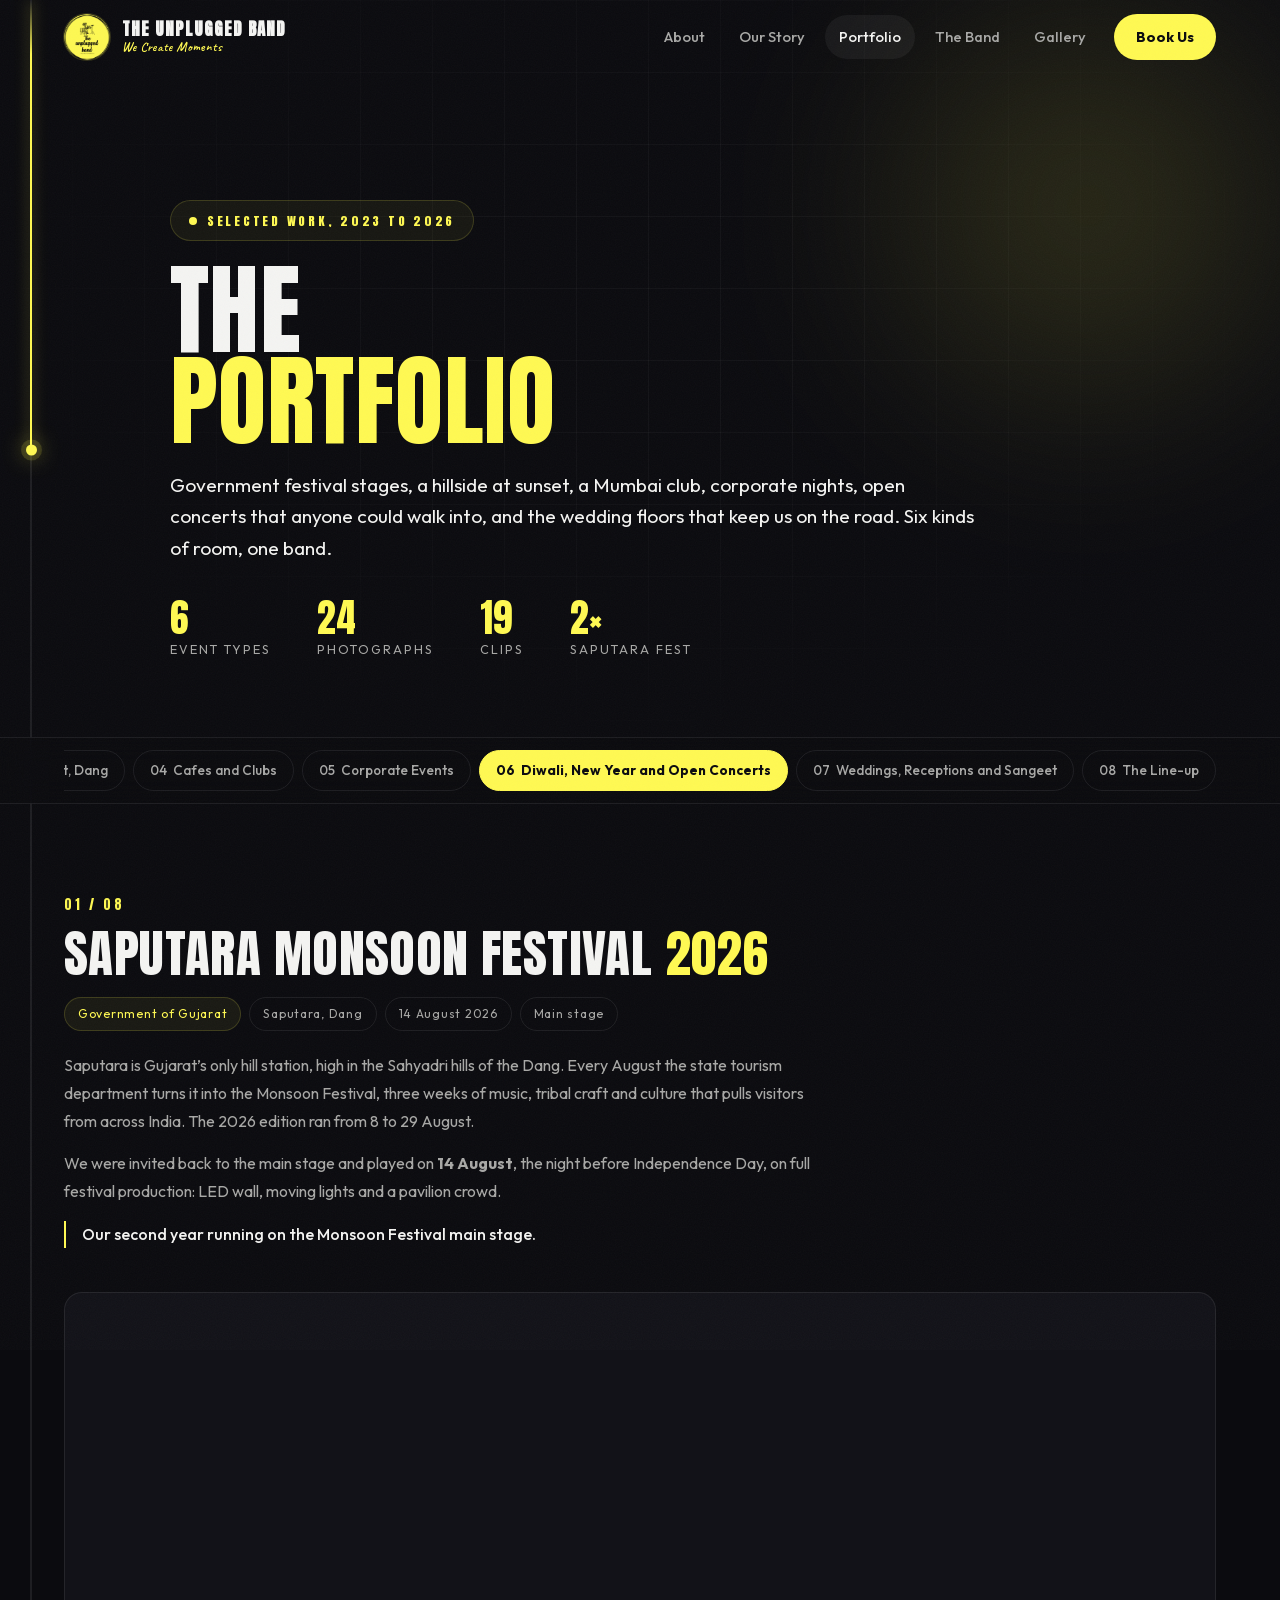
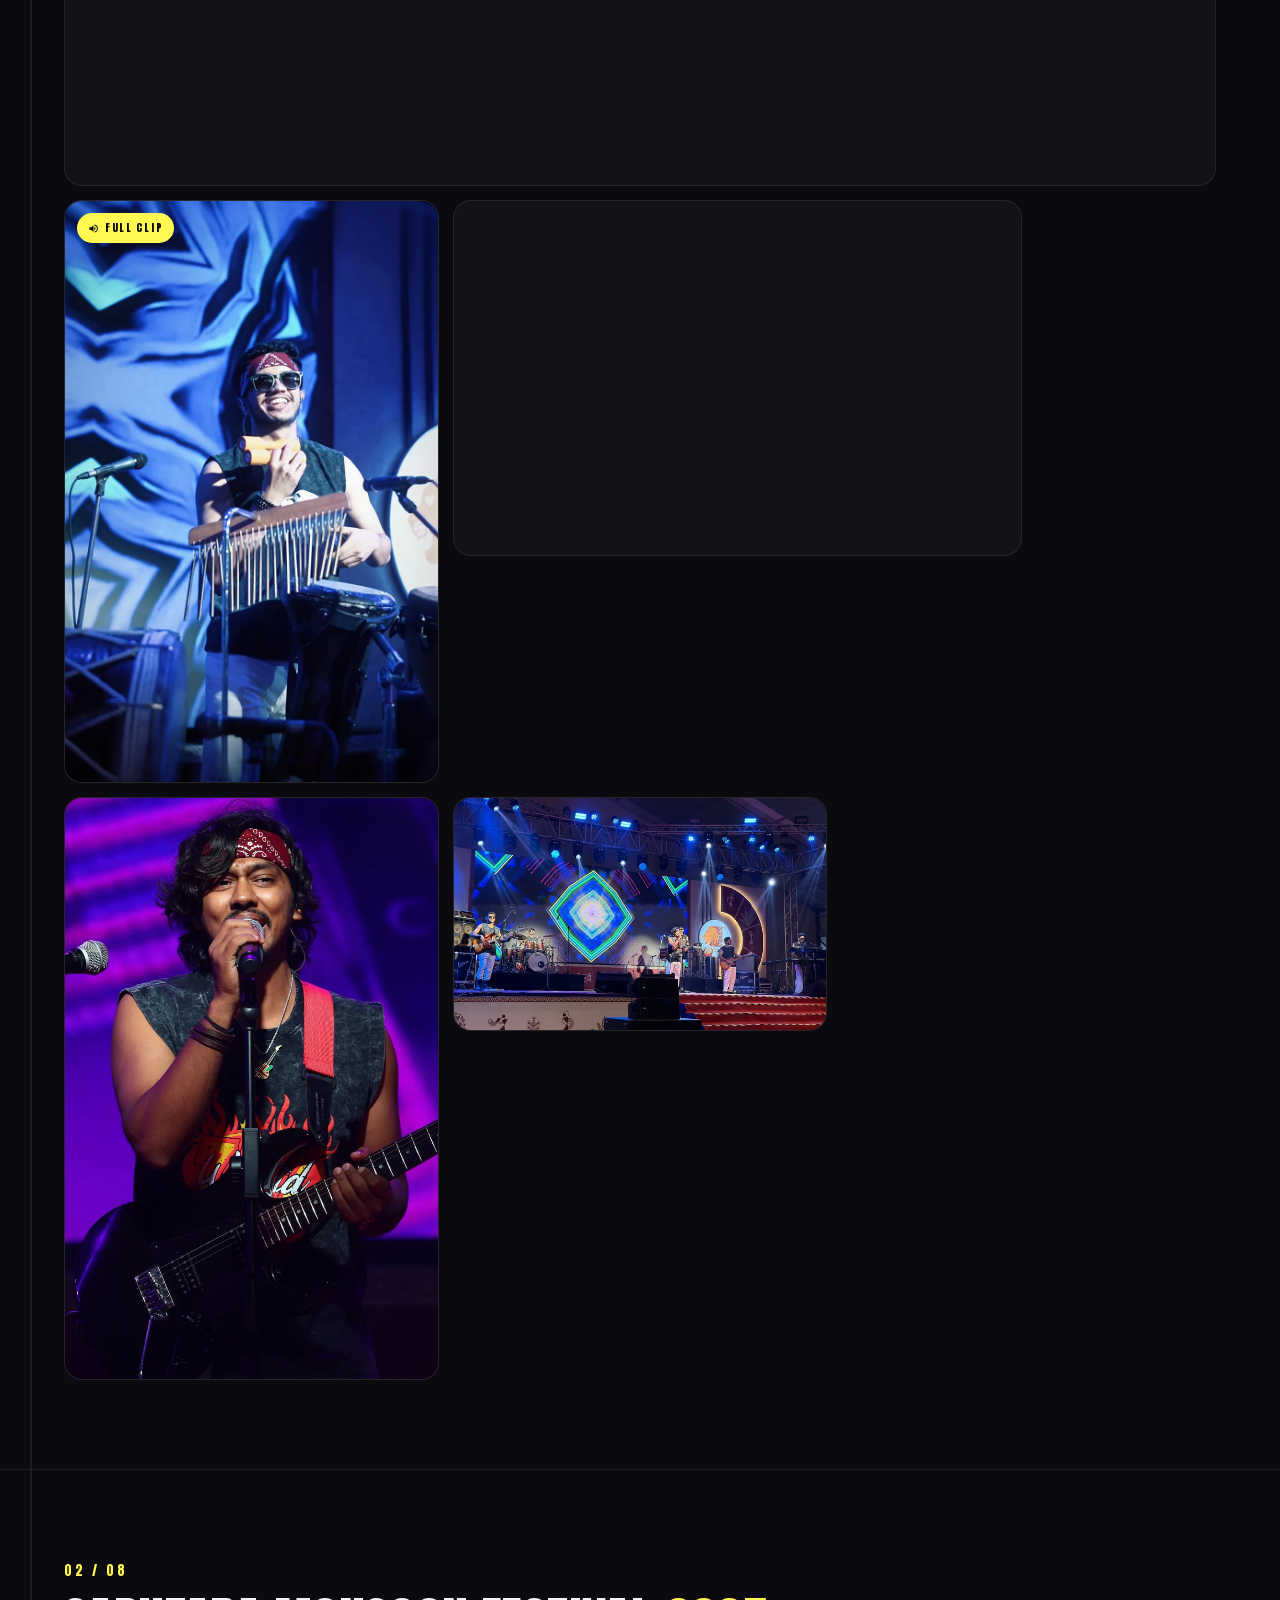
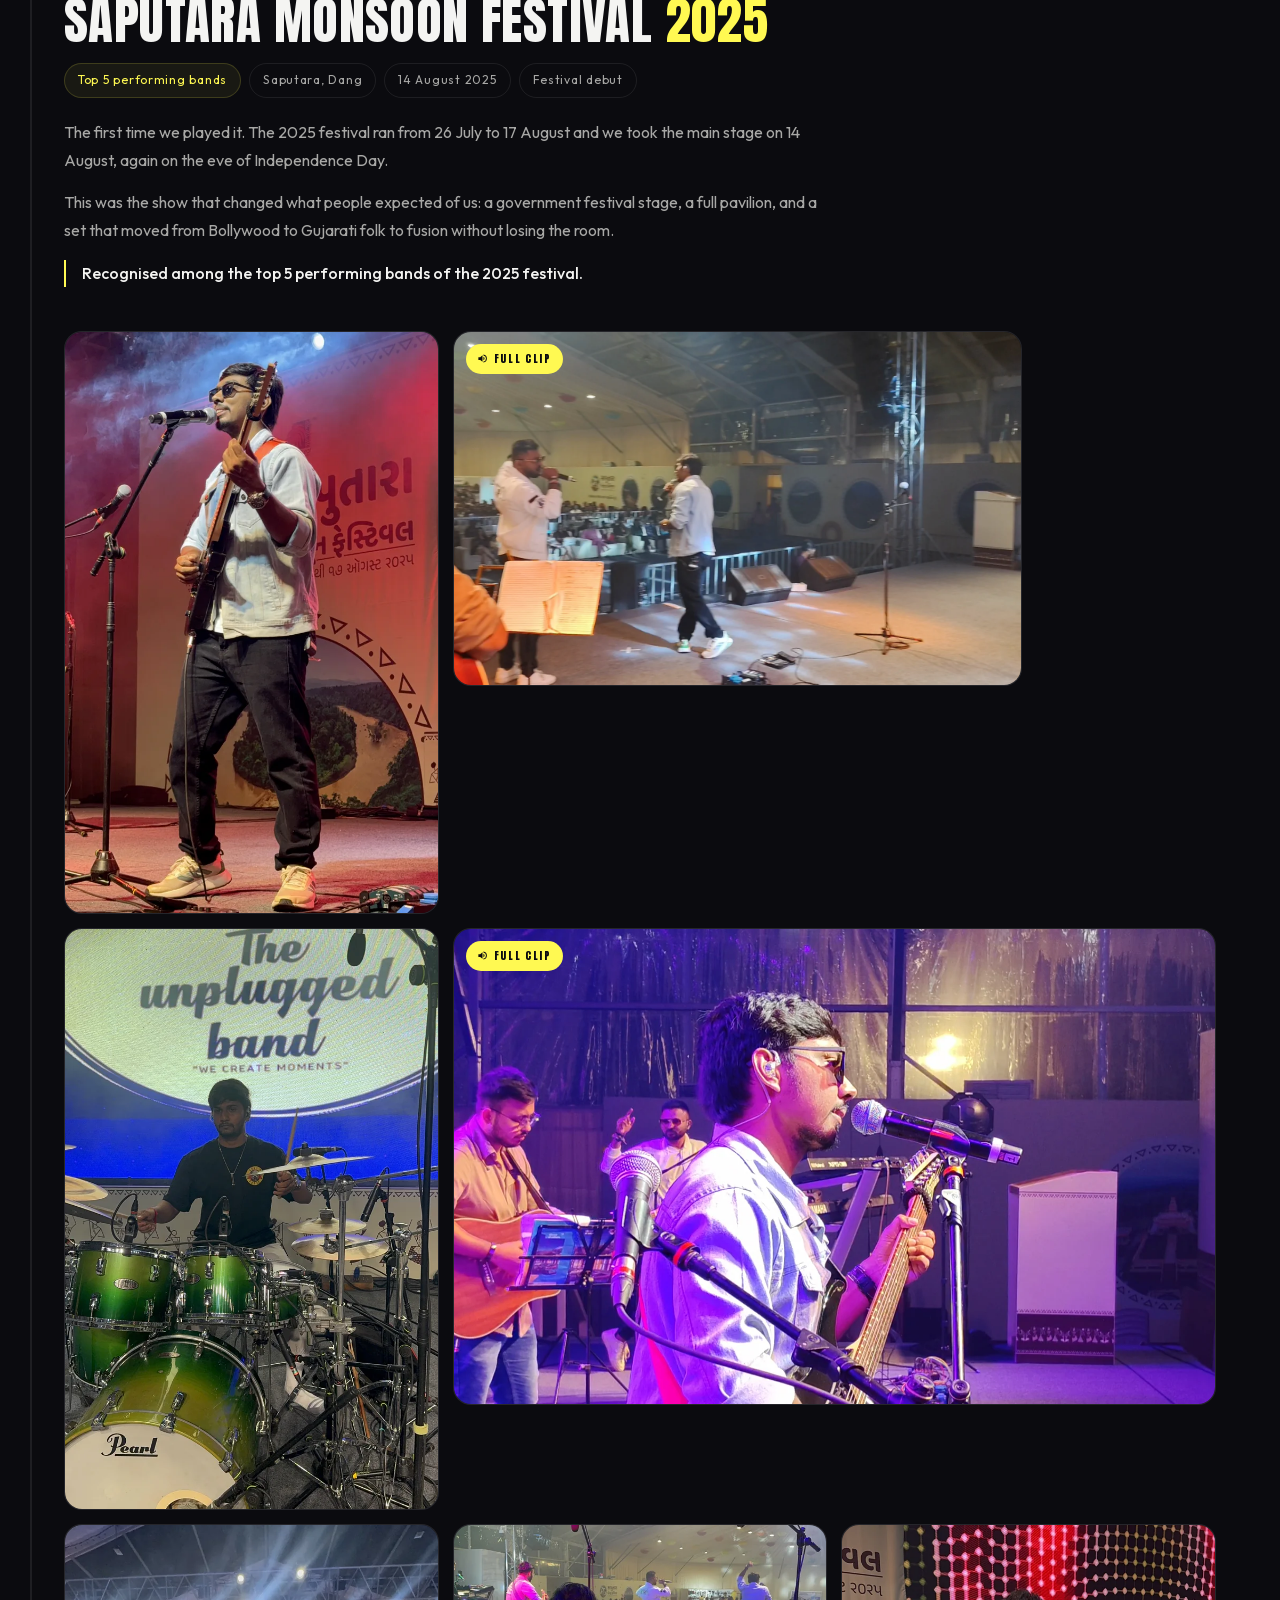
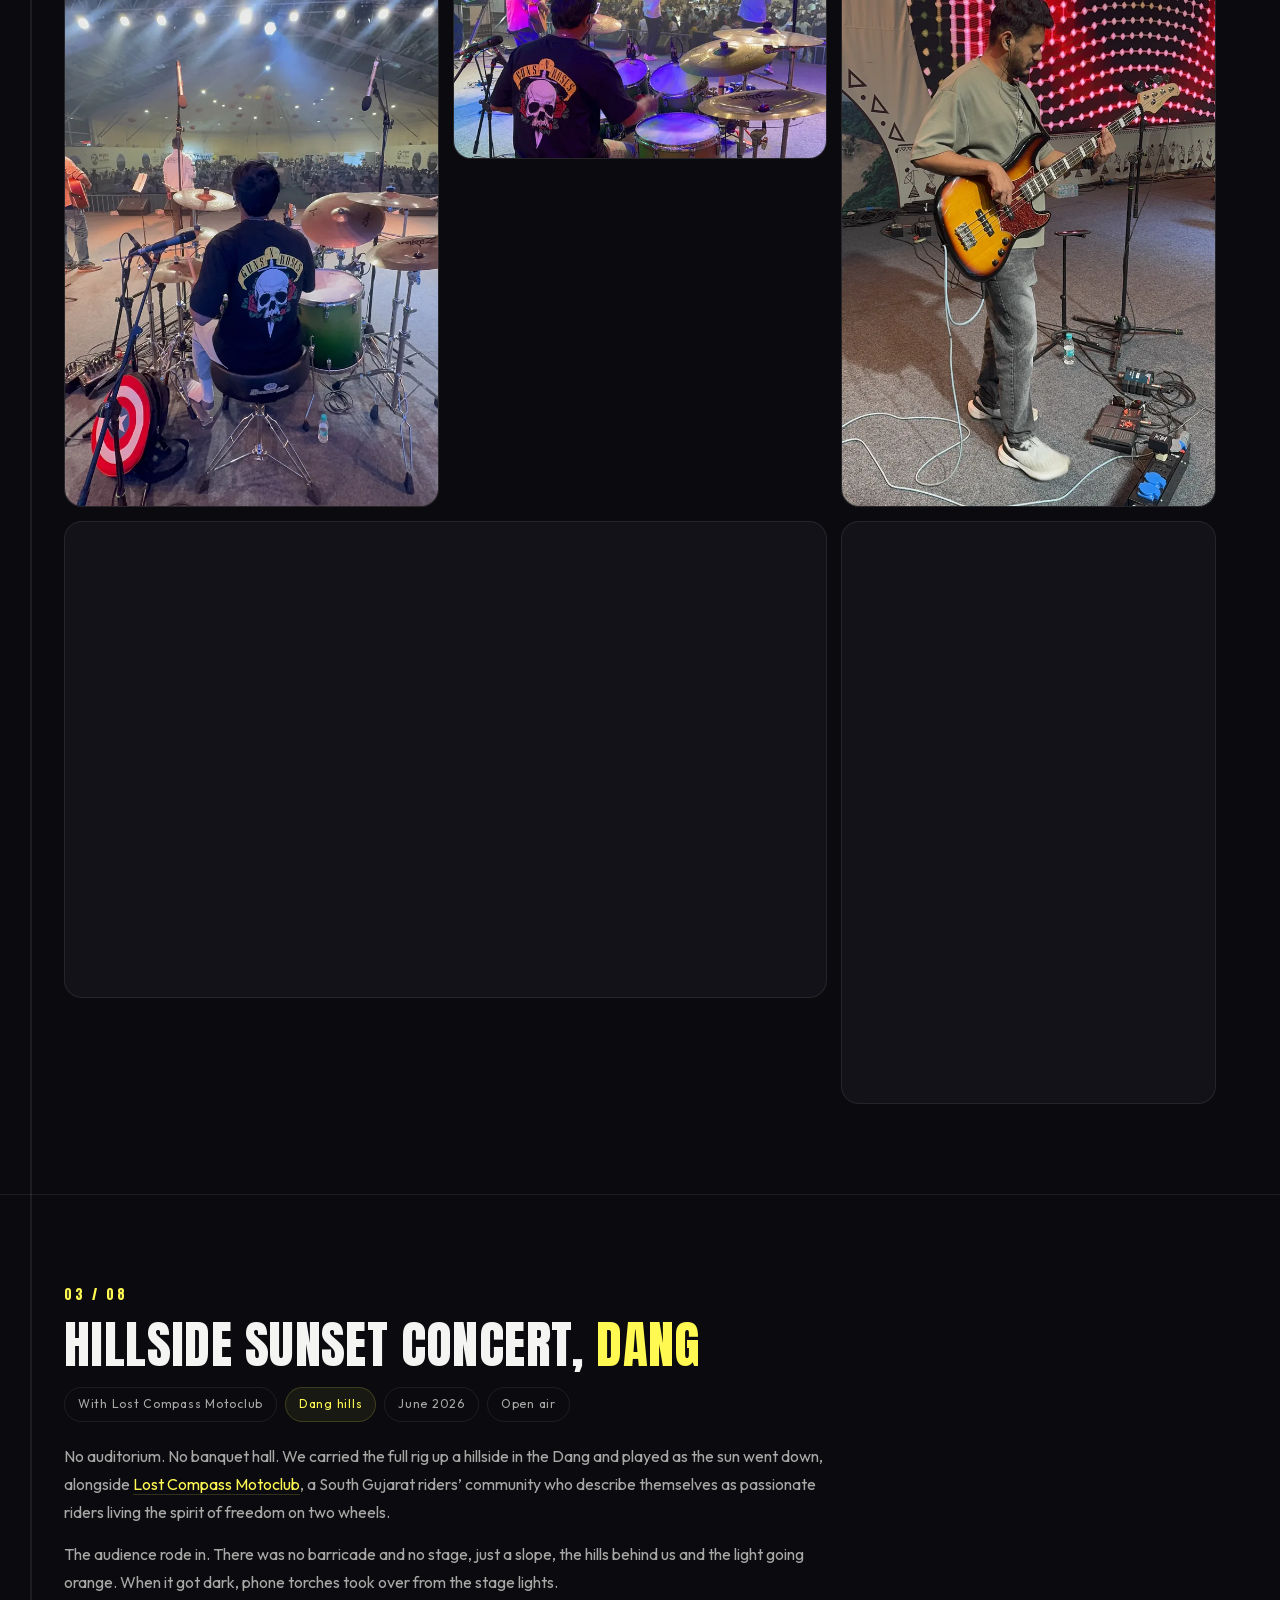
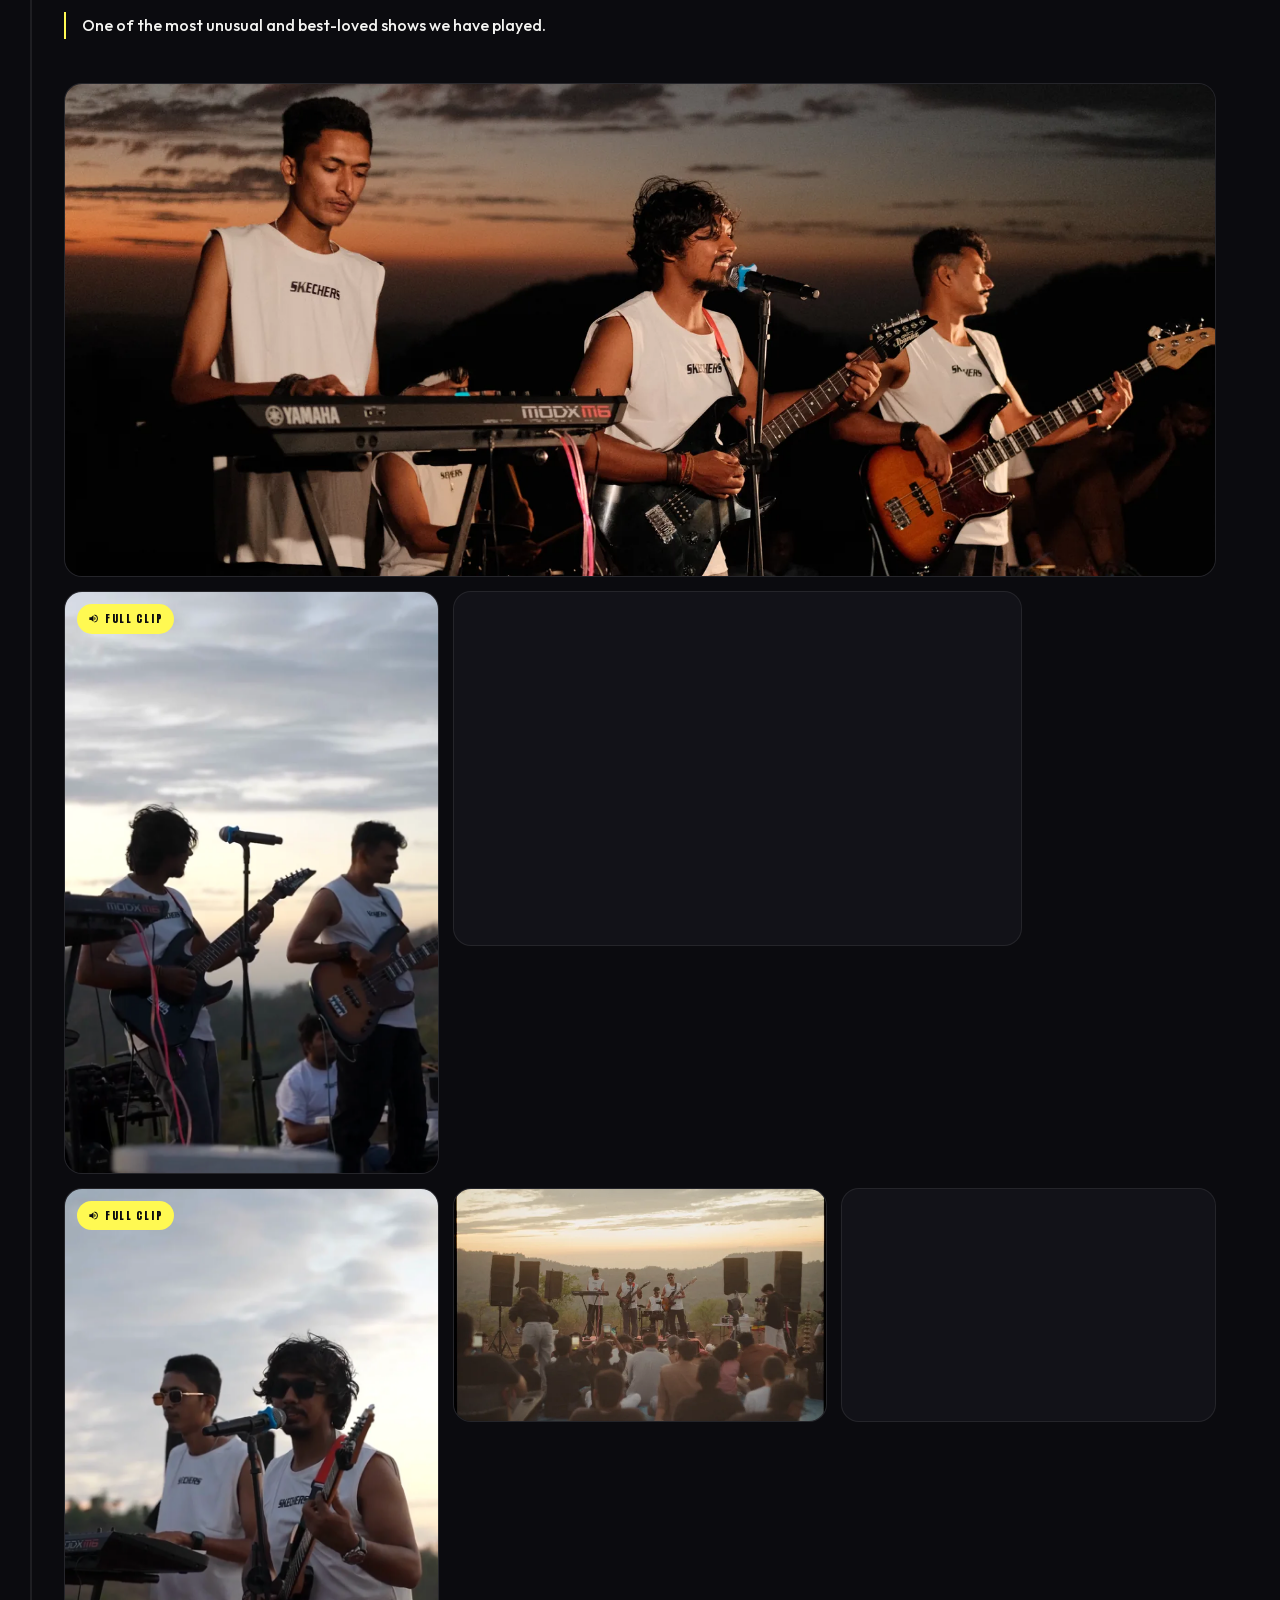
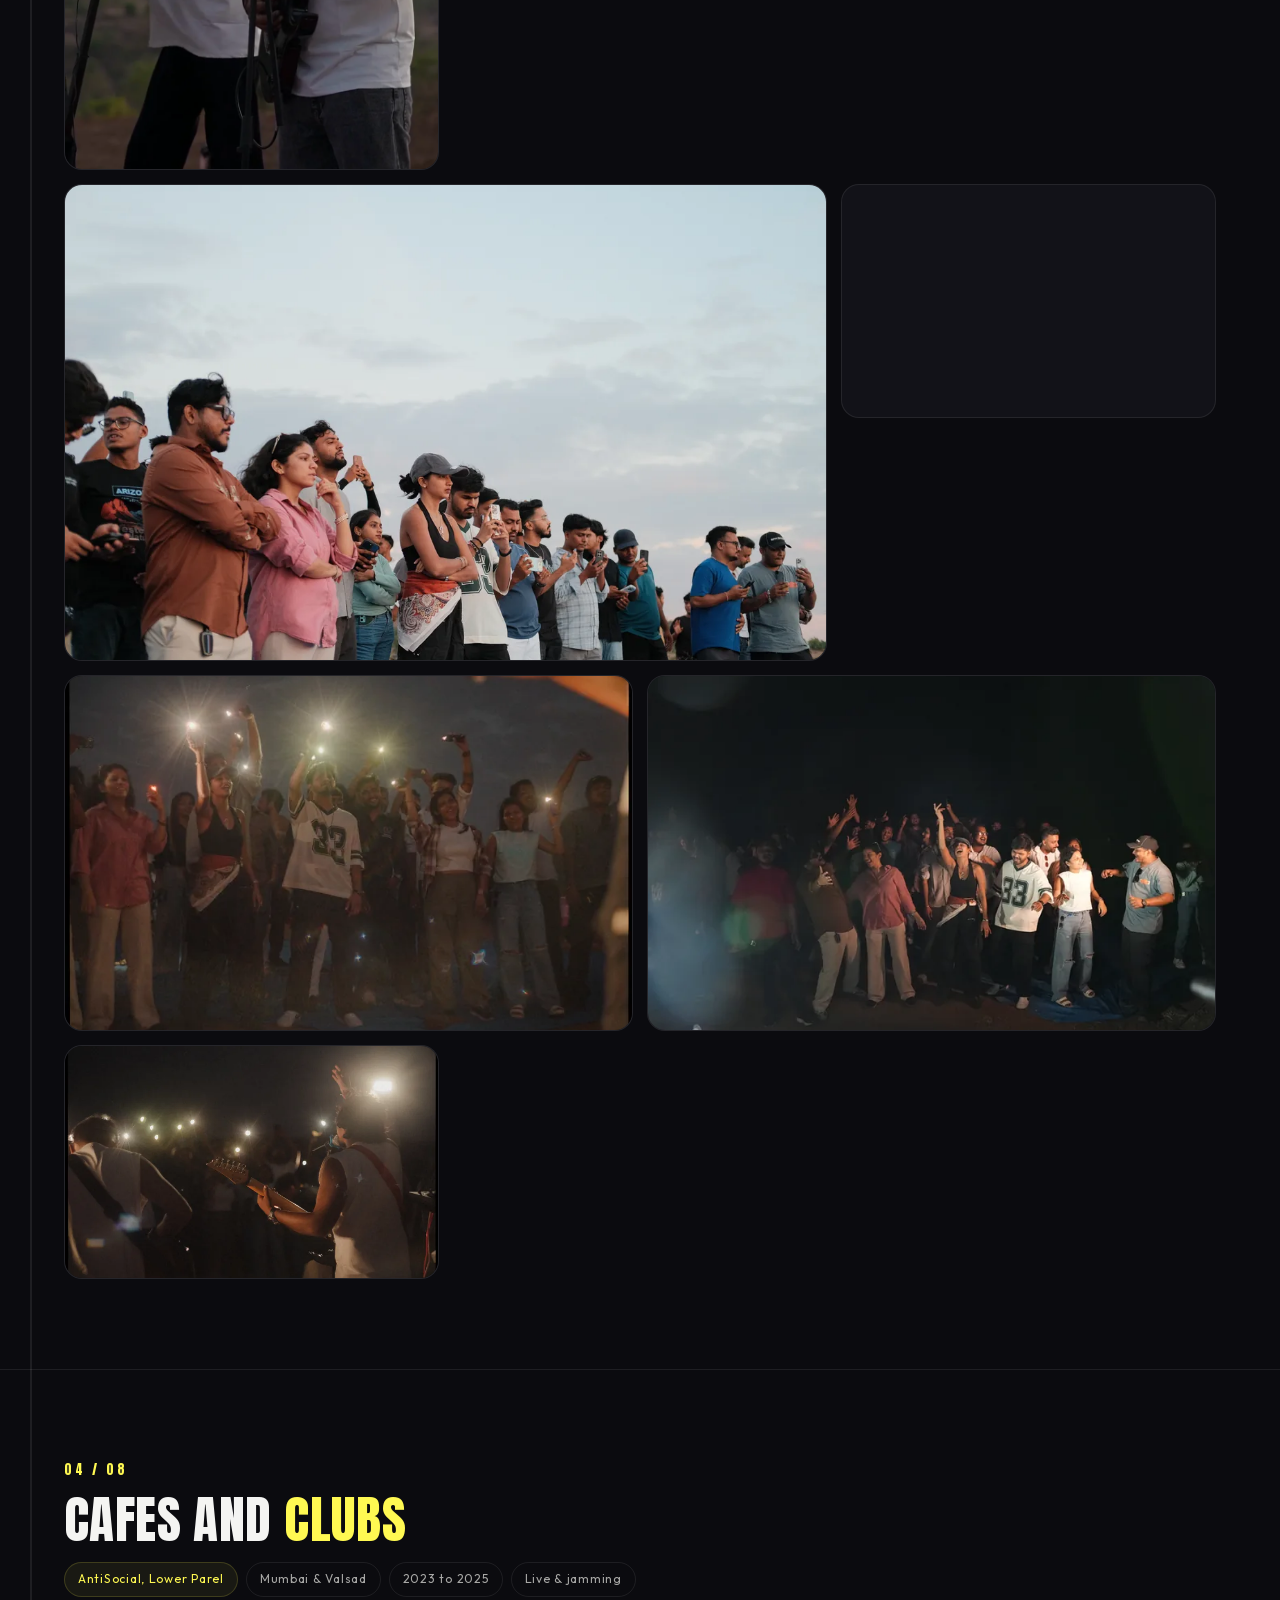
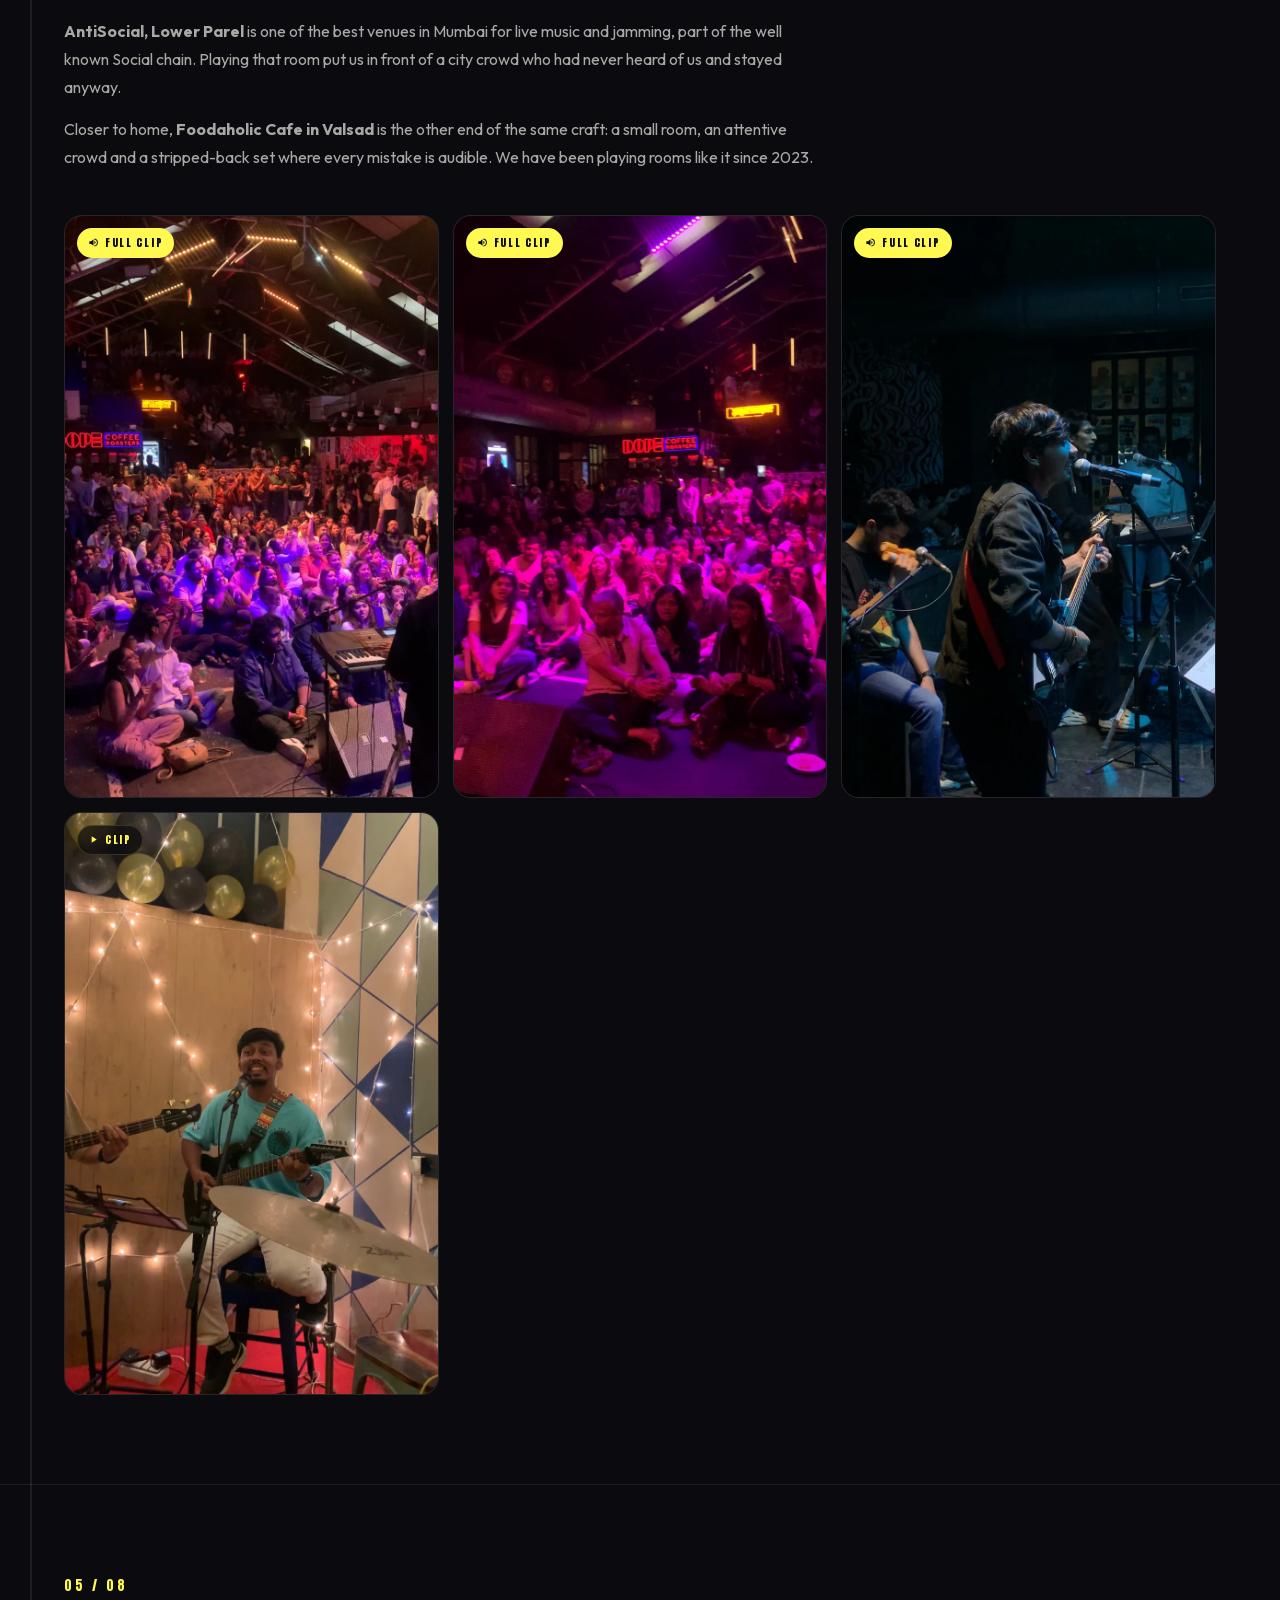
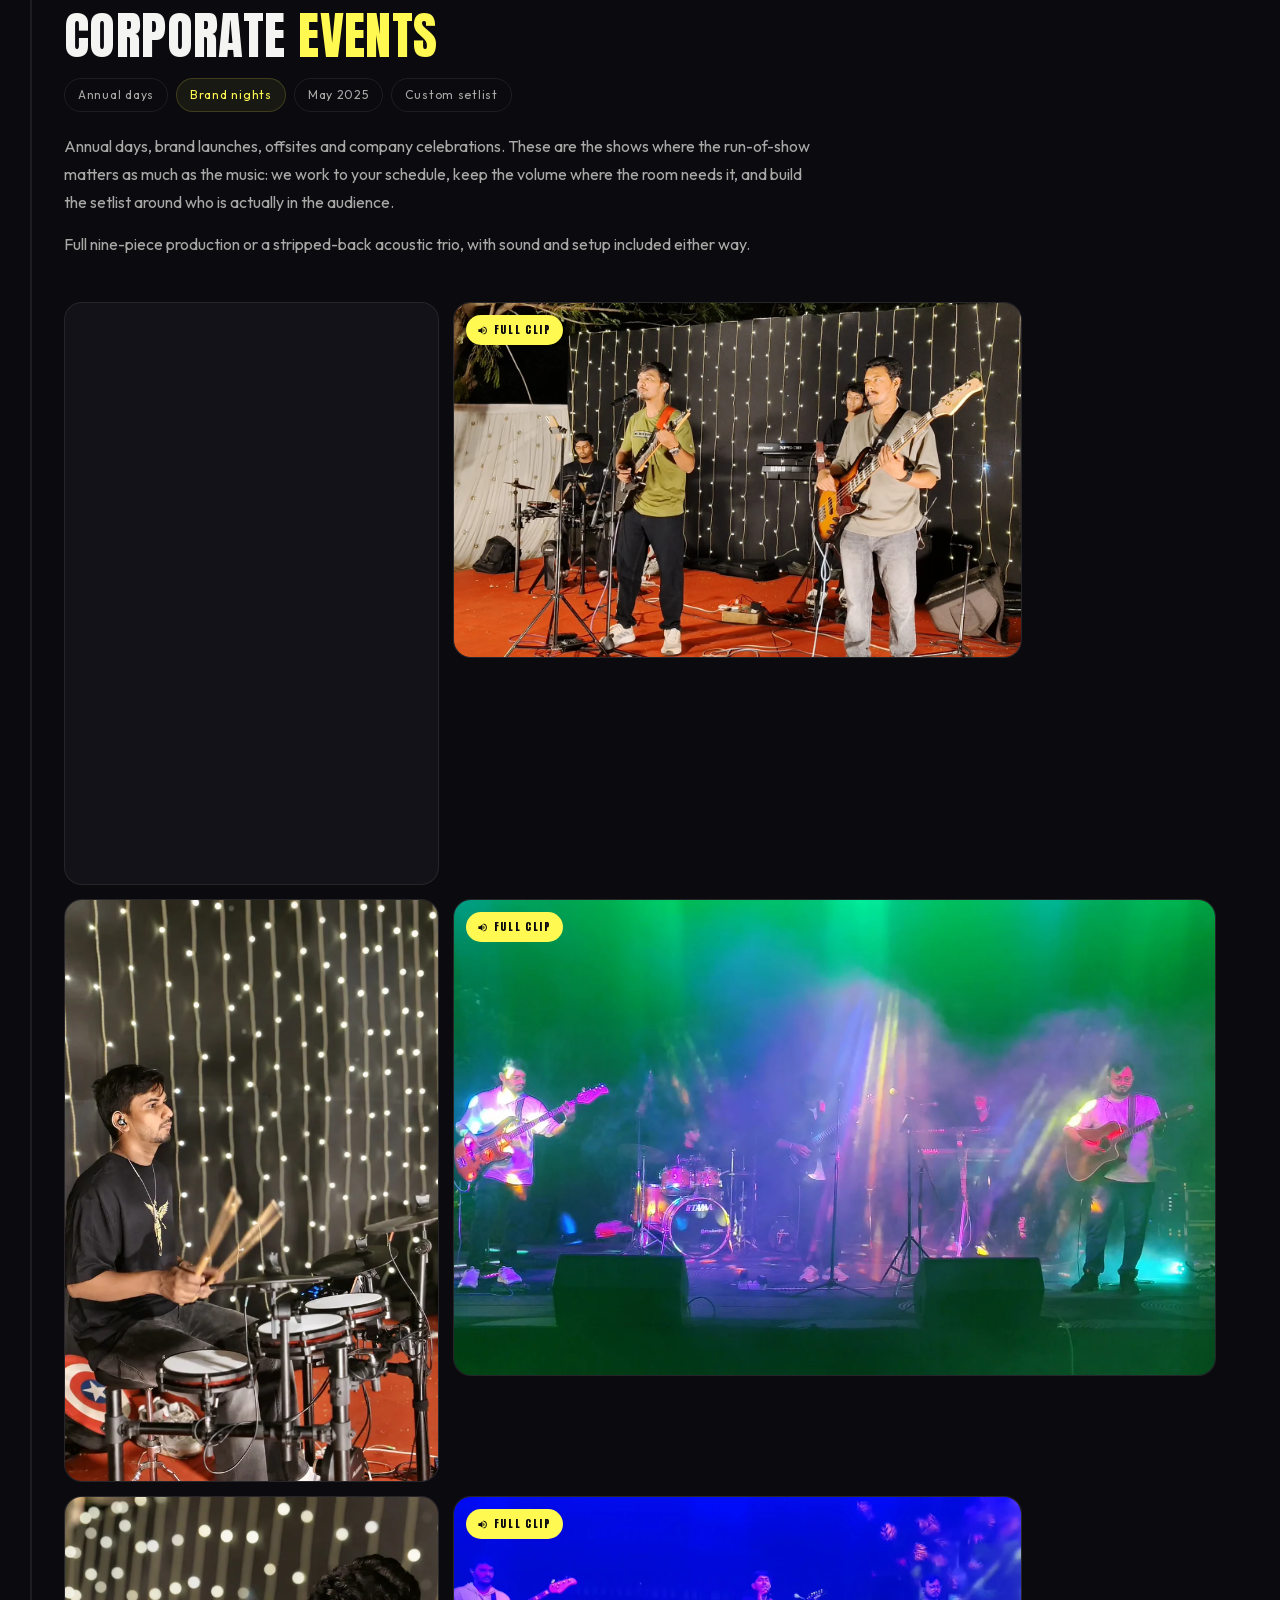
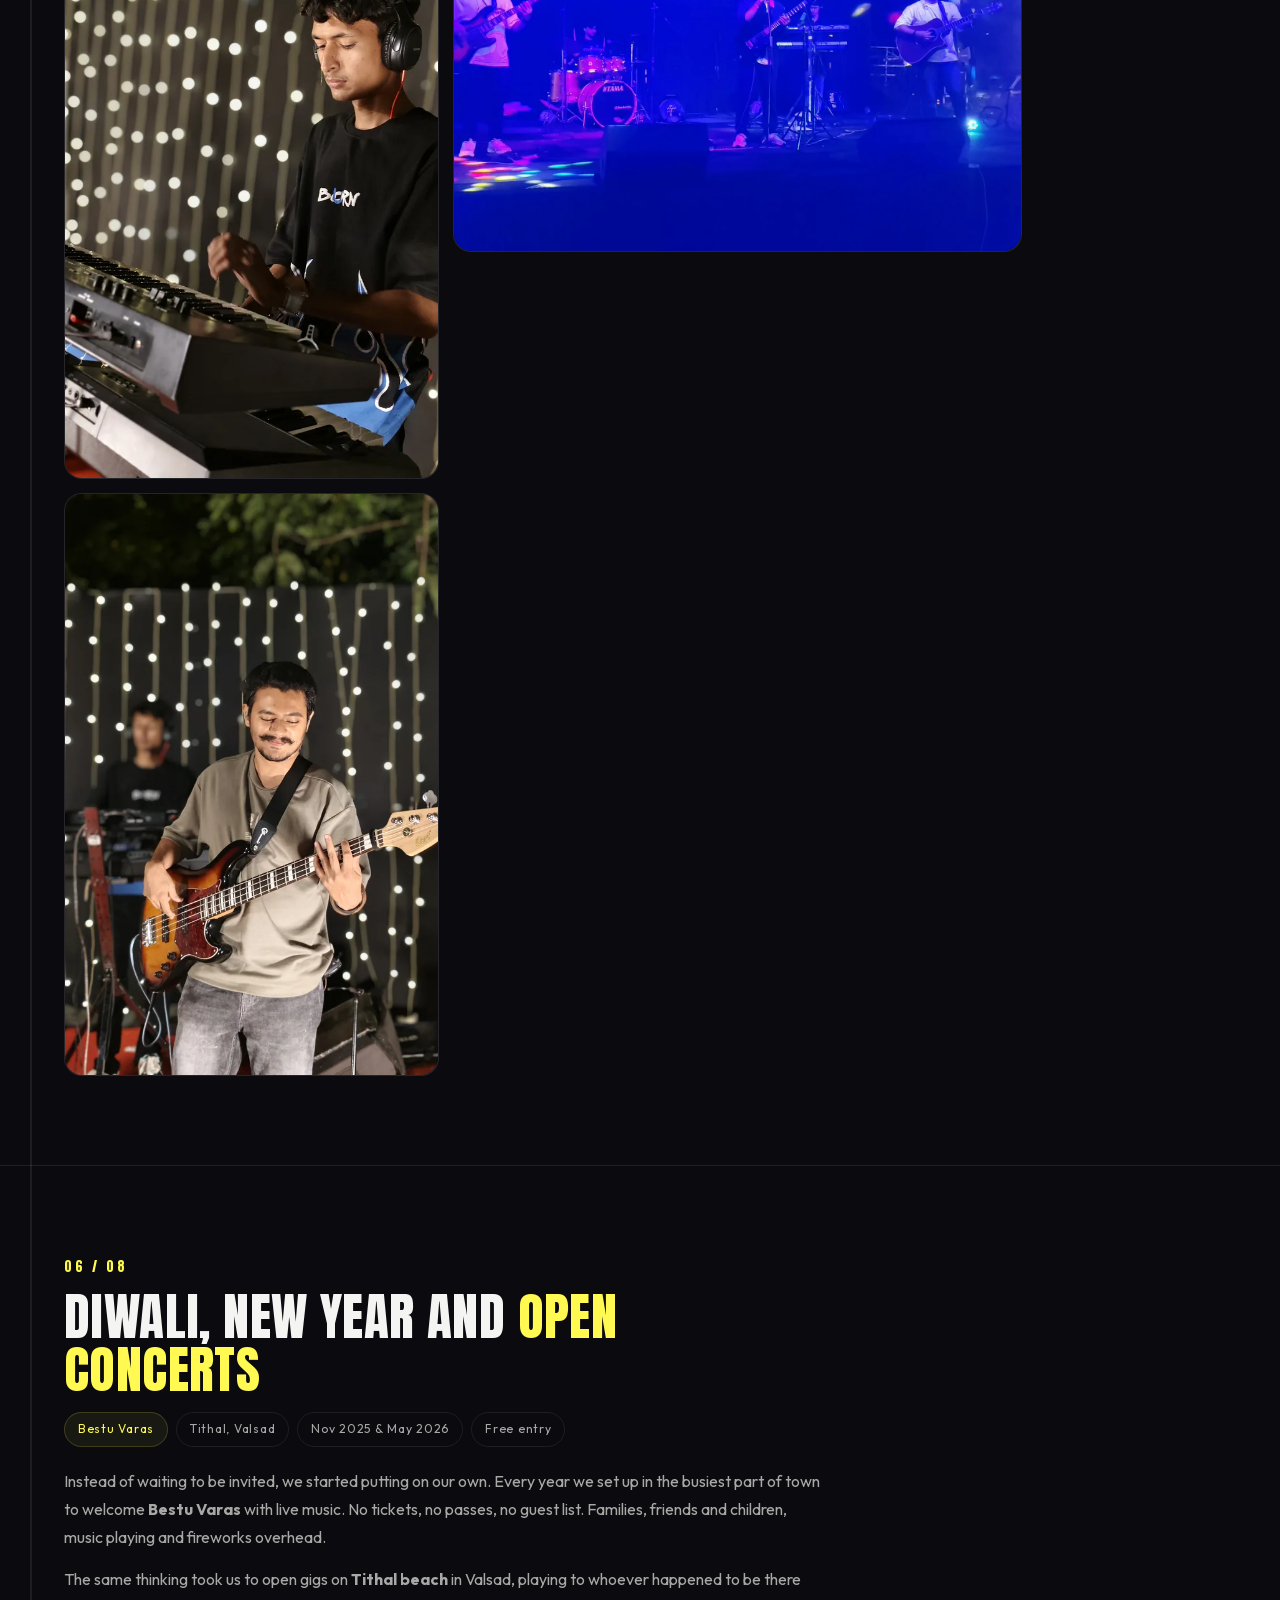
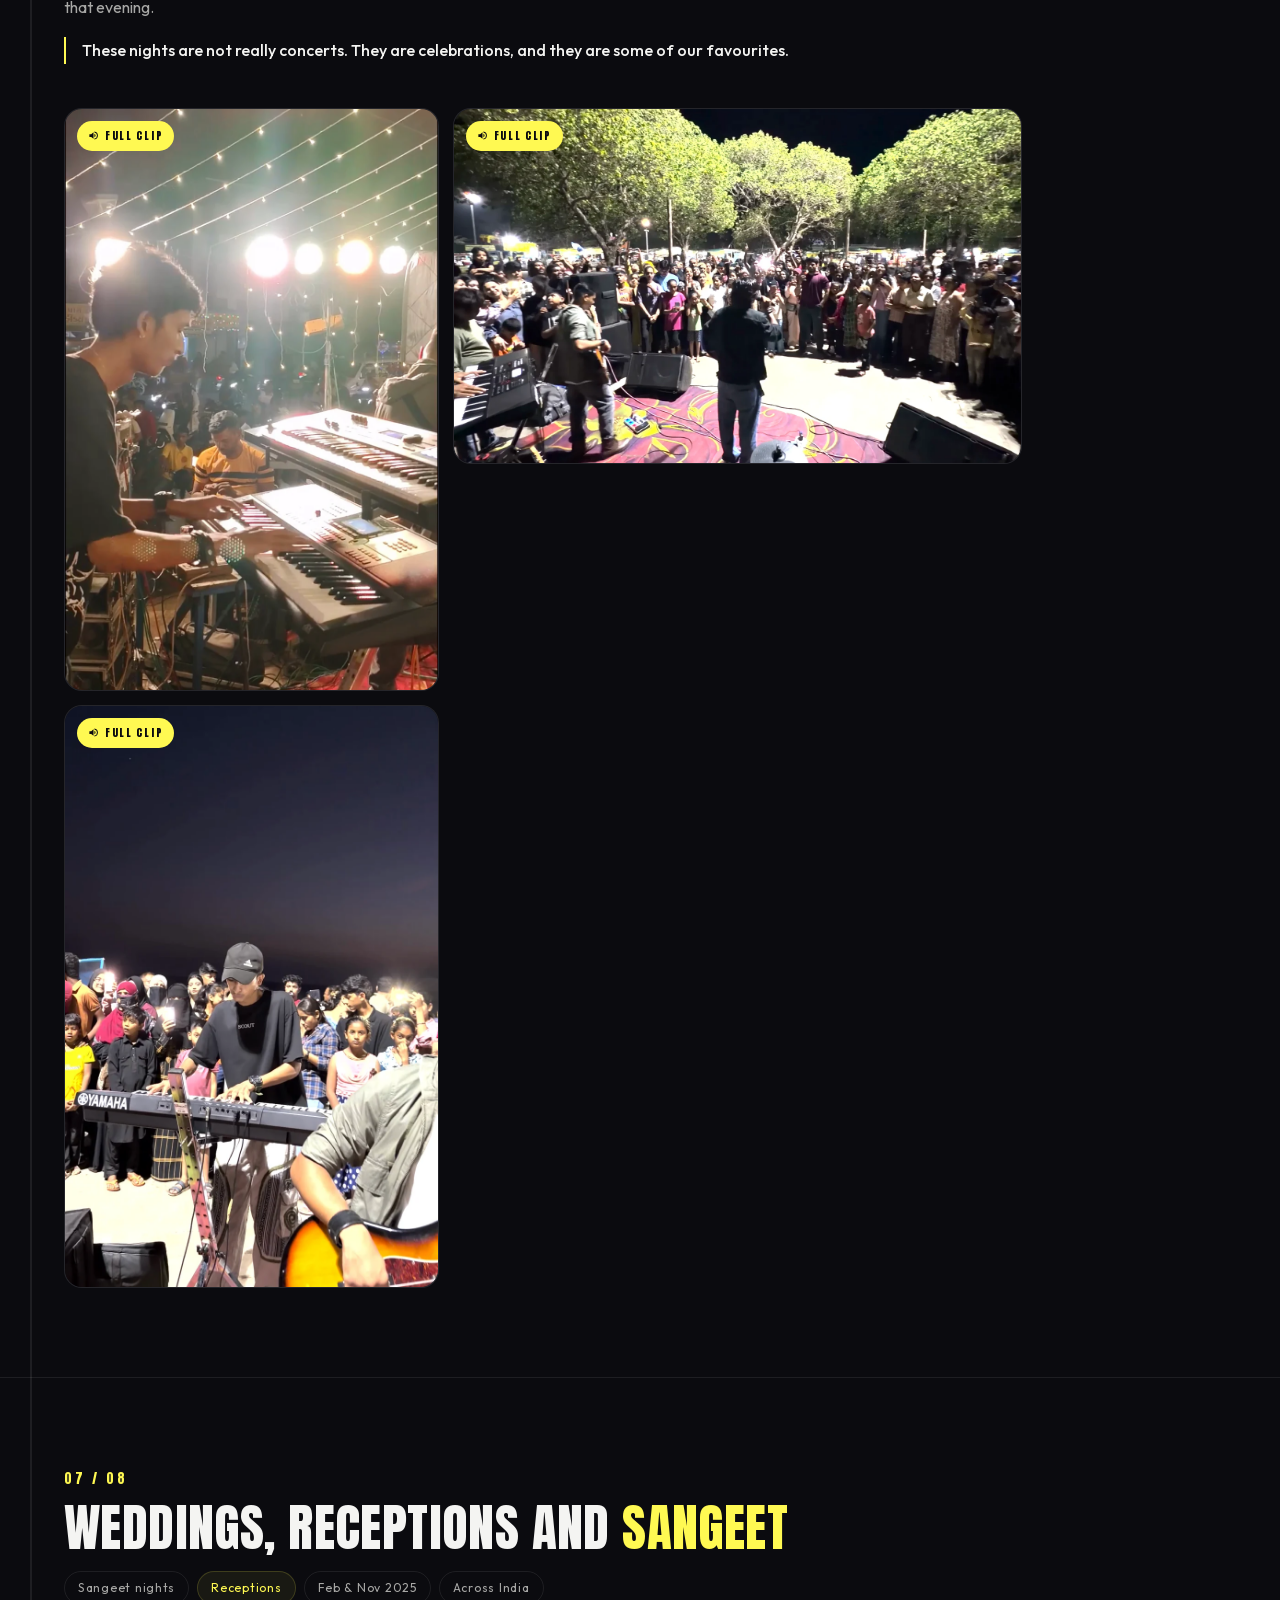
<file: portfolio.html>
<!DOCTYPE html>
<html lang="en">
<head>
<meta charset="UTF-8" />
<meta name="viewport" content="width=device-width, initial-scale=1.0" />
<title>Portfolio | The Unplugged Band, Live Shows Across India</title>
<meta name="description" content="Where The Unplugged Band has played: the Saputara Monsoon Festival for the Government of Gujarat in 2025 and 2026, a hillside sunset concert in the Dang, AntiSocial Mumbai, corporate nights, open Diwali concerts and weddings across India." />
<meta name="keywords" content="Saputara Monsoon Festival band, live band portfolio Gujarat, AntiSocial Mumbai live band, hillside concert Dang, wedding band Gujarat, corporate event band India, The Unplugged Band" />
<meta name="geo.region" content="IN-GJ" />
<meta name="geo.placename" content="Valsad, Gujarat" />
<meta name="author" content="Jay Kadam" />
<link rel="author" href="https://kadamlabs.com" />
<meta name="theme-color" content="#0b0b0f" />

<link rel="icon" href="/favicon.ico" sizes="any" />
<link rel="icon" type="image/png" sizes="96x96" href="/favicon-96x96.png" />
<link rel="icon" type="image/png" sizes="192x192" href="/favicon-192x192.png" />
<link rel="apple-touch-icon" href="/assets/images/apple-touch-icon.png" />
<link rel="manifest" href="/site.webmanifest" />
<link rel="canonical" href="https://theunpluggedband.com/portfolio" />

<meta property="og:type" content="website" />
<meta property="og:site_name" content="The Unplugged Band" />
<meta property="og:title" content="Portfolio | The Unplugged Band" />
<meta property="og:description" content="Saputara Monsoon Festival 2025 and 2026, a hillside sunset concert in the Dang, AntiSocial Mumbai, corporate nights, open Diwali concerts and weddings." />
<meta property="og:locale" content="en_IN" />
<meta property="og:url" content="https://theunpluggedband.com/portfolio" />
<meta property="og:image" content="https://theunpluggedband.com/assets/images/og-image.png" />
<meta name="twitter:card" content="summary_large_image" />

<link rel="preload" href="/assets/fonts/anton-400-latin.woff2" as="font" type="font/woff2" crossorigin />
<link rel="preload" href="/assets/fonts/outfit-400-latin.woff2" as="font" type="font/woff2" crossorigin />
<link rel="stylesheet" href="/css/style.css?v=20260926e" />
<link rel="stylesheet" href="/css/portfolio.css?v=20260926e" />

<script type="application/ld+json">
{
  "@context": "https://schema.org",
  "@type": "CollectionPage",
  "name": "The Unplugged Band, Portfolio",
  "description": "Live shows by The Unplugged Band across India, from the Saputara Monsoon Festival to hillside concerts, clubs, corporate nights, open Diwali concerts and weddings.",
  "url": "https://theunpluggedband.com/portfolio",
  "isPartOf": { "@type": "WebSite", "name": "The Unplugged Band", "url": "https://theunpluggedband.com/" },
  "about": {
    "@type": "MusicGroup",
    "name": "The Unplugged Band",
    "foundingDate": "2021-08-16",
    "url": "https://theunpluggedband.com/",
    "address": { "@type": "PostalAddress", "addressLocality": "Valsad", "addressRegion": "Gujarat", "addressCountry": "IN" }
  },
  "hasPart": [
    {
      "@type": "MusicEvent",
      "name": "Saputara Monsoon Festival 2026",
      "startDate": "2026-08-14",
      "eventStatus": "https://schema.org/EventScheduled",
      "eventAttendanceMode": "https://schema.org/OfflineEventAttendanceMode",
      "location": { "@type": "Place", "name": "Saputara Monsoon Festival", "address": { "@type": "PostalAddress", "addressLocality": "Saputara", "addressRegion": "Gujarat", "addressCountry": "IN" } },
      "performer": { "@type": "MusicGroup", "name": "The Unplugged Band" },
      "organizer": { "@type": "Organization", "name": "Gujarat Tourism, Government of Gujarat" }
    },
    {
      "@type": "MusicEvent",
      "name": "Saputara Monsoon Festival 2025",
      "startDate": "2025-08-14",
      "eventStatus": "https://schema.org/EventScheduled",
      "eventAttendanceMode": "https://schema.org/OfflineEventAttendanceMode",
      "location": { "@type": "Place", "name": "Saputara Monsoon Festival", "address": { "@type": "PostalAddress", "addressLocality": "Saputara", "addressRegion": "Gujarat", "addressCountry": "IN" } },
      "performer": { "@type": "MusicGroup", "name": "The Unplugged Band" },
      "organizer": { "@type": "Organization", "name": "Gujarat Tourism, Government of Gujarat" }
    },
    {
      "@type": "MusicEvent",
      "name": "Hillside Sunset Concert, Dang",
      "startDate": "2026-06-21",
      "eventStatus": "https://schema.org/EventScheduled",
      "eventAttendanceMode": "https://schema.org/OfflineEventAttendanceMode",
      "location": { "@type": "Place", "name": "Dang hills", "address": { "@type": "PostalAddress", "addressRegion": "Gujarat", "addressCountry": "IN" } },
      "performer": { "@type": "MusicGroup", "name": "The Unplugged Band" }
    },
    {
      "@type": "MusicEvent",
      "name": "AntiSocial, Lower Parel",
      "startDate": "2025-12-27",
      "eventStatus": "https://schema.org/EventScheduled",
      "eventAttendanceMode": "https://schema.org/OfflineEventAttendanceMode",
      "location": { "@type": "Place", "name": "AntiSocial, Lower Parel", "address": { "@type": "PostalAddress", "addressLocality": "Mumbai", "addressRegion": "Maharashtra", "addressCountry": "IN" } },
      "performer": { "@type": "MusicGroup", "name": "The Unplugged Band" }
    }
  ]
}
</script>
</head>
<body>

<div class="grain" aria-hidden="true"></div>

<div id="preloader" class="preloader">
  <div class="preloader__inner">
    <img src="/assets/images/logo-256.png" alt="" class="preloader__logo" width="256" height="256" />
    <div class="preloader__bars" aria-hidden="true">
      <span></span><span></span><span></span><span></span><span></span>
    </div>
    <p class="preloader__text">Tuning up<span class="dots"></span></p>
  </div>
</div>

<a class="skip-link" href="#main">Skip to content</a>

<header class="nav" id="nav">
  <div class="nav__inner">
    <a href="/index.html" class="nav__brand" aria-label="The Unplugged Band, home">
      <img src="/assets/images/logo-128.png" alt="The Unplugged Band logo" width="46" height="46" />
      <span class="nav__brand-text">
        <strong>The Unplugged Band</strong>
        <em>We Create Moments</em>
      </span>
    </a>

    <nav class="nav__links" id="navLinks" aria-label="Primary">
      <a href="/index.html#about">About</a>
      <a href="/story.html">Our Story</a>
      <a href="/portfolio.html" class="is-active" aria-current="page">Portfolio</a>
      <a href="/index.html#band">The Band</a>
      <a href="/index.html#gallery">Gallery</a>
      <a href="/index.html#booking" class="nav__cta">Book Us</a>
    </nav>

    <button class="nav__toggle" id="navToggle" aria-label="Toggle menu" aria-expanded="false" aria-controls="navLinks">
      <span></span><span></span><span></span>
    </button>
  </div>
</header>

<main id="main" class="pf-main">

  <!-- ================= HERO ================= -->
  <section class="pf-hero">
    <div class="pf-hero__bg" aria-hidden="true">
      <div class="hero__blob hero__blob--1"></div>
      <div class="hero__grid"></div>
    </div>

    <div class="container pf-hero__inner">
      <p class="pf-hero__eyebrow reveal"><span class="pulse-dot"></span> Selected work, 2023 to 2026</p>
      <h1 class="pf-hero__title">
        <span class="ln reveal">THE</span>
        <span class="ln ln--accent reveal">PORTFOLIO</span>
      </h1>
      <p class="pf-hero__lede reveal">
        Government festival stages, a hillside at sunset, a Mumbai club, corporate nights, open concerts
        that anyone could walk into, and the wedding floors that keep us on the road. Six kinds of room,
        one band.
      </p>
      <div class="pf-hero__stats reveal">
        <div class="stat"><span class="stat__num" data-count="6">0</span><span class="stat__label">Event types</span></div>
        <div class="stat"><span class="stat__num" data-count="24">0</span><span class="stat__label">Photographs</span></div>
        <div class="stat"><span class="stat__num" data-count="19">0</span><span class="stat__label">Clips</span></div>
        <div class="stat"><span class="stat__num">2×</span><span class="stat__label">Saputara Fest</span></div>
      </div>
    </div>
  </section>

  <!-- ================= JUMP NAV ================= -->
  <nav class="pf-jump" id="pfJump" aria-label="Jump to event">
    <div class="container pf-jump__track">
      <a href="#saputara-2026">01 &nbsp;Saputara Monsoon Festival 2026</a>
      <a href="#saputara-2025">02 &nbsp;Saputara Monsoon Festival 2025</a>
      <a href="#hillside">03 &nbsp;Hillside Sunset Concert, Dang</a>
      <a href="#cafes">04 &nbsp;Cafes and Clubs</a>
      <a href="#corporate">05 &nbsp;Corporate Events</a>
      <a href="#diwali">06 &nbsp;Diwali, New Year and Open Concerts</a>
      <a href="#wedding">07 &nbsp;Weddings, Receptions and Sangeet</a>
      <a href="#lineup">08 &nbsp;The Line-up</a>
    </div>
  </nav>

  <div class="pf-beam" id="pfBeam" aria-hidden="true">
    <span class="pf-beam__rail"></span>
    <span class="pf-beam__fill"></span>
    <span class="pf-beam__dot"></span>
  </div>

  <section class="pf-event" id="saputara-2026">
    <div class="container">
      <div class="pf-event__head">
        <span class="pf-event__index reveal">01 / 08</span>
        <h2 class="pf-event__title reveal">Saputara Monsoon Festival <span class="hl">2026</span></h2>
        <div class="pf-event__meta reveal">
            <span class="pf-chip pf-chip--accent">Government of Gujarat</span>
            <span class="pf-chip">Saputara, Dang</span>
            <span class="pf-chip">14 August 2026</span>
            <span class="pf-chip">Main stage</span>
        </div>
          <p class="pf-event__desc reveal">Saputara is Gujarat’s only hill station, high in the Sahyadri hills of the Dang. Every August the state tourism department turns it into the Monsoon Festival, three weeks of music, tribal craft and culture that pulls visitors from across India. The 2026 edition ran from 8 to 29 August.</p>
          <p class="pf-event__desc reveal">We were invited back to the main stage and played on <strong>14 August</strong>, the night before Independence Day, on full festival production: LED wall, moving lights and a pavilion crowd.</p>
          <p class="pf-event__note reveal">Our second year running on the Monsoon Festival main stage.</p>
      </div>

      <div class="pf-grid">
        <figure class="pf-item pf-item--hero reveal" tabindex="0" role="button"
          data-type="image" data-full="/assets/portfolio/img/saputara-01-0p9a4946-full.webp"
          data-caption="Full band on the Monsoon Festival main stage" data-event="Saputara Monsoon Festival 2026"
          aria-label="Full band on the Monsoon Festival main stage, open larger">
          <img src="/assets/portfolio/img/saputara-01-0p9a4946-2400.webp" srcset="/assets/portfolio/img/saputara-01-0p9a4946-700.webp 700w, /assets/portfolio/img/saputara-01-0p9a4946-1100.webp 1100w, /assets/portfolio/img/saputara-01-0p9a4946-1700.webp 1700w, /assets/portfolio/img/saputara-01-0p9a4946-2400.webp 2400w" sizes="(max-width: 760px) 90vw, (max-width: 1311px) 90vw, 1180px" alt="Full band on the Monsoon Festival main stage" width="2400" height="1600" loading="lazy" decoding="async" />
          <span class="pf-item__glow" aria-hidden="true"></span>
          <figcaption class="pf-item__cap">Full band on the Monsoon Festival main stage</figcaption>
        </figure>
        <figure class="pf-item pf-item--tall reveal" tabindex="0" role="button"
          data-type="video" data-full="/assets/portfolio/video/saputara-03-1-main-reel.mp4" data-yt="CYbMNA2BlJ4" data-yt-vertical="1"
          data-caption="2026 highlights" data-event="Saputara Monsoon Festival 2026"
          aria-label="2026 highlights, play with sound">
          <video data-src="/assets/portfolio/video/saputara-03-1-main-reel.mp4" poster="/assets/portfolio/img/saputara-03-1-main-reel-poster.webp" muted loop playsinline preload="none"
                 width="810" height="1440" aria-hidden="true"></video>
          <span class="pf-item__badge pf-item__badge--sound"><svg viewBox="0 0 24 24" fill="currentColor" aria-hidden="true"><path d="M3 9v6h4l5 4V5L7 9H3zm13.5 3a4.5 4.5 0 0 0-2.5-4v8a4.5 4.5 0 0 0 2.5-4zM14 3.2v2.1a6.8 6.8 0 0 1 0 13.4v2.1a8.9 8.9 0 0 0 0-17.6z"/></svg>Full clip</span>
          <span class="pf-item__glow" aria-hidden="true"></span>
          <figcaption class="pf-item__cap">2026 highlights</figcaption>
        </figure>
        <figure class="pf-item pf-item--half reveal" tabindex="0" role="button"
          data-type="image" data-full="/assets/portfolio/img/saputara-02-live-performance-flags-full.webp"
          data-caption="Independence Day set, tricolour flying" data-event="Saputara Monsoon Festival 2026"
          aria-label="Independence Day set, tricolour flying, open larger">
          <img src="/assets/portfolio/img/saputara-02-live-performance-flags-1700.webp" srcset="/assets/portfolio/img/saputara-02-live-performance-flags-700.webp 700w, /assets/portfolio/img/saputara-02-live-performance-flags-1100.webp 1100w, /assets/portfolio/img/saputara-02-live-performance-flags-1700.webp 1700w" sizes="(max-width: 760px) 90vw, (max-width: 1311px) 45vw, 583px" alt="Independence Day set, tricolour flying" width="1700" height="1134" loading="lazy" decoding="async" />
          <span class="pf-item__glow" aria-hidden="true"></span>
          <figcaption class="pf-item__cap">Independence Day set, tricolour flying</figcaption>
        </figure>
        <figure class="pf-item pf-item--tall reveal" tabindex="0" role="button"
          data-type="image" data-full="/assets/portfolio/img/saputara-03-06-lead-vocals-guitar-full.webp"
          data-caption="Rajat Lad on lead vocals and guitar" data-event="Saputara Monsoon Festival 2026"
          aria-label="Rajat Lad on lead vocals and guitar, open larger">
          <img src="/assets/portfolio/img/saputara-03-06-lead-vocals-guitar-1100.webp" srcset="/assets/portfolio/img/saputara-03-06-lead-vocals-guitar-700.webp 700w, /assets/portfolio/img/saputara-03-06-lead-vocals-guitar-1100.webp 1100w" sizes="(max-width: 760px) 90vw, (max-width: 1311px) 30vw, 384px" alt="Rajat Lad on lead vocals and guitar" width="1100" height="1650" loading="lazy" decoding="async" />
          <span class="pf-item__glow" aria-hidden="true"></span>
          <figcaption class="pf-item__cap">Rajat Lad on lead vocals and guitar</figcaption>
        </figure>
        <figure class="pf-item pf-item--third reveal" tabindex="0" role="button"
          data-type="image" data-full="/assets/portfolio/img/saputara-04-05-stage-production-wide-full.webp"
          data-caption="Government of Gujarat stage production" data-event="Saputara Monsoon Festival 2026"
          aria-label="Government of Gujarat stage production, open larger">
          <img src="/assets/portfolio/img/saputara-04-05-stage-production-wide-1700.webp" srcset="/assets/portfolio/img/saputara-04-05-stage-production-wide-700.webp 700w, /assets/portfolio/img/saputara-04-05-stage-production-wide-1100.webp 1100w, /assets/portfolio/img/saputara-04-05-stage-production-wide-1700.webp 1700w" sizes="(max-width: 760px) 90vw, (max-width: 1311px) 30vw, 384px" alt="Government of Gujarat stage production" width="1700" height="1275" loading="lazy" decoding="async" />
          <span class="pf-item__glow" aria-hidden="true"></span>
          <figcaption class="pf-item__cap">Government of Gujarat stage production</figcaption>
        </figure>
      </div>
    </div>
  </section>

  <section class="pf-event" id="saputara-2025">
    <div class="container">
      <div class="pf-event__head">
        <span class="pf-event__index reveal">02 / 08</span>
        <h2 class="pf-event__title reveal">Saputara Monsoon Festival <span class="hl">2025</span></h2>
        <div class="pf-event__meta reveal">
            <span class="pf-chip pf-chip--accent">Top 5 performing bands</span>
            <span class="pf-chip">Saputara, Dang</span>
            <span class="pf-chip">14 August 2025</span>
            <span class="pf-chip">Festival debut</span>
        </div>
          <p class="pf-event__desc reveal">The first time we played it. The 2025 festival ran from 26 July to 17 August and we took the main stage on 14 August, again on the eve of Independence Day.</p>
          <p class="pf-event__desc reveal">This was the show that changed what people expected of us: a government festival stage, a full pavilion, and a set that moved from Bollywood to Gujarati folk to fusion without losing the room.</p>
          <p class="pf-event__note reveal">Recognised among the top 5 performing bands of the 2025 festival.</p>
      </div>

      <div class="pf-grid">
        <figure class="pf-item pf-item--tall reveal" tabindex="0" role="button"
          data-type="image" data-full="/assets/portfolio/img/saputara-05-2025-08-14-19-32-img-1529-full.webp"
          data-caption="On stage under the Saputara Monsoon Festival banner" data-event="Saputara Monsoon Festival 2025"
          aria-label="On stage under the Saputara Monsoon Festival banner, open larger">
          <img src="/assets/portfolio/img/saputara-05-2025-08-14-19-32-img-1529-1700.webp" srcset="/assets/portfolio/img/saputara-05-2025-08-14-19-32-img-1529-700.webp 700w, /assets/portfolio/img/saputara-05-2025-08-14-19-32-img-1529-1100.webp 1100w, /assets/portfolio/img/saputara-05-2025-08-14-19-32-img-1529-1700.webp 1700w" sizes="(max-width: 760px) 90vw, (max-width: 1311px) 30vw, 384px" alt="On stage under the Saputara Monsoon Festival banner" width="1700" height="3021" loading="lazy" decoding="async" />
          <span class="pf-item__glow" aria-hidden="true"></span>
          <figcaption class="pf-item__cap">On stage under the Saputara Monsoon Festival banner</figcaption>
        </figure>
        <figure class="pf-item pf-item--half reveal" tabindex="0" role="button"
          data-type="video" data-full="/assets/portfolio/video/saputara-01-illahi.mp4" data-yt="j6q_eIXcmdc"
          data-caption="Illahi" data-event="Saputara Monsoon Festival 2025"
          aria-label="Illahi, play with sound">
          <video data-src="/assets/portfolio/video/saputara-01-illahi.mp4" poster="/assets/portfolio/img/saputara-01-illahi-poster.webp" muted loop playsinline preload="none"
                 width="1600" height="900" aria-hidden="true"></video>
          <span class="pf-item__badge pf-item__badge--sound"><svg viewBox="0 0 24 24" fill="currentColor" aria-hidden="true"><path d="M3 9v6h4l5 4V5L7 9H3zm13.5 3a4.5 4.5 0 0 0-2.5-4v8a4.5 4.5 0 0 0 2.5-4zM14 3.2v2.1a6.8 6.8 0 0 1 0 13.4v2.1a8.9 8.9 0 0 0 0-17.6z"/></svg>Full clip</span>
          <span class="pf-item__glow" aria-hidden="true"></span>
          <figcaption class="pf-item__cap">Illahi</figcaption>
        </figure>
        <figure class="pf-item pf-item--tall reveal" tabindex="0" role="button"
          data-type="image" data-full="/assets/portfolio/img/saputara-06-2025-08-14-19-24-img-1524-full.webp"
          data-caption="Kunjan Patel behind the kit, band backdrop up" data-event="Saputara Monsoon Festival 2025"
          aria-label="Kunjan Patel behind the kit, band backdrop up, open larger">
          <img src="/assets/portfolio/img/saputara-06-2025-08-14-19-24-img-1524-1700.webp" srcset="/assets/portfolio/img/saputara-06-2025-08-14-19-24-img-1524-700.webp 700w, /assets/portfolio/img/saputara-06-2025-08-14-19-24-img-1524-1100.webp 1100w, /assets/portfolio/img/saputara-06-2025-08-14-19-24-img-1524-1700.webp 1700w" sizes="(max-width: 760px) 90vw, (max-width: 1311px) 30vw, 384px" alt="Kunjan Patel behind the kit, band backdrop up" width="1700" height="3021" loading="lazy" decoding="async" />
          <span class="pf-item__glow" aria-hidden="true"></span>
          <figcaption class="pf-item__cap">Kunjan Patel behind the kit, band backdrop up</figcaption>
        </figure>
        <figure class="pf-item pf-item--wide reveal" tabindex="0" role="button"
          data-type="video" data-full="/assets/portfolio/video/saputara-02-teri-deewani.mp4" data-yt="NUkPBv-3uvo"
          data-caption="Teri Deewani" data-event="Saputara Monsoon Festival 2025"
          aria-label="Teri Deewani, play with sound">
          <video data-src="/assets/portfolio/video/saputara-02-teri-deewani.mp4" poster="/assets/portfolio/img/saputara-02-teri-deewani-poster.webp" muted loop playsinline preload="none"
                 width="1600" height="900" aria-hidden="true"></video>
          <span class="pf-item__badge pf-item__badge--sound"><svg viewBox="0 0 24 24" fill="currentColor" aria-hidden="true"><path d="M3 9v6h4l5 4V5L7 9H3zm13.5 3a4.5 4.5 0 0 0-2.5-4v8a4.5 4.5 0 0 0 2.5-4zM14 3.2v2.1a6.8 6.8 0 0 1 0 13.4v2.1a8.9 8.9 0 0 0 0-17.6z"/></svg>Full clip</span>
          <span class="pf-item__glow" aria-hidden="true"></span>
          <figcaption class="pf-item__cap">Teri Deewani</figcaption>
        </figure>
        <figure class="pf-item pf-item--tall reveal" tabindex="0" role="button"
          data-type="image" data-full="/assets/portfolio/img/saputara-07-2025-08-14-20-19-img-1561-full.webp"
          data-caption="The view from the drum riser" data-event="Saputara Monsoon Festival 2025"
          aria-label="The view from the drum riser, open larger">
          <img src="/assets/portfolio/img/saputara-07-2025-08-14-20-19-img-1561-1700.webp" srcset="/assets/portfolio/img/saputara-07-2025-08-14-20-19-img-1561-700.webp 700w, /assets/portfolio/img/saputara-07-2025-08-14-20-19-img-1561-1100.webp 1100w, /assets/portfolio/img/saputara-07-2025-08-14-20-19-img-1561-1700.webp 1700w" sizes="(max-width: 760px) 90vw, (max-width: 1311px) 30vw, 384px" alt="The view from the drum riser" width="1700" height="3021" loading="lazy" decoding="async" />
          <span class="pf-item__glow" aria-hidden="true"></span>
          <figcaption class="pf-item__cap">The view from the drum riser</figcaption>
        </figure>
        <figure class="pf-item pf-item--third reveal" tabindex="0" role="button"
          data-type="image" data-full="/assets/portfolio/img/saputara-08-2025-08-14-20-41-img-1596-full.webp"
          data-caption="Full house at the festival pavilion" data-event="Saputara Monsoon Festival 2025"
          aria-label="Full house at the festival pavilion, open larger">
          <img src="/assets/portfolio/img/saputara-08-2025-08-14-20-41-img-1596-2400.webp" srcset="/assets/portfolio/img/saputara-08-2025-08-14-20-41-img-1596-700.webp 700w, /assets/portfolio/img/saputara-08-2025-08-14-20-41-img-1596-1100.webp 1100w, /assets/portfolio/img/saputara-08-2025-08-14-20-41-img-1596-1700.webp 1700w, /assets/portfolio/img/saputara-08-2025-08-14-20-41-img-1596-2400.webp 2400w" sizes="(max-width: 760px) 90vw, (max-width: 1311px) 30vw, 384px" alt="Full house at the festival pavilion" width="2400" height="1350" loading="lazy" decoding="async" />
          <span class="pf-item__glow" aria-hidden="true"></span>
          <figcaption class="pf-item__cap">Full house at the festival pavilion</figcaption>
        </figure>
        <figure class="pf-item pf-item--wide reveal" tabindex="0" role="button"
          data-type="image" data-full="/assets/portfolio/img/saputara-09-2025-08-14-20-51-img-1605-full.webp"
          data-caption="Dev Patel on keys beside the tricolour" data-event="Saputara Monsoon Festival 2025"
          aria-label="Dev Patel on keys beside the tricolour, open larger">
          <img src="/assets/portfolio/img/saputara-09-2025-08-14-20-51-img-1605-2400.webp" srcset="/assets/portfolio/img/saputara-09-2025-08-14-20-51-img-1605-700.webp 700w, /assets/portfolio/img/saputara-09-2025-08-14-20-51-img-1605-1100.webp 1100w, /assets/portfolio/img/saputara-09-2025-08-14-20-51-img-1605-1700.webp 1700w, /assets/portfolio/img/saputara-09-2025-08-14-20-51-img-1605-2400.webp 2400w" sizes="(max-width: 760px) 90vw, (max-width: 1311px) 60vw, 782px" alt="Dev Patel on keys beside the tricolour" width="2400" height="1350" loading="lazy" decoding="async" />
          <span class="pf-item__glow" aria-hidden="true"></span>
          <figcaption class="pf-item__cap">Dev Patel on keys beside the tricolour</figcaption>
        </figure>
        <figure class="pf-item pf-item--tall reveal" tabindex="0" role="button"
          data-type="image" data-full="/assets/portfolio/img/saputara-10-2025-08-14-20-20-img-1564-full.webp"
          data-caption="Jay Patel on bass" data-event="Saputara Monsoon Festival 2025"
          aria-label="Jay Patel on bass, open larger">
          <img src="/assets/portfolio/img/saputara-10-2025-08-14-20-20-img-1564-1700.webp" srcset="/assets/portfolio/img/saputara-10-2025-08-14-20-20-img-1564-700.webp 700w, /assets/portfolio/img/saputara-10-2025-08-14-20-20-img-1564-1100.webp 1100w, /assets/portfolio/img/saputara-10-2025-08-14-20-20-img-1564-1700.webp 1700w" sizes="(max-width: 760px) 90vw, (max-width: 1311px) 30vw, 384px" alt="Jay Patel on bass" width="1700" height="3021" loading="lazy" decoding="async" />
          <span class="pf-item__glow" aria-hidden="true"></span>
          <figcaption class="pf-item__cap">Jay Patel on bass</figcaption>
        </figure>
        <figure class="pf-item pf-item--tall reveal" tabindex="0" role="button"
          data-type="image" data-full="/assets/portfolio/img/saputara-11-2025-08-14-18-54-img-1508-full.webp"
          data-caption="The huddle before walking on" data-event="Saputara Monsoon Festival 2025"
          aria-label="The huddle before walking on, open larger">
          <img src="/assets/portfolio/img/saputara-11-2025-08-14-18-54-img-1508-1700.webp" srcset="/assets/portfolio/img/saputara-11-2025-08-14-18-54-img-1508-700.webp 700w, /assets/portfolio/img/saputara-11-2025-08-14-18-54-img-1508-1100.webp 1100w, /assets/portfolio/img/saputara-11-2025-08-14-18-54-img-1508-1700.webp 1700w" sizes="(max-width: 760px) 90vw, (max-width: 1311px) 30vw, 384px" alt="The huddle before walking on" width="1700" height="3021" loading="lazy" decoding="async" />
          <span class="pf-item__glow" aria-hidden="true"></span>
          <figcaption class="pf-item__cap">The huddle before walking on</figcaption>
        </figure>
      </div>
    </div>
  </section>

  <section class="pf-event" id="hillside">
    <div class="container">
      <div class="pf-event__head">
        <span class="pf-event__index reveal">03 / 08</span>
        <h2 class="pf-event__title reveal">Hillside Sunset Concert, <span class="hl">Dang</span></h2>
        <div class="pf-event__meta reveal">
            <span class="pf-chip">With Lost Compass Motoclub</span>
            <span class="pf-chip pf-chip--accent">Dang hills</span>
            <span class="pf-chip">June 2026</span>
            <span class="pf-chip">Open air</span>
        </div>
          <p class="pf-event__desc reveal">No auditorium. No banquet hall. We carried the full rig up a hillside in the Dang and played as the sun went down, alongside <a href="https://www.instagram.com/lost.compass.motoclub/" target="_blank" rel="noopener">Lost Compass Motoclub</a>, a South Gujarat riders’ community who describe themselves as passionate riders living the spirit of freedom on two wheels.</p>
          <p class="pf-event__desc reveal">The audience rode in. There was no barricade and no stage, just a slope, the hills behind us and the light going orange. When it got dark, phone torches took over from the stage lights.</p>
          <p class="pf-event__note reveal">One of the most unusual and best-loved shows we have played.</p>
      </div>

      <div class="pf-grid">
        <figure class="pf-item pf-item--hero reveal" tabindex="0" role="button"
          data-type="image" data-full="/assets/portfolio/img/hillside-01-dscf3584-full.webp"
          data-caption="Sunset over the Dang hills, mid-set" data-event="Hillside Sunset Concert, Dang"
          aria-label="Sunset over the Dang hills, mid-set, open larger">
          <img src="/assets/portfolio/img/hillside-01-dscf3584-2400.webp" srcset="/assets/portfolio/img/hillside-01-dscf3584-700.webp 700w, /assets/portfolio/img/hillside-01-dscf3584-1100.webp 1100w, /assets/portfolio/img/hillside-01-dscf3584-1700.webp 1700w, /assets/portfolio/img/hillside-01-dscf3584-2400.webp 2400w" sizes="(max-width: 760px) 90vw, (max-width: 1311px) 90vw, 1180px" alt="Sunset over the Dang hills, mid-set" width="2400" height="1600" loading="lazy" decoding="async" />
          <span class="pf-item__glow" aria-hidden="true"></span>
          <figcaption class="pf-item__cap">Sunset over the Dang hills, mid-set</figcaption>
        </figure>
        <figure class="pf-item pf-item--tall reveal" tabindex="0" role="button"
          data-type="video" data-full="/assets/portfolio/video/hillside-01-img-9703.mp4" data-yt="mgE2nMTydT4" data-yt-vertical="1"
          data-caption="Hillside set" data-event="Hillside Sunset Concert, Dang"
          aria-label="Hillside set, play with sound">
          <video data-src="/assets/portfolio/video/hillside-01-img-9703.mp4" poster="/assets/portfolio/img/hillside-01-img-9703-poster.webp" muted loop playsinline preload="none"
                 width="810" height="1440" aria-hidden="true"></video>
          <span class="pf-item__badge pf-item__badge--sound"><svg viewBox="0 0 24 24" fill="currentColor" aria-hidden="true"><path d="M3 9v6h4l5 4V5L7 9H3zm13.5 3a4.5 4.5 0 0 0-2.5-4v8a4.5 4.5 0 0 0 2.5-4zM14 3.2v2.1a6.8 6.8 0 0 1 0 13.4v2.1a8.9 8.9 0 0 0 0-17.6z"/></svg>Full clip</span>
          <span class="pf-item__glow" aria-hidden="true"></span>
          <figcaption class="pf-item__cap">Hillside set</figcaption>
        </figure>
        <figure class="pf-item pf-item--half reveal" tabindex="0" role="button"
          data-type="image" data-full="/assets/portfolio/img/hillside-02-dscf3563-full.webp"
          data-caption="Blue hour, the crowd still standing" data-event="Hillside Sunset Concert, Dang"
          aria-label="Blue hour, the crowd still standing, open larger">
          <img src="/assets/portfolio/img/hillside-02-dscf3563-2400.webp" srcset="/assets/portfolio/img/hillside-02-dscf3563-700.webp 700w, /assets/portfolio/img/hillside-02-dscf3563-1100.webp 1100w, /assets/portfolio/img/hillside-02-dscf3563-1700.webp 1700w, /assets/portfolio/img/hillside-02-dscf3563-2400.webp 2400w" sizes="(max-width: 760px) 90vw, (max-width: 1311px) 45vw, 583px" alt="Blue hour, the crowd still standing" width="2400" height="1600" loading="lazy" decoding="async" />
          <span class="pf-item__glow" aria-hidden="true"></span>
          <figcaption class="pf-item__cap">Blue hour, the crowd still standing</figcaption>
        </figure>
        <figure class="pf-item pf-item--tall reveal" tabindex="0" role="button"
          data-type="video" data-full="/assets/portfolio/video/hillside-02-img-9702.mp4" data-yt="7RGYk5xrhUs" data-yt-vertical="1"
          data-caption="Sunset session" data-event="Hillside Sunset Concert, Dang"
          aria-label="Sunset session, play with sound">
          <video data-src="/assets/portfolio/video/hillside-02-img-9702.mp4" poster="/assets/portfolio/img/hillside-02-img-9702-poster.webp" muted loop playsinline preload="none"
                 width="810" height="1440" aria-hidden="true"></video>
          <span class="pf-item__badge pf-item__badge--sound"><svg viewBox="0 0 24 24" fill="currentColor" aria-hidden="true"><path d="M3 9v6h4l5 4V5L7 9H3zm13.5 3a4.5 4.5 0 0 0-2.5-4v8a4.5 4.5 0 0 0 2.5-4zM14 3.2v2.1a6.8 6.8 0 0 1 0 13.4v2.1a8.9 8.9 0 0 0 0-17.6z"/></svg>Full clip</span>
          <span class="pf-item__glow" aria-hidden="true"></span>
          <figcaption class="pf-item__cap">Sunset session</figcaption>
        </figure>
        <figure class="pf-item pf-item--third reveal" tabindex="0" role="button"
          data-type="image" data-full="/assets/portfolio/img/hillside-03-ride-220626-043-full.webp"
          data-caption="Golden hour, hills behind the stage" data-event="Hillside Sunset Concert, Dang"
          aria-label="Golden hour, hills behind the stage, open larger">
          <img src="/assets/portfolio/img/hillside-03-ride-220626-043-2400.webp" srcset="/assets/portfolio/img/hillside-03-ride-220626-043-700.webp 700w, /assets/portfolio/img/hillside-03-ride-220626-043-1100.webp 1100w, /assets/portfolio/img/hillside-03-ride-220626-043-1700.webp 1700w, /assets/portfolio/img/hillside-03-ride-220626-043-2400.webp 2400w" sizes="(max-width: 760px) 90vw, (max-width: 1311px) 30vw, 384px" alt="Golden hour, hills behind the stage" width="2400" height="1600" loading="lazy" decoding="async" />
          <span class="pf-item__glow" aria-hidden="true"></span>
          <figcaption class="pf-item__cap">Golden hour, hills behind the stage</figcaption>
        </figure>
        <figure class="pf-item pf-item--third reveal" tabindex="0" role="button"
          data-type="image" data-full="/assets/portfolio/img/hillside-04-ride-220626-044-full.webp"
          data-caption="No barricade, no stage, just a hillside" data-event="Hillside Sunset Concert, Dang"
          aria-label="No barricade, no stage, just a hillside, open larger">
          <img src="/assets/portfolio/img/hillside-04-ride-220626-044-2400.webp" srcset="/assets/portfolio/img/hillside-04-ride-220626-044-700.webp 700w, /assets/portfolio/img/hillside-04-ride-220626-044-1100.webp 1100w, /assets/portfolio/img/hillside-04-ride-220626-044-1700.webp 1700w, /assets/portfolio/img/hillside-04-ride-220626-044-2400.webp 2400w" sizes="(max-width: 760px) 90vw, (max-width: 1311px) 30vw, 384px" alt="No barricade, no stage, just a hillside" width="2400" height="1600" loading="lazy" decoding="async" />
          <span class="pf-item__glow" aria-hidden="true"></span>
          <figcaption class="pf-item__cap">No barricade, no stage, just a hillside</figcaption>
        </figure>
        <figure class="pf-item pf-item--wide reveal" tabindex="0" role="button"
          data-type="image" data-full="/assets/portfolio/img/hillside-05-dscf3525-full.webp"
          data-caption="Riders and locals gathering as we set up" data-event="Hillside Sunset Concert, Dang"
          aria-label="Riders and locals gathering as we set up, open larger">
          <img src="/assets/portfolio/img/hillside-05-dscf3525-2400.webp" srcset="/assets/portfolio/img/hillside-05-dscf3525-700.webp 700w, /assets/portfolio/img/hillside-05-dscf3525-1100.webp 1100w, /assets/portfolio/img/hillside-05-dscf3525-1700.webp 1700w, /assets/portfolio/img/hillside-05-dscf3525-2400.webp 2400w" sizes="(max-width: 760px) 90vw, (max-width: 1311px) 60vw, 782px" alt="Riders and locals gathering as we set up" width="2400" height="1600" loading="lazy" decoding="async" />
          <span class="pf-item__glow" aria-hidden="true"></span>
          <figcaption class="pf-item__cap">Riders and locals gathering as we set up</figcaption>
        </figure>
        <figure class="pf-item pf-item--half reveal" tabindex="0" role="button"
          data-type="image" data-full="/assets/portfolio/img/hillside-06-ride-220626-056-full.webp"
          data-caption="Phone torches instead of stage lights" data-event="Hillside Sunset Concert, Dang"
          aria-label="Phone torches instead of stage lights, open larger">
          <img src="/assets/portfolio/img/hillside-06-ride-220626-056-2400.webp" srcset="/assets/portfolio/img/hillside-06-ride-220626-056-700.webp 700w, /assets/portfolio/img/hillside-06-ride-220626-056-1100.webp 1100w, /assets/portfolio/img/hillside-06-ride-220626-056-1700.webp 1700w, /assets/portfolio/img/hillside-06-ride-220626-056-2400.webp 2400w" sizes="(max-width: 760px) 90vw, (max-width: 1311px) 45vw, 583px" alt="Phone torches instead of stage lights" width="2400" height="1600" loading="lazy" decoding="async" />
          <span class="pf-item__glow" aria-hidden="true"></span>
          <figcaption class="pf-item__cap">Phone torches instead of stage lights</figcaption>
        </figure>
        <figure class="pf-item pf-item--half reveal" tabindex="0" role="button"
          data-type="image" data-full="/assets/portfolio/img/hillside-07-dsc05482-full.webp"
          data-caption="The crowd after dark" data-event="Hillside Sunset Concert, Dang"
          aria-label="The crowd after dark, open larger">
          <img src="/assets/portfolio/img/hillside-07-dsc05482-2400.webp" srcset="/assets/portfolio/img/hillside-07-dsc05482-700.webp 700w, /assets/portfolio/img/hillside-07-dsc05482-1100.webp 1100w, /assets/portfolio/img/hillside-07-dsc05482-1700.webp 1700w, /assets/portfolio/img/hillside-07-dsc05482-2400.webp 2400w" sizes="(max-width: 760px) 90vw, (max-width: 1311px) 45vw, 583px" alt="The crowd after dark" width="2400" height="1603" loading="lazy" decoding="async" />
          <span class="pf-item__glow" aria-hidden="true"></span>
          <figcaption class="pf-item__cap">The crowd after dark</figcaption>
        </figure>
        <figure class="pf-item pf-item--third reveal" tabindex="0" role="button"
          data-type="image" data-full="/assets/portfolio/img/hillside-08-dsc05469-full.webp"
          data-caption="Our view from the stage" data-event="Hillside Sunset Concert, Dang"
          aria-label="Our view from the stage, open larger">
          <img src="/assets/portfolio/img/hillside-08-dsc05469-2400.webp" srcset="/assets/portfolio/img/hillside-08-dsc05469-700.webp 700w, /assets/portfolio/img/hillside-08-dsc05469-1100.webp 1100w, /assets/portfolio/img/hillside-08-dsc05469-1700.webp 1700w, /assets/portfolio/img/hillside-08-dsc05469-2400.webp 2400w" sizes="(max-width: 760px) 90vw, (max-width: 1311px) 30vw, 384px" alt="Our view from the stage" width="2400" height="1603" loading="lazy" decoding="async" />
          <span class="pf-item__glow" aria-hidden="true"></span>
          <figcaption class="pf-item__cap">Our view from the stage</figcaption>
        </figure>
        <figure class="pf-item pf-item--third reveal" tabindex="0" role="button"
          data-type="image" data-full="/assets/portfolio/img/hillside-09-ride-220626-053-full.webp"
          data-caption="Guitar, torchlight and hills" data-event="Hillside Sunset Concert, Dang"
          aria-label="Guitar, torchlight and hills, open larger">
          <img src="/assets/portfolio/img/hillside-09-ride-220626-053-2400.webp" srcset="/assets/portfolio/img/hillside-09-ride-220626-053-700.webp 700w, /assets/portfolio/img/hillside-09-ride-220626-053-1100.webp 1100w, /assets/portfolio/img/hillside-09-ride-220626-053-1700.webp 1700w, /assets/portfolio/img/hillside-09-ride-220626-053-2400.webp 2400w" sizes="(max-width: 760px) 90vw, (max-width: 1311px) 30vw, 384px" alt="Guitar, torchlight and hills" width="2400" height="1600" loading="lazy" decoding="async" />
          <span class="pf-item__glow" aria-hidden="true"></span>
          <figcaption class="pf-item__cap">Guitar, torchlight and hills</figcaption>
        </figure>
      </div>
    </div>
  </section>

  <section class="pf-event" id="cafes">
    <div class="container">
      <div class="pf-event__head">
        <span class="pf-event__index reveal">04 / 08</span>
        <h2 class="pf-event__title reveal">Cafes and <span class="hl">Clubs</span></h2>
        <div class="pf-event__meta reveal">
            <span class="pf-chip pf-chip--accent">AntiSocial, Lower Parel</span>
            <span class="pf-chip">Mumbai &amp; Valsad</span>
            <span class="pf-chip">2023 to 2025</span>
            <span class="pf-chip">Live &amp; jamming</span>
        </div>
          <p class="pf-event__desc reveal"><strong>AntiSocial, Lower Parel</strong> is one of the best venues in Mumbai for live music and jamming, part of the well known Social chain. Playing that room put us in front of a city crowd who had never heard of us and stayed anyway.</p>
          <p class="pf-event__desc reveal">Closer to home, <strong>Foodaholic Cafe in Valsad</strong> is the other end of the same craft: a small room, an attentive crowd and a stripped-back set where every mistake is audible. We have been playing rooms like it since 2023.</p>
      </div>

      <div class="pf-grid">
        <figure class="pf-item pf-item--tall reveal" tabindex="0" role="button"
          data-type="video" data-full="/assets/portfolio/video/cafes-01-antosocial-club-1.mp4" data-yt="B-tu-uRe9OM" data-yt-vertical="1"
          data-caption="AntiSocial, Lower Parel" data-event="Cafes and Clubs"
          aria-label="AntiSocial, Lower Parel, play with sound">
          <video data-src="/assets/portfolio/video/cafes-01-antosocial-club-1.mp4" poster="/assets/portfolio/img/cafes-01-antosocial-club-1-poster.webp" muted loop playsinline preload="none"
                 width="810" height="1440" aria-hidden="true"></video>
          <span class="pf-item__badge pf-item__badge--sound"><svg viewBox="0 0 24 24" fill="currentColor" aria-hidden="true"><path d="M3 9v6h4l5 4V5L7 9H3zm13.5 3a4.5 4.5 0 0 0-2.5-4v8a4.5 4.5 0 0 0 2.5-4zM14 3.2v2.1a6.8 6.8 0 0 1 0 13.4v2.1a8.9 8.9 0 0 0 0-17.6z"/></svg>Full clip</span>
          <span class="pf-item__glow" aria-hidden="true"></span>
          <figcaption class="pf-item__cap">AntiSocial, Lower Parel</figcaption>
        </figure>
        <figure class="pf-item pf-item--tall reveal" tabindex="0" role="button"
          data-type="video" data-full="/assets/portfolio/video/cafes-02-antosocial-club-2.mp4" data-yt="w_EPeYN8UvY" data-yt-vertical="1"
          data-caption="AntiSocial, Mumbai" data-event="Cafes and Clubs"
          aria-label="AntiSocial, Mumbai, play with sound">
          <video data-src="/assets/portfolio/video/cafes-02-antosocial-club-2.mp4" poster="/assets/portfolio/img/cafes-02-antosocial-club-2-poster.webp" muted loop playsinline preload="none"
                 width="810" height="1440" aria-hidden="true"></video>
          <span class="pf-item__badge pf-item__badge--sound"><svg viewBox="0 0 24 24" fill="currentColor" aria-hidden="true"><path d="M3 9v6h4l5 4V5L7 9H3zm13.5 3a4.5 4.5 0 0 0-2.5-4v8a4.5 4.5 0 0 0 2.5-4zM14 3.2v2.1a6.8 6.8 0 0 1 0 13.4v2.1a8.9 8.9 0 0 0 0-17.6z"/></svg>Full clip</span>
          <span class="pf-item__glow" aria-hidden="true"></span>
          <figcaption class="pf-item__cap">AntiSocial, Mumbai</figcaption>
        </figure>
        <figure class="pf-item pf-item--tall reveal" tabindex="0" role="button"
          data-type="video" data-full="/assets/portfolio/video/cafes-03-antosocial-club-3.mp4" data-yt="PAIElC-pDOE" data-yt-vertical="1"
          data-caption="AntiSocial, live" data-event="Cafes and Clubs"
          aria-label="AntiSocial, live, play with sound">
          <video data-src="/assets/portfolio/video/cafes-03-antosocial-club-3.mp4" poster="/assets/portfolio/img/cafes-03-antosocial-club-3-poster.webp" muted loop playsinline preload="none"
                 width="810" height="1440" aria-hidden="true"></video>
          <span class="pf-item__badge pf-item__badge--sound"><svg viewBox="0 0 24 24" fill="currentColor" aria-hidden="true"><path d="M3 9v6h4l5 4V5L7 9H3zm13.5 3a4.5 4.5 0 0 0-2.5-4v8a4.5 4.5 0 0 0 2.5-4zM14 3.2v2.1a6.8 6.8 0 0 1 0 13.4v2.1a8.9 8.9 0 0 0 0-17.6z"/></svg>Full clip</span>
          <span class="pf-item__glow" aria-hidden="true"></span>
          <figcaption class="pf-item__cap">AntiSocial, live</figcaption>
        </figure>
        <figure class="pf-item pf-item--tall reveal" tabindex="0" role="button"
          data-type="video" data-full="/assets/portfolio/video/cafes-04-foodaholic-cafe-valsad.mp4"
          data-caption="Foodaholic Cafe, Valsad" data-event="Cafes and Clubs"
          aria-label="Foodaholic Cafe, Valsad, play larger">
          <video data-src="/assets/portfolio/video/cafes-04-foodaholic-cafe-valsad.mp4" poster="/assets/portfolio/img/cafes-04-foodaholic-cafe-valsad-poster.webp" muted loop playsinline preload="none"
                 width="810" height="1440" aria-hidden="true"></video>
          <span class="pf-item__badge"><svg viewBox="0 0 24 24" fill="currentColor" aria-hidden="true"><path d="M8 5v14l11-7z"/></svg>Clip</span>
          <span class="pf-item__glow" aria-hidden="true"></span>
          <figcaption class="pf-item__cap">Foodaholic Cafe, Valsad</figcaption>
        </figure>
      </div>
    </div>
  </section>

  <section class="pf-event" id="corporate">
    <div class="container">
      <div class="pf-event__head">
        <span class="pf-event__index reveal">05 / 08</span>
        <h2 class="pf-event__title reveal">Corporate <span class="hl">Events</span></h2>
        <div class="pf-event__meta reveal">
            <span class="pf-chip">Annual days</span>
            <span class="pf-chip pf-chip--accent">Brand nights</span>
            <span class="pf-chip">May 2025</span>
            <span class="pf-chip">Custom setlist</span>
        </div>
          <p class="pf-event__desc reveal">Annual days, brand launches, offsites and company celebrations. These are the shows where the run-of-show matters as much as the music: we work to your schedule, keep the volume where the room needs it, and build the setlist around who is actually in the audience.</p>
          <p class="pf-event__desc reveal">Full nine-piece production or a stripped-back acoustic trio, with sound and setup included either way.</p>
      </div>

      <div class="pf-grid">
        <figure class="pf-item pf-item--tall reveal" tabindex="0" role="button"
          data-type="image" data-full="/assets/portfolio/img/corporate-01-rajat-lad-singer-full.webp"
          data-caption="Rajat Lad on vocals" data-event="Corporate Events"
          aria-label="Rajat Lad on vocals, open larger">
          <img src="/assets/portfolio/img/corporate-01-rajat-lad-singer-2400.webp" srcset="/assets/portfolio/img/corporate-01-rajat-lad-singer-700.webp 700w, /assets/portfolio/img/corporate-01-rajat-lad-singer-1100.webp 1100w, /assets/portfolio/img/corporate-01-rajat-lad-singer-1700.webp 1700w, /assets/portfolio/img/corporate-01-rajat-lad-singer-2400.webp 2400w" sizes="(max-width: 760px) 90vw, (max-width: 1311px) 30vw, 384px" alt="Rajat Lad on vocals" width="2400" height="3200" loading="lazy" decoding="async" />
          <span class="pf-item__glow" aria-hidden="true"></span>
          <figcaption class="pf-item__cap">Rajat Lad on vocals</figcaption>
        </figure>
        <figure class="pf-item pf-item--half reveal" tabindex="0" role="button"
          data-type="video" data-full="/assets/portfolio/video/corporate-01-corporate-1-1.mp4" data-yt="pHql7NXRuCA"
          data-caption="Corporate night" data-event="Corporate Events"
          aria-label="Corporate night, play with sound">
          <video data-src="/assets/portfolio/video/corporate-01-corporate-1-1.mp4" poster="/assets/portfolio/img/corporate-01-corporate-1-1-poster.webp" muted loop playsinline preload="none"
                 width="1600" height="900" aria-hidden="true"></video>
          <span class="pf-item__badge pf-item__badge--sound"><svg viewBox="0 0 24 24" fill="currentColor" aria-hidden="true"><path d="M3 9v6h4l5 4V5L7 9H3zm13.5 3a4.5 4.5 0 0 0-2.5-4v8a4.5 4.5 0 0 0 2.5-4zM14 3.2v2.1a6.8 6.8 0 0 1 0 13.4v2.1a8.9 8.9 0 0 0 0-17.6z"/></svg>Full clip</span>
          <span class="pf-item__glow" aria-hidden="true"></span>
          <figcaption class="pf-item__cap">Corporate night</figcaption>
        </figure>
        <figure class="pf-item pf-item--tall reveal" tabindex="0" role="button"
          data-type="image" data-full="/assets/portfolio/img/corporate-02-kunjan-patel-drums-full.webp"
          data-caption="Kunjan Patel on drums" data-event="Corporate Events"
          aria-label="Kunjan Patel on drums, open larger">
          <img src="/assets/portfolio/img/corporate-02-kunjan-patel-drums-2400.webp" srcset="/assets/portfolio/img/corporate-02-kunjan-patel-drums-700.webp 700w, /assets/portfolio/img/corporate-02-kunjan-patel-drums-1100.webp 1100w, /assets/portfolio/img/corporate-02-kunjan-patel-drums-1700.webp 1700w, /assets/portfolio/img/corporate-02-kunjan-patel-drums-2400.webp 2400w" sizes="(max-width: 760px) 90vw, (max-width: 1311px) 30vw, 384px" alt="Kunjan Patel on drums" width="2400" height="3200" loading="lazy" decoding="async" />
          <span class="pf-item__glow" aria-hidden="true"></span>
          <figcaption class="pf-item__cap">Kunjan Patel on drums</figcaption>
        </figure>
        <figure class="pf-item pf-item--wide reveal" tabindex="0" role="button"
          data-type="video" data-full="/assets/portfolio/video/corporate-02-corporate-2-1.mp4" data-yt="3QUf-JeJho4"
          data-caption="Annual day set" data-event="Corporate Events"
          aria-label="Annual day set, play with sound">
          <video data-src="/assets/portfolio/video/corporate-02-corporate-2-1.mp4" poster="/assets/portfolio/img/corporate-02-corporate-2-1-poster.webp" muted loop playsinline preload="none"
                 width="1600" height="900" aria-hidden="true"></video>
          <span class="pf-item__badge pf-item__badge--sound"><svg viewBox="0 0 24 24" fill="currentColor" aria-hidden="true"><path d="M3 9v6h4l5 4V5L7 9H3zm13.5 3a4.5 4.5 0 0 0-2.5-4v8a4.5 4.5 0 0 0 2.5-4zM14 3.2v2.1a6.8 6.8 0 0 1 0 13.4v2.1a8.9 8.9 0 0 0 0-17.6z"/></svg>Full clip</span>
          <span class="pf-item__glow" aria-hidden="true"></span>
          <figcaption class="pf-item__cap">Annual day set</figcaption>
        </figure>
        <figure class="pf-item pf-item--tall reveal" tabindex="0" role="button"
          data-type="image" data-full="/assets/portfolio/img/corporate-03-dev-patel-keys-full.webp"
          data-caption="Dev Patel on keys" data-event="Corporate Events"
          aria-label="Dev Patel on keys, open larger">
          <img src="/assets/portfolio/img/corporate-03-dev-patel-keys-2400.webp" srcset="/assets/portfolio/img/corporate-03-dev-patel-keys-700.webp 700w, /assets/portfolio/img/corporate-03-dev-patel-keys-1100.webp 1100w, /assets/portfolio/img/corporate-03-dev-patel-keys-1700.webp 1700w, /assets/portfolio/img/corporate-03-dev-patel-keys-2400.webp 2400w" sizes="(max-width: 760px) 90vw, (max-width: 1311px) 30vw, 384px" alt="Dev Patel on keys" width="2400" height="3200" loading="lazy" decoding="async" />
          <span class="pf-item__glow" aria-hidden="true"></span>
          <figcaption class="pf-item__cap">Dev Patel on keys</figcaption>
        </figure>
        <figure class="pf-item pf-item--half reveal" tabindex="0" role="button"
          data-type="video" data-full="/assets/portfolio/video/corporate-03-corporate-2-2.mp4" data-yt="TocXADNk2DE"
          data-caption="Company celebration" data-event="Corporate Events"
          aria-label="Company celebration, play with sound">
          <video data-src="/assets/portfolio/video/corporate-03-corporate-2-2.mp4" poster="/assets/portfolio/img/corporate-03-corporate-2-2-poster.webp" muted loop playsinline preload="none"
                 width="1600" height="900" aria-hidden="true"></video>
          <span class="pf-item__badge pf-item__badge--sound"><svg viewBox="0 0 24 24" fill="currentColor" aria-hidden="true"><path d="M3 9v6h4l5 4V5L7 9H3zm13.5 3a4.5 4.5 0 0 0-2.5-4v8a4.5 4.5 0 0 0 2.5-4zM14 3.2v2.1a6.8 6.8 0 0 1 0 13.4v2.1a8.9 8.9 0 0 0 0-17.6z"/></svg>Full clip</span>
          <span class="pf-item__glow" aria-hidden="true"></span>
          <figcaption class="pf-item__cap">Company celebration</figcaption>
        </figure>
        <figure class="pf-item pf-item--tall reveal" tabindex="0" role="button"
          data-type="image" data-full="/assets/portfolio/img/corporate-04-jay-patel-bass-guitar-full.webp"
          data-caption="Jay Patel on bass" data-event="Corporate Events"
          aria-label="Jay Patel on bass, open larger">
          <img src="/assets/portfolio/img/corporate-04-jay-patel-bass-guitar-2400.webp" srcset="/assets/portfolio/img/corporate-04-jay-patel-bass-guitar-700.webp 700w, /assets/portfolio/img/corporate-04-jay-patel-bass-guitar-1100.webp 1100w, /assets/portfolio/img/corporate-04-jay-patel-bass-guitar-1700.webp 1700w, /assets/portfolio/img/corporate-04-jay-patel-bass-guitar-2400.webp 2400w" sizes="(max-width: 760px) 90vw, (max-width: 1311px) 30vw, 384px" alt="Jay Patel on bass" width="2400" height="3200" loading="lazy" decoding="async" />
          <span class="pf-item__glow" aria-hidden="true"></span>
          <figcaption class="pf-item__cap">Jay Patel on bass</figcaption>
        </figure>
      </div>
    </div>
  </section>

  <section class="pf-event" id="diwali">
    <div class="container">
      <div class="pf-event__head">
        <span class="pf-event__index reveal">06 / 08</span>
        <h2 class="pf-event__title reveal">Diwali, New Year and <span class="hl">Open Concerts</span></h2>
        <div class="pf-event__meta reveal">
            <span class="pf-chip pf-chip--accent">Bestu Varas</span>
            <span class="pf-chip">Tithal, Valsad</span>
            <span class="pf-chip">Nov 2025 &amp; May 2026</span>
            <span class="pf-chip">Free entry</span>
        </div>
          <p class="pf-event__desc reveal">Instead of waiting to be invited, we started putting on our own. Every year we set up in the busiest part of town to welcome <strong>Bestu Varas</strong> with live music. No tickets, no passes, no guest list. Families, friends and children, music playing and fireworks overhead.</p>
          <p class="pf-event__desc reveal">The same thinking took us to open gigs on <strong>Tithal beach</strong> in Valsad, playing to whoever happened to be there that evening.</p>
          <p class="pf-event__note reveal">These nights are not really concerts. They are celebrations, and they are some of our favourites.</p>
      </div>

      <div class="pf-grid">
        <figure class="pf-item pf-item--tall reveal" tabindex="0" role="button"
          data-type="video" data-full="/assets/portfolio/video/diwali-01-diwali-new-year-performance.mp4" data-yt="fM9yO5WirsY" data-yt-vertical="1"
          data-caption="Diwali open concert" data-event="Diwali, New Year and Open Concerts"
          aria-label="Diwali open concert, play with sound">
          <video data-src="/assets/portfolio/video/diwali-01-diwali-new-year-performance.mp4" poster="/assets/portfolio/img/diwali-01-diwali-new-year-performance-poster.webp" muted loop playsinline preload="none"
                 width="810" height="1440" aria-hidden="true"></video>
          <span class="pf-item__badge pf-item__badge--sound"><svg viewBox="0 0 24 24" fill="currentColor" aria-hidden="true"><path d="M3 9v6h4l5 4V5L7 9H3zm13.5 3a4.5 4.5 0 0 0-2.5-4v8a4.5 4.5 0 0 0 2.5-4zM14 3.2v2.1a6.8 6.8 0 0 1 0 13.4v2.1a8.9 8.9 0 0 0 0-17.6z"/></svg>Full clip</span>
          <span class="pf-item__glow" aria-hidden="true"></span>
          <figcaption class="pf-item__cap">Diwali open concert</figcaption>
        </figure>
        <figure class="pf-item pf-item--half reveal" tabindex="0" role="button"
          data-type="video" data-full="/assets/portfolio/video/diwali-02-open-live-gig-tithal.mp4" data-yt="R_vUa5pqLKk"
          data-caption="Open gig, Tithal" data-event="Diwali, New Year and Open Concerts"
          aria-label="Open gig, Tithal, play with sound">
          <video data-src="/assets/portfolio/video/diwali-02-open-live-gig-tithal.mp4" poster="/assets/portfolio/img/diwali-02-open-live-gig-tithal-poster.webp" muted loop playsinline preload="none"
                 width="1600" height="900" aria-hidden="true"></video>
          <span class="pf-item__badge pf-item__badge--sound"><svg viewBox="0 0 24 24" fill="currentColor" aria-hidden="true"><path d="M3 9v6h4l5 4V5L7 9H3zm13.5 3a4.5 4.5 0 0 0-2.5-4v8a4.5 4.5 0 0 0 2.5-4zM14 3.2v2.1a6.8 6.8 0 0 1 0 13.4v2.1a8.9 8.9 0 0 0 0-17.6z"/></svg>Full clip</span>
          <span class="pf-item__glow" aria-hidden="true"></span>
          <figcaption class="pf-item__cap">Open gig, Tithal</figcaption>
        </figure>
        <figure class="pf-item pf-item--tall reveal" tabindex="0" role="button"
          data-type="video" data-full="/assets/portfolio/video/diwali-03-tithal-audience-feedback.mp4" data-yt="Ixy7wDmk6_A" data-yt-vertical="1"
          data-caption="Tithal, the crowd" data-event="Diwali, New Year and Open Concerts"
          aria-label="Tithal, the crowd, play with sound">
          <video data-src="/assets/portfolio/video/diwali-03-tithal-audience-feedback.mp4" poster="/assets/portfolio/img/diwali-03-tithal-audience-feedback-poster.webp" muted loop playsinline preload="none"
                 width="810" height="1440" aria-hidden="true"></video>
          <span class="pf-item__badge pf-item__badge--sound"><svg viewBox="0 0 24 24" fill="currentColor" aria-hidden="true"><path d="M3 9v6h4l5 4V5L7 9H3zm13.5 3a4.5 4.5 0 0 0-2.5-4v8a4.5 4.5 0 0 0 2.5-4zM14 3.2v2.1a6.8 6.8 0 0 1 0 13.4v2.1a8.9 8.9 0 0 0 0-17.6z"/></svg>Full clip</span>
          <span class="pf-item__glow" aria-hidden="true"></span>
          <figcaption class="pf-item__cap">Tithal, the crowd</figcaption>
        </figure>
      </div>
    </div>
  </section>

  <section class="pf-event" id="wedding">
    <div class="container">
      <div class="pf-event__head">
        <span class="pf-event__index reveal">07 / 08</span>
        <h2 class="pf-event__title reveal">Weddings, Receptions and <span class="hl">Sangeet</span></h2>
        <div class="pf-event__meta reveal">
            <span class="pf-chip">Sangeet nights</span>
            <span class="pf-chip pf-chip--accent">Receptions</span>
            <span class="pf-chip">Feb &amp; Nov 2025</span>
            <span class="pf-chip">Across India</span>
        </div>
          <p class="pf-event__desc reveal">The work that keeps us on the road. Instrumental lagna geet, DJ sets driven by live percussion, custom entry music, and a sangeet floor that does not sit down. Every family’s playlist is different, so every set is built from scratch.</p>
          <p class="pf-event__desc reveal">We travel anywhere in India for these, and overseas for destination weddings.</p>
      </div>

      <div class="pf-grid">
        <figure class="pf-item pf-item--wide reveal" tabindex="0" role="button"
          data-type="video" data-full="/assets/portfolio/video/wedding-01-saaiyan.mp4" data-yt="P9G_cQYrpds"
          data-caption="Saaiyan, sangeet night" data-event="Weddings, Receptions and Sangeet"
          aria-label="Saaiyan, sangeet night, play with sound">
          <video data-src="/assets/portfolio/video/wedding-01-saaiyan.mp4" poster="/assets/portfolio/img/wedding-01-saaiyan-poster.webp" muted loop playsinline preload="none"
                 width="1600" height="900" aria-hidden="true"></video>
          <span class="pf-item__badge pf-item__badge--sound"><svg viewBox="0 0 24 24" fill="currentColor" aria-hidden="true"><path d="M3 9v6h4l5 4V5L7 9H3zm13.5 3a4.5 4.5 0 0 0-2.5-4v8a4.5 4.5 0 0 0 2.5-4zM14 3.2v2.1a6.8 6.8 0 0 1 0 13.4v2.1a8.9 8.9 0 0 0 0-17.6z"/></svg>Full clip</span>
          <span class="pf-item__glow" aria-hidden="true"></span>
          <figcaption class="pf-item__cap">Saaiyan, sangeet night</figcaption>
        </figure>
        <figure class="pf-item pf-item--half reveal" tabindex="0" role="button"
          data-type="video" data-full="/assets/portfolio/video/wedding-02-love-thoda.mp4" data-yt="e8GZEtqoby4"
          data-caption="Reception set" data-event="Weddings, Receptions and Sangeet"
          aria-label="Reception set, play with sound">
          <video data-src="/assets/portfolio/video/wedding-02-love-thoda.mp4" poster="/assets/portfolio/img/wedding-02-love-thoda-poster.webp" muted loop playsinline preload="none"
                 width="1600" height="900" aria-hidden="true"></video>
          <span class="pf-item__badge pf-item__badge--sound"><svg viewBox="0 0 24 24" fill="currentColor" aria-hidden="true"><path d="M3 9v6h4l5 4V5L7 9H3zm13.5 3a4.5 4.5 0 0 0-2.5-4v8a4.5 4.5 0 0 0 2.5-4zM14 3.2v2.1a6.8 6.8 0 0 1 0 13.4v2.1a8.9 8.9 0 0 0 0-17.6z"/></svg>Full clip</span>
          <span class="pf-item__glow" aria-hidden="true"></span>
          <figcaption class="pf-item__cap">Reception set</figcaption>
        </figure>
        <figure class="pf-item pf-item--half reveal" tabindex="0" role="button"
          data-type="video" data-full="/assets/portfolio/video/wedding-03-video-20251124-214238.mp4" data-yt="CG5WHQvvELI"
          data-caption="Wedding night" data-event="Weddings, Receptions and Sangeet"
          aria-label="Wedding night, play with sound">
          <video data-src="/assets/portfolio/video/wedding-03-video-20251124-214238.mp4" poster="/assets/portfolio/img/wedding-03-video-20251124-214238-poster.webp" muted loop playsinline preload="none"
                 width="1600" height="900" aria-hidden="true"></video>
          <span class="pf-item__badge pf-item__badge--sound"><svg viewBox="0 0 24 24" fill="currentColor" aria-hidden="true"><path d="M3 9v6h4l5 4V5L7 9H3zm13.5 3a4.5 4.5 0 0 0-2.5-4v8a4.5 4.5 0 0 0 2.5-4zM14 3.2v2.1a6.8 6.8 0 0 1 0 13.4v2.1a8.9 8.9 0 0 0 0-17.6z"/></svg>Full clip</span>
          <span class="pf-item__glow" aria-hidden="true"></span>
          <figcaption class="pf-item__cap">Wedding night</figcaption>
        </figure>
        <figure class="pf-item pf-item--tall reveal" tabindex="0" role="button"
          data-type="video" data-full="/assets/portfolio/video/wedding-04-video-20251124-232043.mp4" data-yt="uDQUnlXWu1o" data-yt-vertical="1"
          data-caption="Late into the reception" data-event="Weddings, Receptions and Sangeet"
          aria-label="Late into the reception, play with sound">
          <video data-src="/assets/portfolio/video/wedding-04-video-20251124-232043.mp4" poster="/assets/portfolio/img/wedding-04-video-20251124-232043-poster.webp" muted loop playsinline preload="none"
                 width="810" height="1440" aria-hidden="true"></video>
          <span class="pf-item__badge pf-item__badge--sound"><svg viewBox="0 0 24 24" fill="currentColor" aria-hidden="true"><path d="M3 9v6h4l5 4V5L7 9H3zm13.5 3a4.5 4.5 0 0 0-2.5-4v8a4.5 4.5 0 0 0 2.5-4zM14 3.2v2.1a6.8 6.8 0 0 1 0 13.4v2.1a8.9 8.9 0 0 0 0-17.6z"/></svg>Full clip</span>
          <span class="pf-item__glow" aria-hidden="true"></span>
          <figcaption class="pf-item__cap">Late into the reception</figcaption>
        </figure>
      </div>
    </div>
  </section>

  <section class="pf-event" id="lineup">
    <div class="container">
      <div class="pf-event__head">
        <span class="pf-event__index reveal">08 / 08</span>
        <h2 class="pf-event__title reveal">The <span class="hl">Line-up</span></h2>
        <div class="pf-event__meta reveal">
            <span class="pf-chip pf-chip--accent">Nine-plus musicians</span>
            <span class="pf-chip">Valsad, Gujarat</span>
            <span class="pf-chip">Since 2021</span>
            <span class="pf-chip">One family</span>
        </div>
          <p class="pf-event__desc reveal">None of the rooms on this page work without the people in them. This is the core crew, plus a rotating cast of guest musicians who step in depending on the gig.</p>
          <p class="pf-event__desc reveal">We have always wanted the band to be a platform, not a closed shop. If you play, and you are serious about it, there is a stage here for you.</p>
      </div>

      <div class="pf-lineup">
          <figure class="pf-member reveal" tabindex="0" role="button"
            data-type="image" data-full="/assets/portfolio/members/rajat-full.webp"
            data-caption="Lead vocals and guitar" data-event="Rajat Lad"
            aria-label="Rajat Lad, open larger">
            <img src="/assets/portfolio/members/rajat-1520.webp" srcset="/assets/portfolio/members/rajat-420.webp 420w, /assets/portfolio/members/rajat-760.webp 760w, /assets/portfolio/members/rajat-1140.webp 1140w, /assets/portfolio/members/rajat-1520.webp 1520w" sizes="(max-width: 520px) 90vw, (max-width: 900px) 45vw, (max-width: 1311px) 30vw, 384px" alt="Rajat Lad, Lead vocals and guitar" width="1520" height="1900" loading="lazy" decoding="async" />
            <span class="pf-item__glow" aria-hidden="true"></span>
            <figcaption class="pf-member__cap"><b>Rajat Lad</b><span>Lead vocals &amp; guitar</span></figcaption>
          </figure>
          <figure class="pf-member reveal" tabindex="0" role="button"
            data-type="image" data-full="/assets/portfolio/members/vishal-full.webp"
            data-caption="Singer" data-event="Vishal Patel"
            aria-label="Vishal Patel, open larger">
            <img src="/assets/portfolio/members/vishal-1520.webp" srcset="/assets/portfolio/members/vishal-420.webp 420w, /assets/portfolio/members/vishal-760.webp 760w, /assets/portfolio/members/vishal-1140.webp 1140w, /assets/portfolio/members/vishal-1520.webp 1520w" sizes="(max-width: 520px) 90vw, (max-width: 900px) 45vw, (max-width: 1311px) 30vw, 384px" alt="Vishal Patel, Singer" width="1520" height="1900" loading="lazy" decoding="async" />
            <span class="pf-item__glow" aria-hidden="true"></span>
            <figcaption class="pf-member__cap"><b>Vishal Patel</b><span>Singer</span></figcaption>
          </figure>
          <figure class="pf-member reveal" tabindex="0" role="button"
            data-type="image" data-full="/assets/portfolio/members/kunjan-full.webp"
            data-caption="Drums" data-event="Kunjan Patel"
            aria-label="Kunjan Patel, open larger">
            <img src="/assets/portfolio/members/kunjan-1520.webp" srcset="/assets/portfolio/members/kunjan-420.webp 420w, /assets/portfolio/members/kunjan-760.webp 760w, /assets/portfolio/members/kunjan-1140.webp 1140w, /assets/portfolio/members/kunjan-1520.webp 1520w" sizes="(max-width: 520px) 90vw, (max-width: 900px) 45vw, (max-width: 1311px) 30vw, 384px" alt="Kunjan Patel, Drums" width="1520" height="1900" loading="lazy" decoding="async" />
            <span class="pf-item__glow" aria-hidden="true"></span>
            <figcaption class="pf-member__cap"><b>Kunjan Patel</b><span>Drums</span></figcaption>
          </figure>
          <figure class="pf-member reveal" tabindex="0" role="button"
            data-type="image" data-full="/assets/portfolio/members/aishan-full.webp"
            data-caption="Lead percussion" data-event="Aishan Mistry"
            aria-label="Aishan Mistry, open larger">
            <img src="/assets/portfolio/members/aishan-1520.webp" srcset="/assets/portfolio/members/aishan-420.webp 420w, /assets/portfolio/members/aishan-760.webp 760w, /assets/portfolio/members/aishan-1140.webp 1140w, /assets/portfolio/members/aishan-1520.webp 1520w" sizes="(max-width: 520px) 90vw, (max-width: 900px) 45vw, (max-width: 1311px) 30vw, 384px" alt="Aishan Mistry, Lead percussion" width="1520" height="1900" loading="lazy" decoding="async" />
            <span class="pf-item__glow" aria-hidden="true"></span>
            <figcaption class="pf-member__cap"><b>Aishan Mistry</b><span>Lead percussion</span></figcaption>
          </figure>
          <figure class="pf-member reveal" tabindex="0" role="button"
            data-type="image" data-full="/assets/portfolio/members/jay-full.webp"
            data-caption="Bass and guitar" data-event="Jay Patel"
            aria-label="Jay Patel, open larger">
            <img src="/assets/portfolio/members/jay-1520.webp" srcset="/assets/portfolio/members/jay-420.webp 420w, /assets/portfolio/members/jay-760.webp 760w, /assets/portfolio/members/jay-1140.webp 1140w, /assets/portfolio/members/jay-1520.webp 1520w" sizes="(max-width: 520px) 90vw, (max-width: 900px) 45vw, (max-width: 1311px) 30vw, 384px" alt="Jay Patel, Bass and guitar" width="1520" height="1900" loading="lazy" decoding="async" />
            <span class="pf-item__glow" aria-hidden="true"></span>
            <figcaption class="pf-member__cap"><b>Jay Patel</b><span>Bass &amp; guitar</span></figcaption>
          </figure>
          <figure class="pf-member reveal" tabindex="0" role="button"
            data-type="image" data-full="/assets/portfolio/members/dev-full.webp"
            data-caption="Keys and arrangement" data-event="Dev Patel"
            aria-label="Dev Patel, open larger">
            <img src="/assets/portfolio/members/dev-1520.webp" srcset="/assets/portfolio/members/dev-420.webp 420w, /assets/portfolio/members/dev-760.webp 760w, /assets/portfolio/members/dev-1140.webp 1140w, /assets/portfolio/members/dev-1520.webp 1520w" sizes="(max-width: 520px) 90vw, (max-width: 900px) 45vw, (max-width: 1311px) 30vw, 384px" alt="Dev Patel, Keys and arrangement" width="1520" height="1900" loading="lazy" decoding="async" />
            <span class="pf-item__glow" aria-hidden="true"></span>
            <figcaption class="pf-member__cap"><b>Dev Patel</b><span>Keys &amp; arrangement</span></figcaption>
          </figure>
      </div>
    </div>
  </section>

  <!-- ================= CLOSING ================= -->
  <section class="pf-close section">
    <div class="container pf-close__inner">
      <h2 class="reveal">Your room could be <span class="text-accent">next.</span></h2>
      <p class="reveal">
        Hill station, banquet hall, club floor or open street, the setlist gets built around the night.
        Tell us the date and the city and we will come back with a plan and a quote.
      </p>
      <div class="pf-close__actions reveal">
        <a href="/index.html#booking" class="btn btn--primary">
          <span>Book the band</span>
          <svg viewBox="0 0 24 24" width="18" height="18" aria-hidden="true"><path d="M5 12h14M13 6l6 6-6 6" fill="none" stroke="currentColor" stroke-width="2" stroke-linecap="round" stroke-linejoin="round"/></svg>
        </a>
        <a href="tel:+917069001861" class="btn btn--ghost">
          <svg viewBox="0 0 24 24" width="18" height="18" aria-hidden="true"><path d="M6.6 10.8a15.1 15.1 0 0 0 6.6 6.6l2.2-2.2a1.2 1.2 0 0 1 1.2-.3c1.3.4 2.7.7 4.1.7.7 0 1.2.5 1.2 1.2V20c0 .7-.5 1.2-1.2 1.2C10.9 21.2 2.8 13.1 2.8 3.2 2.8 2.5 3.3 2 4 2h3.2c.7 0 1.2.5 1.2 1.2 0 1.4.2 2.8.7 4.1.1.4 0 .9-.3 1.2z" fill="currentColor"/></svg>
          <span>Call to book</span>
        </a>
        <a href="https://www.youtube.com/@the_unpluggedband" target="_blank" rel="noopener" class="btn btn--ghost">
          <svg viewBox="0 0 24 24" width="18" height="18" aria-hidden="true"><path d="M23 12s0-3.9-.5-5.8a3 3 0 0 0-2.1-2.1C18.5 3.6 12 3.6 12 3.6s-6.5 0-8.4.5A3 3 0 0 0 1.5 6.2C1 8.1 1 12 1 12s0 3.9.5 5.8a3 3 0 0 0 2.1 2.1c1.9.5 8.4.5 8.4.5s6.5 0 8.4-.5a3 3 0 0 0 2.1-2.1C23 15.9 23 12 23 12zM9.8 15.6V8.4l6.2 3.6z" fill="currentColor"/></svg>
          <span>Full sets on YouTube</span>
        </a>
      </div>
    </div>
  </section>

</main>

<!-- ================= LIGHTBOX ================= -->
<div class="pf-lb" id="pfLightbox" role="dialog" aria-modal="true" aria-label="Media viewer" aria-hidden="true">
  <span class="pf-lb__count"></span>
  <button class="pf-lb__close" type="button" aria-label="Close viewer">
    <svg viewBox="0 0 24 24" width="20" height="20" aria-hidden="true"><path d="M6 6l12 12M18 6L6 18" stroke="currentColor" stroke-width="2" stroke-linecap="round"/></svg>
  </button>
  <div class="pf-lb__stage">
    <button class="pf-lb__btn pf-lb__prev" type="button" aria-label="Previous">
      <svg viewBox="0 0 24 24" width="20" height="20" aria-hidden="true"><path d="M15 5l-7 7 7 7" fill="none" stroke="currentColor" stroke-width="2" stroke-linecap="round" stroke-linejoin="round"/></svg>
    </button>
    <button class="pf-lb__btn pf-lb__next" type="button" aria-label="Next">
      <svg viewBox="0 0 24 24" width="20" height="20" aria-hidden="true"><path d="M9 5l7 7-7 7" fill="none" stroke="currentColor" stroke-width="2" stroke-linecap="round" stroke-linejoin="round"/></svg>
    </button>
    <p class="pf-lb__cap"></p>
  </div>
</div>

<footer class="footer">
  <div class="container footer__inner">
    <div class="footer__brand">
      <img src="/assets/images/logo-180.png" alt="The Unplugged Band logo" width="72" height="72" loading="lazy" />
      <div>
        <strong>The Unplugged Band</strong>
        <em>"We create moments"</em>
        <p>Live Bollywood · Fusion · Gujarati Folk<br />Established 16 August 2021, Gujarat.<br />Available across India &amp; worldwide.</p>
      </div>
    </div>

    <nav class="footer__nav" aria-label="Footer">
      <h4>Explore</h4>
      <a href="/index.html#about">About</a>
      <a href="/story.html">Our Story</a>
      <a href="/portfolio.html">Portfolio</a>
      <a href="/index.html#band">The Band</a>
      <a href="/index.html#gigs">Gigs</a>
      <a href="/index.html#booking">Book Us</a>
    </nav>

    <div class="footer__contact">
      <h4>Get in touch</h4>
      <a href="tel:+917567754103">+91 75677 54103</a>
      <a href="tel:+917069001861">+91 70690 01861</a>
      <a href="https://www.instagram.com/theunplugged_band/" target="_blank" rel="noopener">@theunplugged_band</a>
      <a href="https://www.youtube.com/@the_unpluggedband" target="_blank" rel="noopener">YouTube channel</a>
      <a href="https://wa.me/917069001861" target="_blank" rel="noopener">WhatsApp bookings</a>
    </div>
  </div>

  <div class="footer__bar">
    <div class="container footer__bar-inner">
      <p class="footer__copy">
        &copy; <span id="year">2026</span> The Unplugged Band. All rights reserved.
      </p>
      <p class="footer__credit">
        <span class="footer__credit-label">Site by</span>
        <a class="footer__dev" href="https://kadamlabs.com" target="_blank" rel="noopener author" aria-label="Jay Kadam, Kadam Labs">
          <span class="footer__dev-mark" aria-hidden="true">JK</span>
          <strong>Jay Kadam</strong>
        </a>
        <a class="footer__mail" href="mailto:jay@kadamlabs.com" aria-label="Email Jay Kadam" title="jay@kadamlabs.com">
          <svg viewBox="0 0 24 24" width="16" height="16" aria-hidden="true"><rect x="3" y="5.5" width="18" height="13" rx="2.5" fill="none" stroke="currentColor" stroke-width="1.8"/><path d="M4.5 8l7.5 5.4L19.5 8" fill="none" stroke="currentColor" stroke-width="1.8" stroke-linecap="round" stroke-linejoin="round"/></svg>
        </a>
      </p>
    </div>
  </div>
</footer>

<button class="to-top" id="toTop" aria-label="Back to top">
  <svg viewBox="0 0 24 24" width="20" height="20" aria-hidden="true"><path d="M12 19V5M6 11l6-6 6 6" fill="none" stroke="currentColor" stroke-width="2" stroke-linecap="round" stroke-linejoin="round"/></svg>
</button>

<script src="/js/main.js?v=20260926e"></script>
<script src="/js/portfolio.js?v=20260926e"></script>
</body>
</html>
</file>
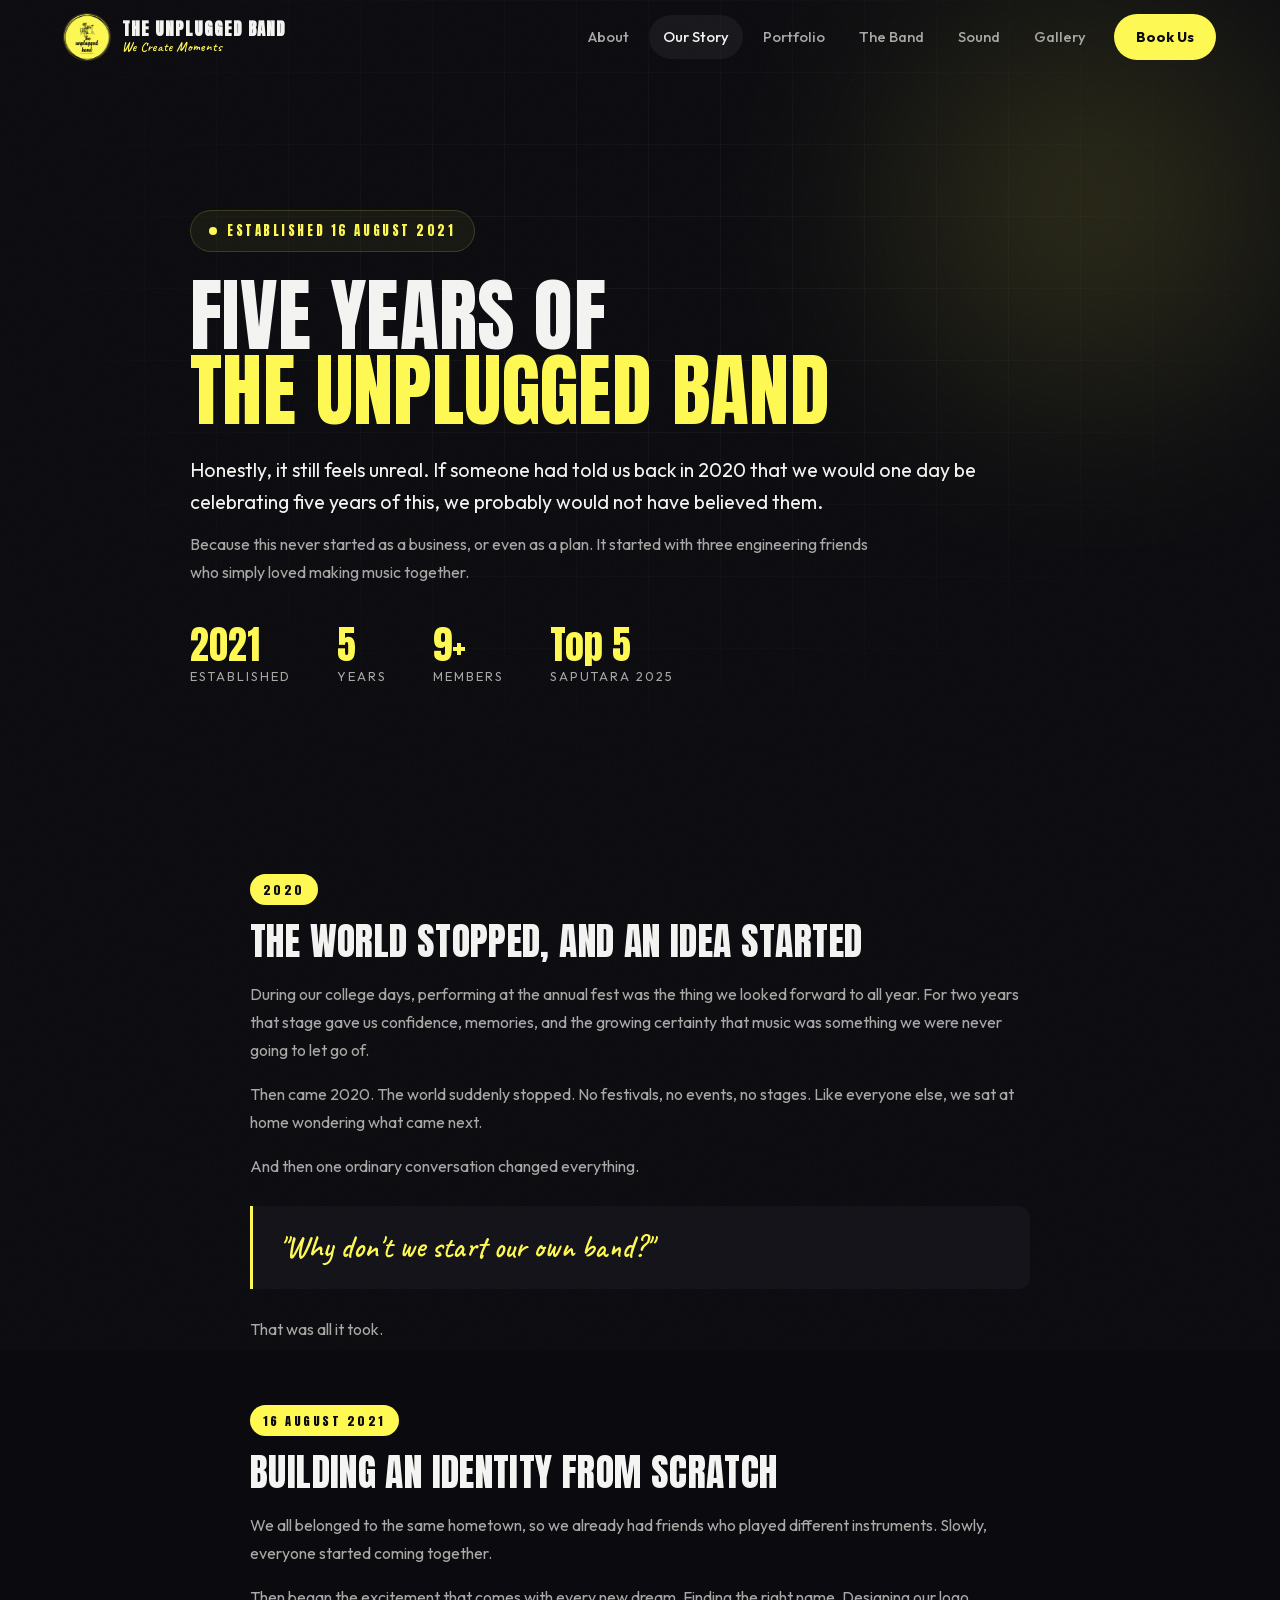
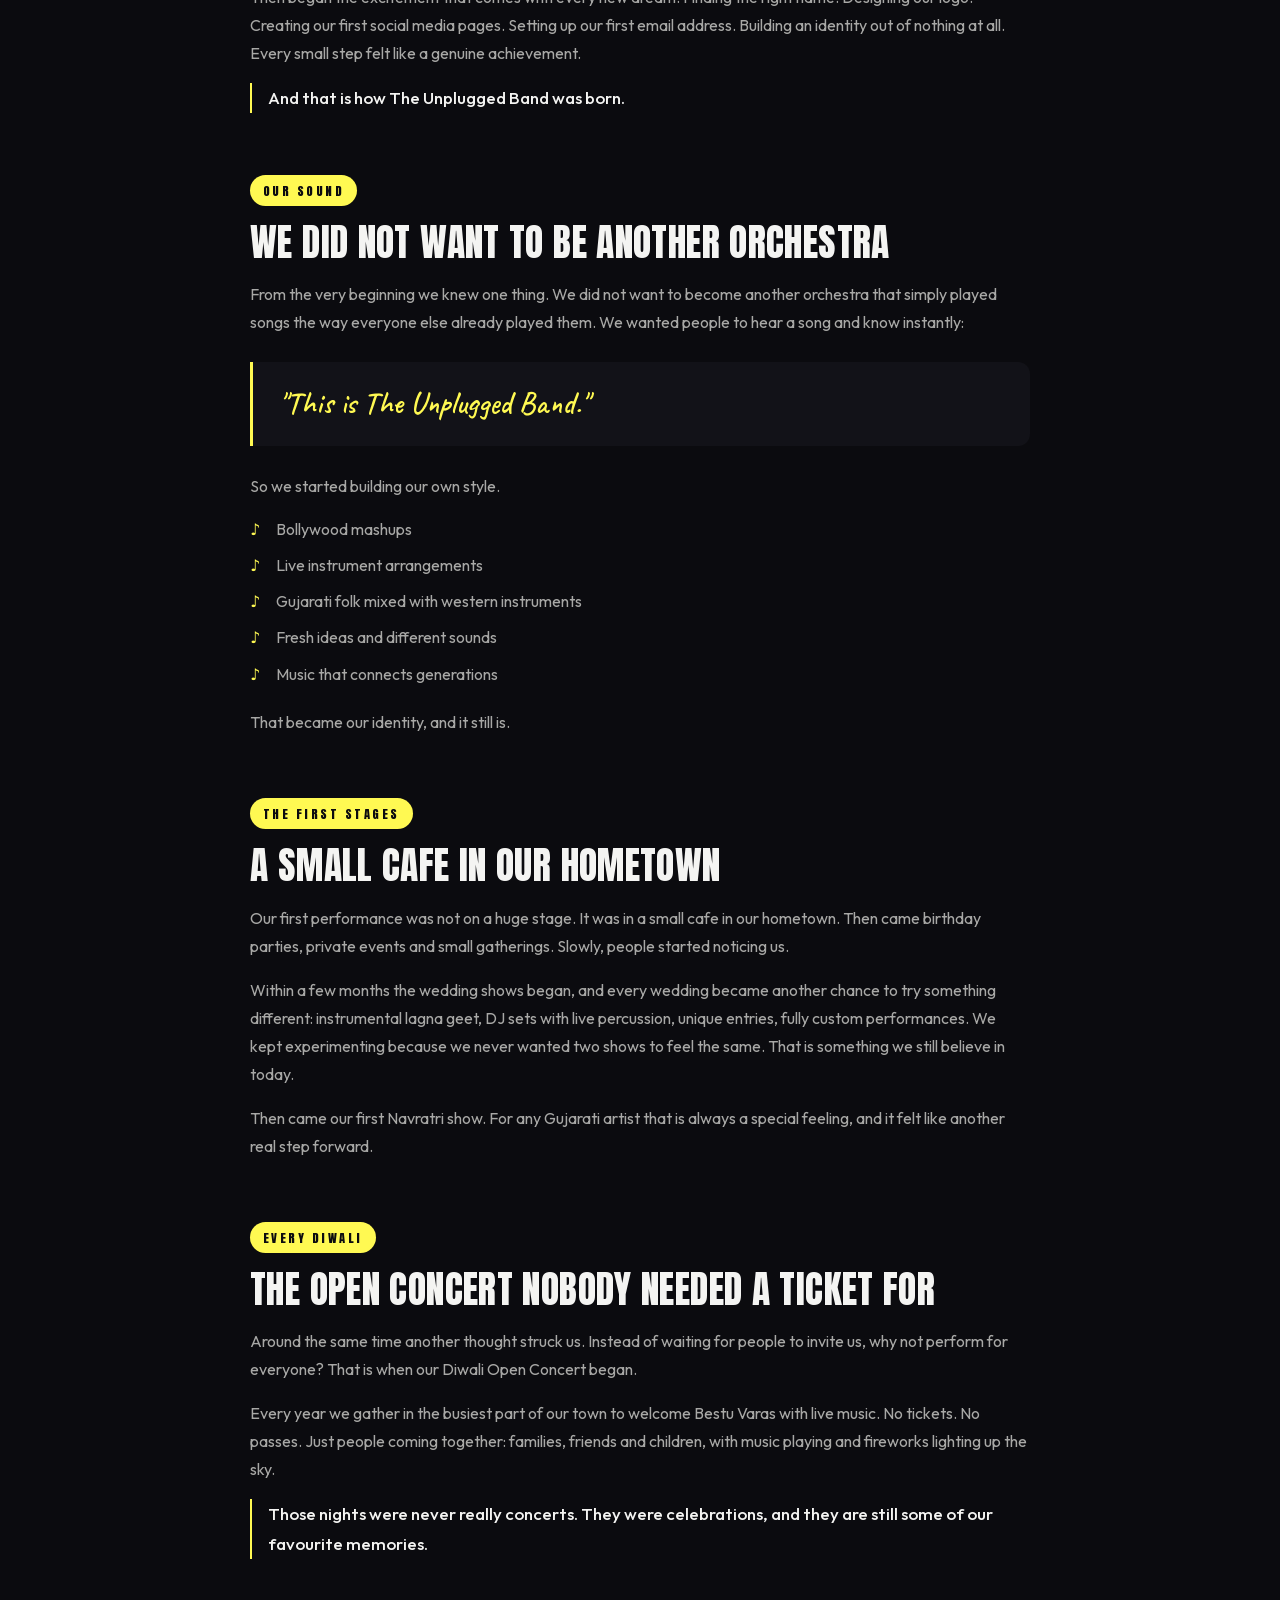
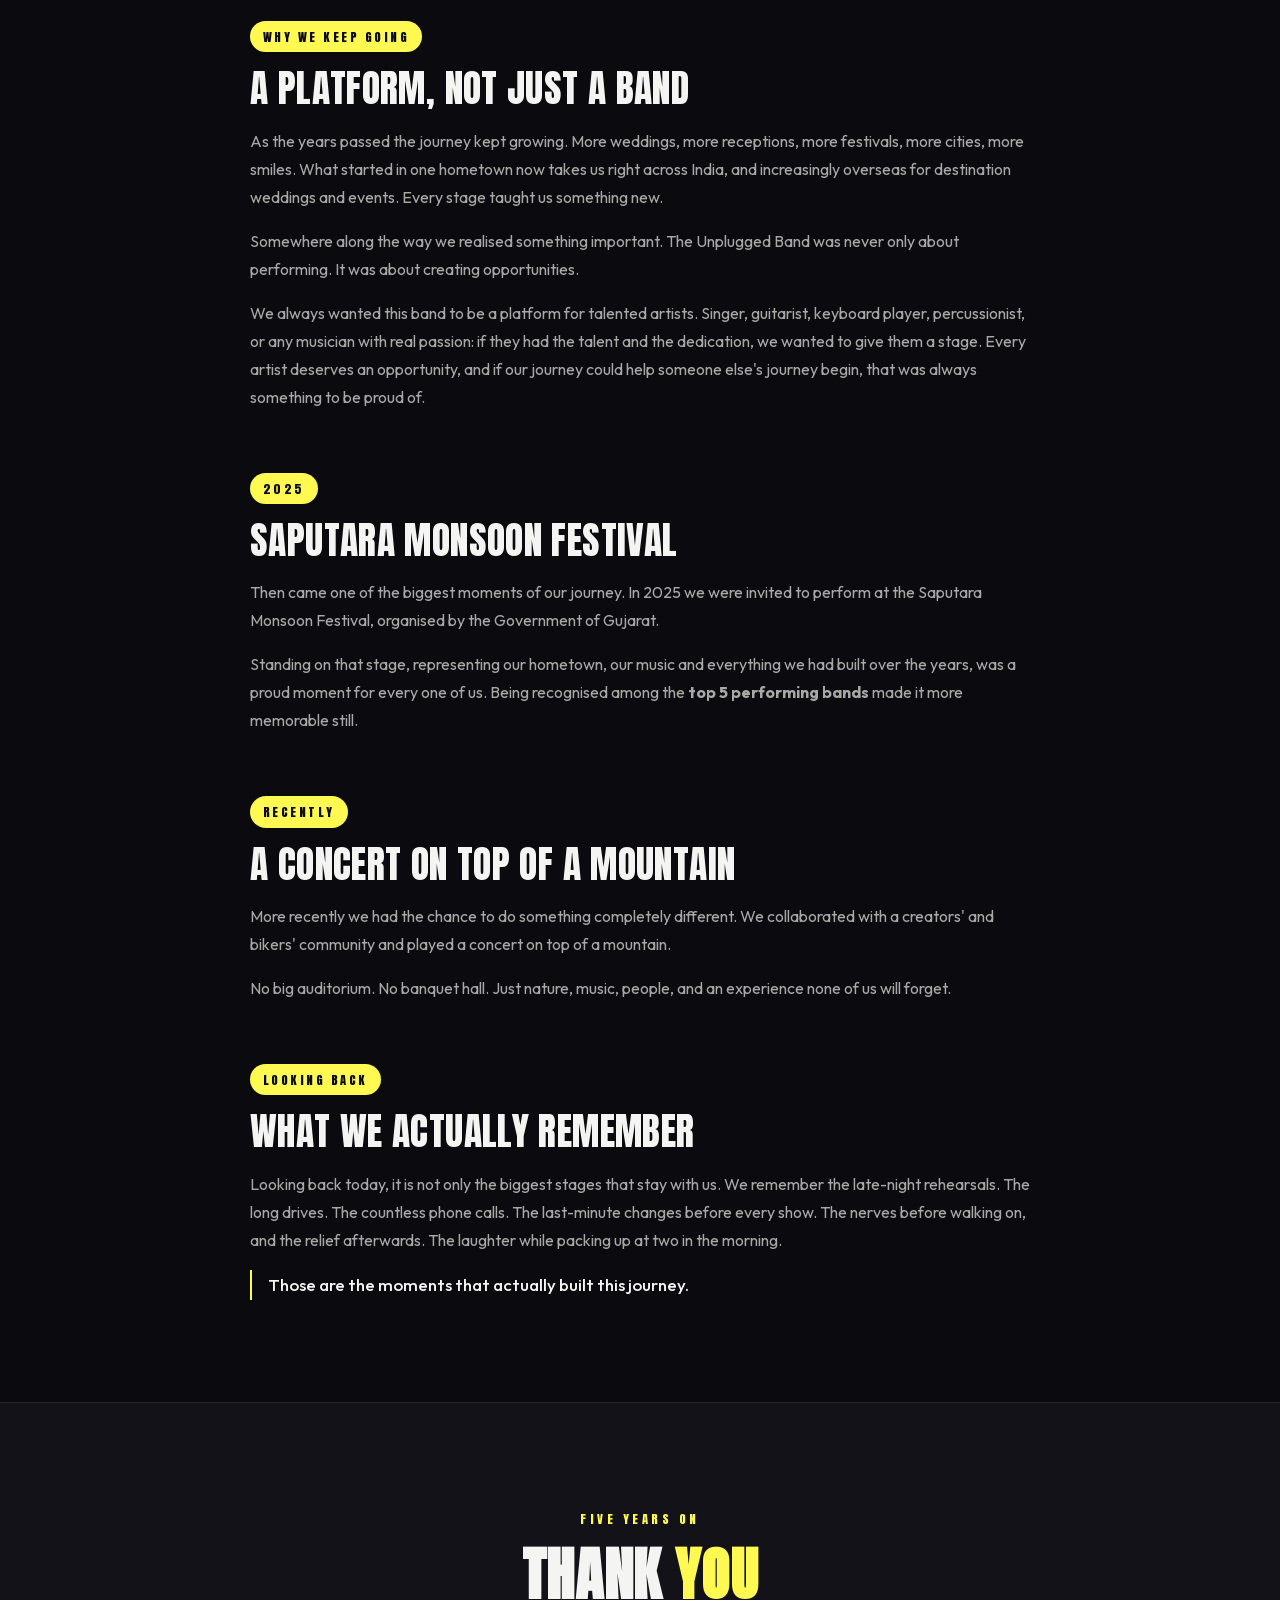
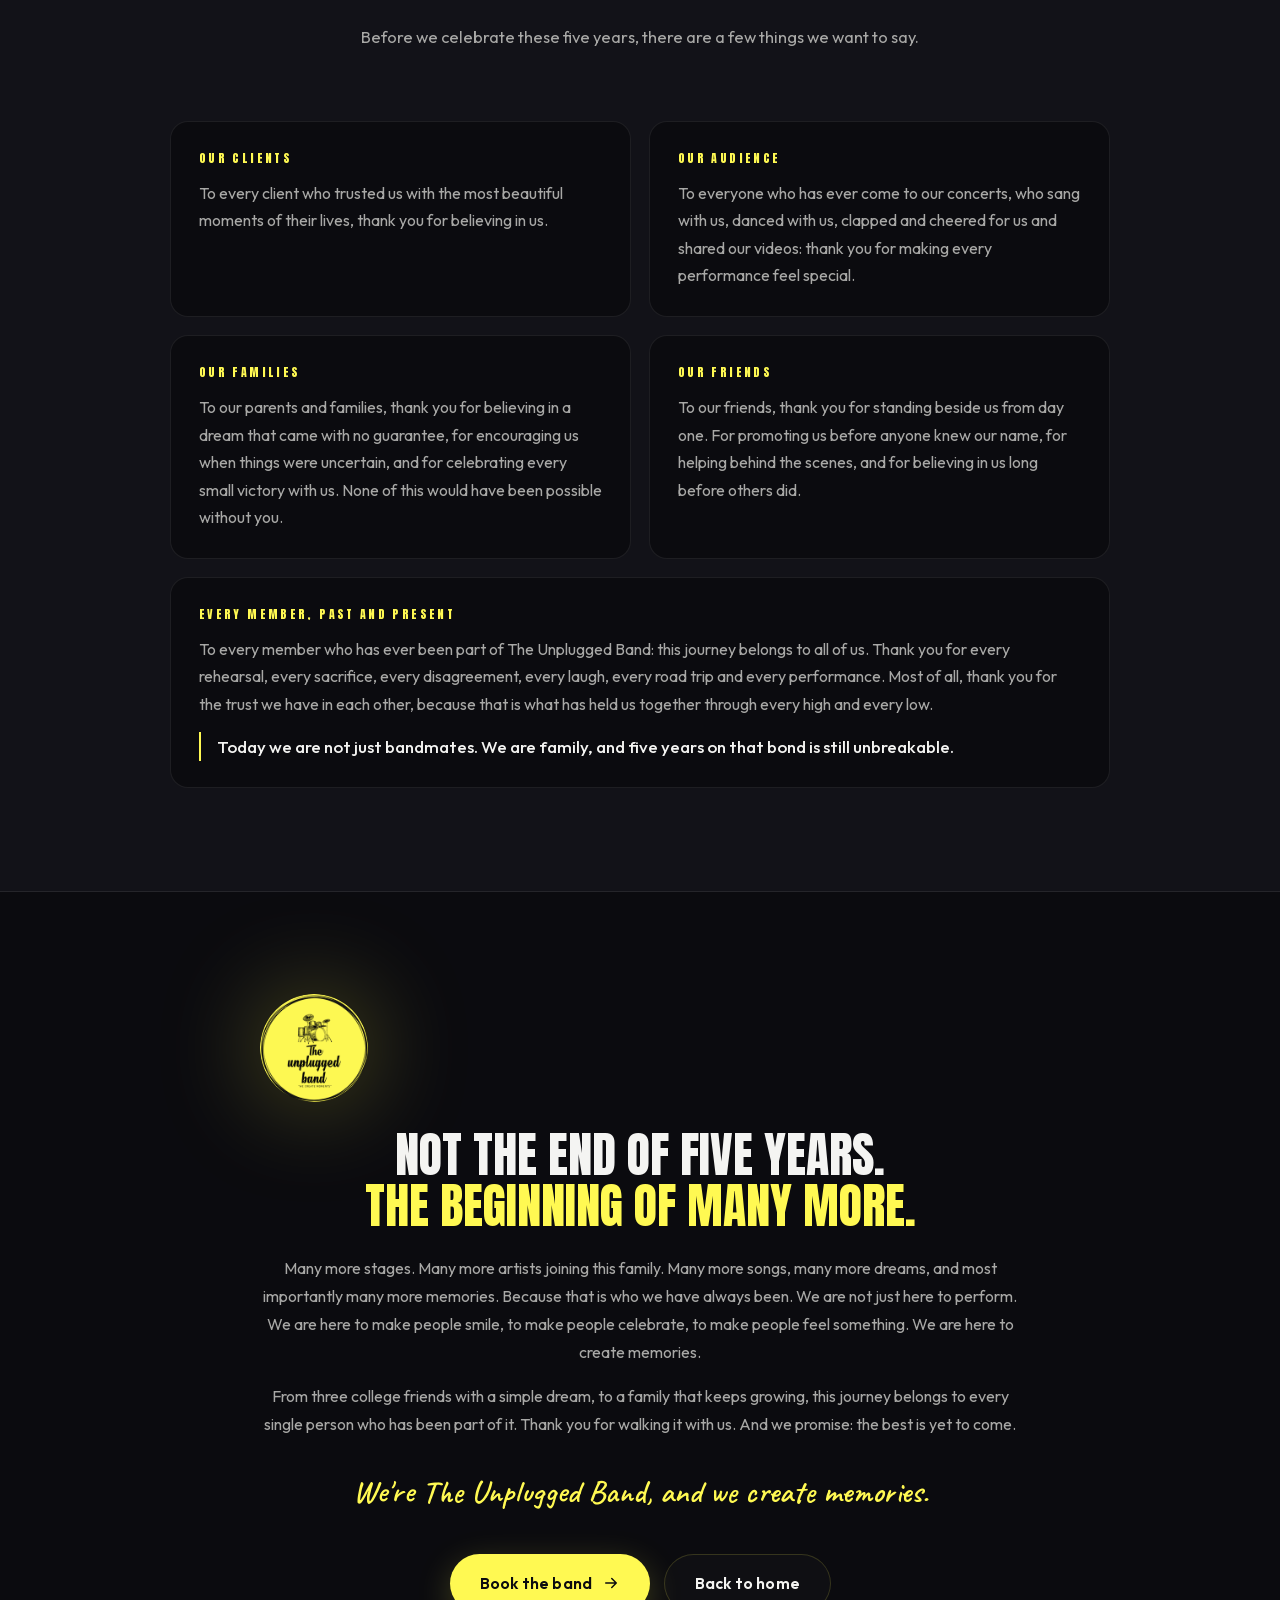
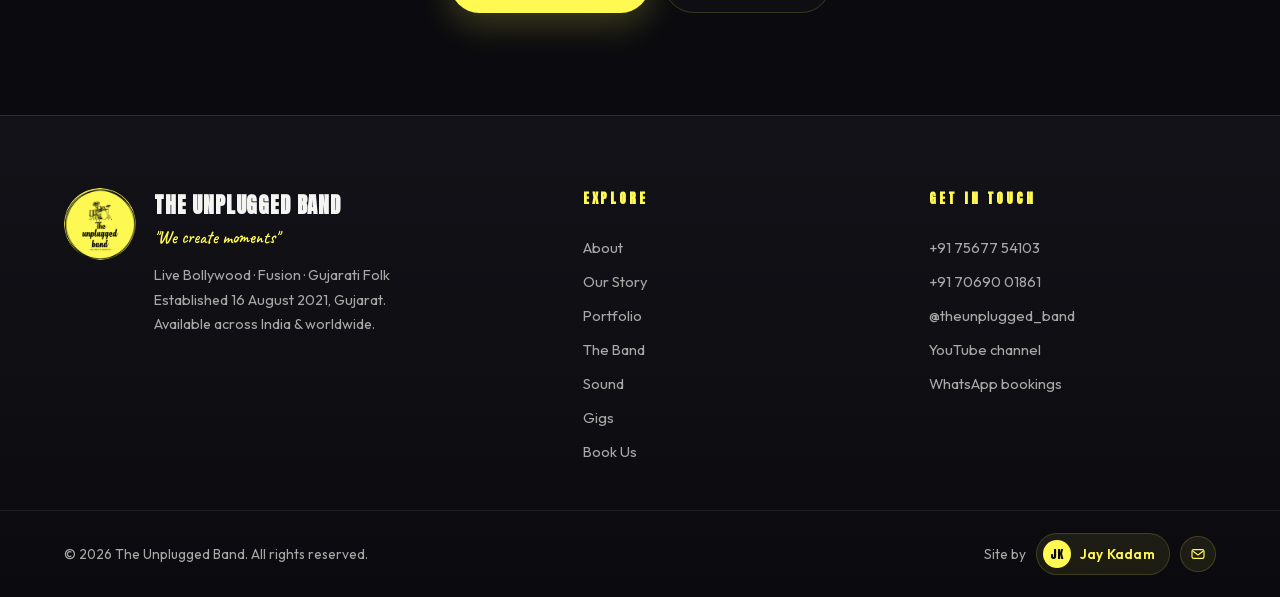
<file: story.html>
<!DOCTYPE html>
<html lang="en">
<head>
<meta charset="UTF-8" />
<meta name="viewport" content="width=device-width, initial-scale=1.0" />
<title>Our Story | Five Years of The Unplugged Band, Valsad</title>
<meta name="description" content="How The Unplugged Band went from three engineering friends in lockdown to the Saputara Monsoon Festival stage. A live band from Valsad, Gujarat, established 16 August 2021." />
<meta name="geo.region" content="IN-GJ" />
<meta name="geo.placename" content="Valsad, Gujarat" />
<meta name="author" content="Jay Kadam" />
<link rel="author" href="https://kadamlabs.com" />
<meta name="theme-color" content="#0b0b0f" />

<link rel="icon" href="/favicon.ico" sizes="any" />
<link rel="icon" type="image/png" sizes="96x96" href="/favicon-96x96.png" />
<link rel="icon" type="image/png" sizes="192x192" href="/favicon-192x192.png" />
<link rel="apple-touch-icon" href="/assets/images/apple-touch-icon.png" />
<link rel="manifest" href="/site.webmanifest" />
<link rel="canonical" href="https://theunpluggedband.com/story" />

<meta property="og:type" content="article" />
<meta property="og:site_name" content="The Unplugged Band" />
<meta property="og:title" content="Five Years of The Unplugged Band" />
<meta property="og:description" content="From three engineering friends in lockdown to the Saputara Monsoon Festival stage. A live band from Valsad, Gujarat, established 16 August 2021." />
<meta property="og:locale" content="en_IN" />
<meta property="og:url" content="https://theunpluggedband.com/story" />
<meta property="og:image" content="https://theunpluggedband.com/assets/images/og-image.png" />
<meta name="twitter:card" content="summary_large_image" />

<link rel="preload" href="/assets/fonts/anton-400-latin.woff2" as="font" type="font/woff2" crossorigin />
<link rel="preload" href="/assets/fonts/outfit-400-latin.woff2" as="font" type="font/woff2" crossorigin />
<link rel="stylesheet" href="/css/style.css?v=20260926e" />

<script type="application/ld+json">
{
  "@context": "https://schema.org",
  "@type": "Article",
  "headline": "Five Years of The Unplugged Band",
  "description": "The story of The Unplugged Band, from three engineering friends in lockdown to the Saputara Monsoon Festival stage.",
  "image": "https://theunpluggedband.com/assets/images/og-image.png",
  "mainEntityOfPage": "https://theunpluggedband.com/story",
  "author": { "@type": "MusicGroup", "name": "The Unplugged Band" },
  "publisher": {
    "@type": "MusicGroup",
    "name": "The Unplugged Band",
    "foundingDate": "2021-08-16",
    "logo": "https://theunpluggedband.com/assets/images/logo-512.png"
  }
}
</script>
</head>
<body>

<div class="grain" aria-hidden="true"></div>

<div id="preloader" class="preloader">
  <div class="preloader__inner">
    <img src="/assets/images/logo-256.png" alt="" class="preloader__logo" width="256" height="256" />
    <div class="preloader__bars" aria-hidden="true">
      <span></span><span></span><span></span><span></span><span></span>
    </div>
    <p class="preloader__text">Tuning up<span class="dots"></span></p>
  </div>
</div>

<a class="skip-link" href="#main">Skip to content</a>

<header class="nav" id="nav">
  <div class="nav__inner">
    <a href="index.html" class="nav__brand" aria-label="The Unplugged Band, home">
      <img src="/assets/images/logo-128.png" alt="The Unplugged Band logo" width="46" height="46" />
      <span class="nav__brand-text">
        <strong>The Unplugged Band</strong>
        <em>We Create Moments</em>
      </span>
    </a>

    <nav class="nav__links" id="navLinks" aria-label="Primary">
      <a href="index.html#about">About</a>
      <a href="story.html" class="is-active" aria-current="page">Our Story</a>
      <a href="portfolio.html">Portfolio</a>
      <a href="index.html#band">The Band</a>
      <a href="index.html#sound">Sound</a>
      <a href="index.html#gallery">Gallery</a>
      <a href="index.html#booking" class="nav__cta">Book Us</a>
    </nav>

    <button class="nav__toggle" id="navToggle" aria-label="Toggle menu" aria-expanded="false" aria-controls="navLinks">
      <span></span><span></span><span></span>
    </button>
  </div>
</header>

<main id="main">

  <!-- ================= STORY HERO ================= -->
  <section class="story-hero">
    <div class="story-hero__bg" aria-hidden="true">
      <div class="hero__blob hero__blob--1"></div>
      <div class="hero__grid"></div>
    </div>

    <div class="container story-hero__inner">
      <p class="story-hero__eyebrow reveal">
        <span class="pulse-dot"></span> Established 16 August 2021
      </p>
      <h1 class="story-hero__title">
        <span class="line reveal">FIVE YEARS OF</span>
        <span class="line line--accent reveal">THE UNPLUGGED BAND</span>
      </h1>
      <p class="story-hero__lede reveal">
        Honestly, it still feels unreal. If someone had told us back in 2020 that we would one day be
        celebrating five years of this, we probably would not have believed them.
      </p>
      <p class="story-hero__note reveal">
        Because this never started as a business, or even as a plan. It started with three engineering
        friends who simply loved making music together.
      </p>

      <div class="story-hero__stats reveal">
        <div class="stat"><span class="stat__num">2021</span><span class="stat__label">Established</span></div>
        <div class="stat"><span class="stat__num">5</span><span class="stat__label">Years</span></div>
        <div class="stat"><span class="stat__num">9+</span><span class="stat__label">Members</span></div>
        <div class="stat"><span class="stat__num">Top 5</span><span class="stat__label">Saputara 2025</span></div>
      </div>
    </div>
  </section>

  <!-- ================= THE STORY ================= -->
  <article class="story section">
    <div class="container story__wrap">

      <section class="story__chapter reveal" id="spark">
        <span class="story__year">2020</span>
        <h2>The world stopped, and an idea started</h2>
        <p>
          During our college days, performing at the annual fest was the thing we looked forward to all
          year. For two years that stage gave us confidence, memories, and the growing certainty that
          music was something we were never going to let go of.
        </p>
        <p>
          Then came 2020. The world suddenly stopped. No festivals, no events, no stages. Like everyone
          else, we sat at home wondering what came next.
        </p>
        <p>And then one ordinary conversation changed everything.</p>
        <blockquote class="story__quote">
          <p>"Why don't we start our own band?"</p>
        </blockquote>
        <p>That was all it took.</p>
      </section>

      <section class="story__chapter reveal" id="beginning">
        <span class="story__year">16 August 2021</span>
        <h2>Building an identity from scratch</h2>
        <p>
          We all belonged to the same hometown, so we already had friends who played different
          instruments. Slowly, everyone started coming together.
        </p>
        <p>
          Then began the excitement that comes with every new dream. Finding the right name. Designing
          our logo. Creating our first social media pages. Setting up our first email address. Building
          an identity out of nothing at all. Every small step felt like a genuine achievement.
        </p>
        <p class="story__beat">And that is how The Unplugged Band was born.</p>
      </section>

      <section class="story__chapter reveal" id="sound">
        <span class="story__year">Our sound</span>
        <h2>We did not want to be another orchestra</h2>
        <p>
          From the very beginning we knew one thing. We did not want to become another orchestra that
          simply played songs the way everyone else already played them. We wanted people to hear a song
          and know instantly:
        </p>
        <blockquote class="story__quote">
          <p>"This is The Unplugged Band."</p>
        </blockquote>
        <p>So we started building our own style.</p>
        <ul class="story__list">
          <li>Bollywood mashups</li>
          <li>Live instrument arrangements</li>
          <li>Gujarati folk mixed with western instruments</li>
          <li>Fresh ideas and different sounds</li>
          <li>Music that connects generations</li>
        </ul>
        <p>That became our identity, and it still is.</p>
      </section>

      <section class="story__chapter reveal" id="first-stages">
        <span class="story__year">The first stages</span>
        <h2>A small cafe in our hometown</h2>
        <p>
          Our first performance was not on a huge stage. It was in a small cafe in our hometown. Then
          came birthday parties, private events and small gatherings. Slowly, people started noticing us.
        </p>
        <p>
          Within a few months the wedding shows began, and every wedding became another chance to try
          something different: instrumental lagna geet, DJ sets with live percussion, unique entries,
          fully custom performances. We kept experimenting because we never wanted two shows to feel the
          same. That is something we still believe in today.
        </p>
        <p>
          Then came our first Navratri show. For any Gujarati artist that is always a special feeling,
          and it felt like another real step forward.
        </p>
      </section>

      <section class="story__chapter reveal" id="diwali">
        <span class="story__year">Every Diwali</span>
        <h2>The open concert nobody needed a ticket for</h2>
        <p>
          Around the same time another thought struck us. Instead of waiting for people to invite us, why
          not perform for everyone? That is when our Diwali Open Concert began.
        </p>
        <p>
          Every year we gather in the busiest part of our town to welcome Bestu Varas with live music. No
          tickets. No passes. Just people coming together: families, friends and children, with music
          playing and fireworks lighting up the sky.
        </p>
        <p class="story__beat">
          Those nights were never really concerts. They were celebrations, and they are still some of our
          favourite memories.
        </p>
      </section>

      <section class="story__chapter reveal" id="platform">
        <span class="story__year">Why we keep going</span>
        <h2>A platform, not just a band</h2>
        <p>
          As the years passed the journey kept growing. More weddings, more receptions, more festivals,
          more cities, more smiles. What started in one hometown now takes us right across India, and
          increasingly overseas for destination weddings and events. Every stage taught us something new.
        </p>
        <p>
          Somewhere along the way we realised something important. The Unplugged Band was never only
          about performing. It was about creating opportunities.
        </p>
        <p>
          We always wanted this band to be a platform for talented artists. Singer, guitarist, keyboard
          player, percussionist, or any musician with real passion: if they had the talent and the
          dedication, we wanted to give them a stage. Every artist deserves an opportunity, and if our
          journey could help someone else's journey begin, that was always something to be proud of.
        </p>
      </section>

      <section class="story__chapter reveal" id="saputara">
        <span class="story__year">2025</span>
        <h2>Saputara Monsoon Festival</h2>
        <p>
          Then came one of the biggest moments of our journey. In 2025 we were invited to perform at the
          Saputara Monsoon Festival, organised by the Government of Gujarat.
        </p>
        <p>
          Standing on that stage, representing our hometown, our music and everything we had built over
          the years, was a proud moment for every one of us. Being recognised among the
          <strong>top 5 performing bands</strong> made it more memorable still.
        </p>
      </section>

      <section class="story__chapter reveal" id="mountain">
        <span class="story__year">Recently</span>
        <h2>A concert on top of a mountain</h2>
        <p>
          More recently we had the chance to do something completely different. We collaborated with a
          creators' and bikers' community and played a concert on top of a mountain.
        </p>
        <p>
          No big auditorium. No banquet hall. Just nature, music, people, and an experience none of us
          will forget.
        </p>
      </section>

      <section class="story__chapter reveal" id="remember">
        <span class="story__year">Looking back</span>
        <h2>What we actually remember</h2>
        <p>
          Looking back today, it is not only the biggest stages that stay with us. We remember the
          late-night rehearsals. The long drives. The countless phone calls. The last-minute changes
          before every show. The nerves before walking on, and the relief afterwards. The laughter while
          packing up at two in the morning.
        </p>
        <p class="story__beat">Those are the moments that actually built this journey.</p>
      </section>

    </div>
  </article>

  <!-- ================= THANK YOU ================= -->
  <section class="thanks section" id="thanks">
    <div class="container">
      <div class="section__head">
        <p class="section__eyebrow reveal">Five years on</p>
        <h2 class="section__title reveal">Thank <span class="text-accent">you</span></h2>
        <p class="section__lead reveal">
          Before we celebrate these five years, there are a few things we want to say.
        </p>
      </div>

      <div class="thanks__grid">
        <article class="thanks__card reveal">
          <span class="thanks__tag">Our clients</span>
          <p>
            To every client who trusted us with the most beautiful moments of their lives, thank you for
            believing in us.
          </p>
        </article>

        <article class="thanks__card reveal">
          <span class="thanks__tag">Our audience</span>
          <p>
            To everyone who has ever come to our concerts, who sang with us, danced with us, clapped and
            cheered for us and shared our videos: thank you for making every performance feel special.
          </p>
        </article>

        <article class="thanks__card reveal">
          <span class="thanks__tag">Our families</span>
          <p>
            To our parents and families, thank you for believing in a dream that came with no guarantee,
            for encouraging us when things were uncertain, and for celebrating every small victory with
            us. None of this would have been possible without you.
          </p>
        </article>

        <article class="thanks__card reveal">
          <span class="thanks__tag">Our friends</span>
          <p>
            To our friends, thank you for standing beside us from day one. For promoting us before anyone
            knew our name, for helping behind the scenes, and for believing in us long before others did.
          </p>
        </article>

        <article class="thanks__card thanks__card--wide reveal">
          <span class="thanks__tag">Every member, past and present</span>
          <p>
            To every member who has ever been part of The Unplugged Band: this journey belongs to all of
            us. Thank you for every rehearsal, every sacrifice, every disagreement, every laugh, every
            road trip and every performance. Most of all, thank you for the trust we have in each other,
            because that is what has held us together through every high and every low.
          </p>
          <p class="story__beat">
            Today we are not just bandmates. We are family, and five years on that bond is still
            unbreakable.
          </p>
        </article>
      </div>
    </div>
  </section>

  <!-- ================= CLOSING ================= -->
  <section class="story-close section">
    <div class="container story-close__inner">
      <img src="/assets/images/logo-256.png" alt="" class="story-close__logo" aria-hidden="true" width="256" height="256" loading="lazy" />
      <h2 class="reveal">Not the end of five years.<br /><span class="text-accent">The beginning of many more.</span></h2>
      <p class="reveal">
        Many more stages. Many more artists joining this family. Many more songs, many more dreams, and
        most importantly many more memories. Because that is who we have always been. We are not just
        here to perform. We are here to make people smile, to make people celebrate, to make people feel
        something. We are here to create memories.
      </p>
      <p class="reveal">
        From three college friends with a simple dream, to a family that keeps growing, this journey
        belongs to every single person who has been part of it. Thank you for walking it with us. And we
        promise: the best is yet to come.
      </p>
      <p class="story-close__sign reveal">We're The Unplugged Band, and we create memories.</p>

      <div class="story-close__actions reveal">
        <a href="index.html#booking" class="btn btn--primary">
          <span>Book the band</span>
          <svg viewBox="0 0 24 24" width="18" height="18" aria-hidden="true"><path d="M5 12h14M13 6l6 6-6 6" fill="none" stroke="currentColor" stroke-width="2" stroke-linecap="round" stroke-linejoin="round"/></svg>
        </a>
        <a href="index.html" class="btn btn--ghost">
          <span>Back to home</span>
        </a>
      </div>
    </div>
  </section>

</main>

<footer class="footer">
  <div class="container footer__inner">
    <div class="footer__brand">
      <img src="/assets/images/logo-180.png" alt="The Unplugged Band logo" width="72" height="72" loading="lazy" />
      <div>
        <strong>The Unplugged Band</strong>
        <em>"We create moments"</em>
        <p>Live Bollywood · Fusion · Gujarati Folk<br />Established 16 August 2021, Gujarat.<br />Available across India &amp; worldwide.</p>
      </div>
    </div>

    <nav class="footer__nav" aria-label="Footer">
      <h4>Explore</h4>
      <a href="index.html#about">About</a>
      <a href="story.html">Our Story</a>
      <a href="portfolio.html">Portfolio</a>
      <a href="index.html#band">The Band</a>
      <a href="index.html#sound">Sound</a>
      <a href="index.html#gigs">Gigs</a>
      <a href="index.html#booking">Book Us</a>
    </nav>

    <div class="footer__contact">
      <h4>Get in touch</h4>
      <a href="tel:+917567754103">+91 75677 54103</a>
      <a href="tel:+917069001861">+91 70690 01861</a>
      <a href="https://www.instagram.com/theunplugged_band/" target="_blank" rel="noopener">@theunplugged_band</a>
      <a href="https://www.youtube.com/@the_unpluggedband" target="_blank" rel="noopener">YouTube channel</a>
      <a href="https://wa.me/917069001861" target="_blank" rel="noopener">WhatsApp bookings</a>
    </div>
  </div>

  <div class="footer__bar">
    <div class="container footer__bar-inner">
      <p class="footer__copy">
        &copy; <span id="year">2026</span> The Unplugged Band. All rights reserved.
      </p>
      <p class="footer__credit">
        <span class="footer__credit-label">Site by</span>
        <a class="footer__dev" href="https://kadamlabs.com" target="_blank" rel="noopener author" aria-label="Jay Kadam, Kadam Labs">
          <span class="footer__dev-mark" aria-hidden="true">JK</span>
          <strong>Jay Kadam</strong>
        </a>
        <a class="footer__mail" href="mailto:jay@kadamlabs.com" aria-label="Email Jay Kadam" title="jay@kadamlabs.com">
          <svg viewBox="0 0 24 24" width="16" height="16" aria-hidden="true"><rect x="3" y="5.5" width="18" height="13" rx="2.5" fill="none" stroke="currentColor" stroke-width="1.8"/><path d="M4.5 8l7.5 5.4L19.5 8" fill="none" stroke="currentColor" stroke-width="1.8" stroke-linecap="round" stroke-linejoin="round"/></svg>
        </a>
      </p>
    </div>
  </div>
</footer>

<button class="to-top" id="toTop" aria-label="Back to top">
  <svg viewBox="0 0 24 24" width="20" height="20" aria-hidden="true"><path d="M12 19V5M6 11l6-6 6 6" fill="none" stroke="currentColor" stroke-width="2" stroke-linecap="round" stroke-linejoin="round"/></svg>
</button>

<script src="/js/main.js?v=20260926e"></script>
</body>
</html>
</file>
<file: css/style.css>
/* ============================================================
   The Unplugged Band, theunpluggedband.com
   Site by Jay Kadam, kadamlabs.com, jay@kadamlabs.com
   ============================================================ */

/* Self-hosted fonts: no third-party connection on the critical path */
@font-face {
  font-family: 'Anton';
  font-style: normal;
  font-weight: 400;
  font-display: swap;
  src: url(/assets/fonts/anton-400-latin-ext.woff2) format('woff2');
  unicode-range: U+0100-02BA, U+02BD-02C5, U+02C7-02CC, U+02CE-02D7, U+02DD-02FF, U+0304, U+0308, U+0329, U+1D00-1DBF, U+1E00-1E9F, U+1EF2-1EFF, U+2020, U+20A0-20AB, U+20AD-20C0, U+2113, U+2C60-2C7F, U+A720-A7FF;
}
@font-face {
  font-family: 'Anton';
  font-style: normal;
  font-weight: 400;
  font-display: swap;
  src: url(/assets/fonts/anton-400-latin.woff2) format('woff2');
  unicode-range: U+0000-00FF, U+0131, U+0152-0153, U+02BB-02BC, U+02C6, U+02DA, U+02DC, U+0304, U+0308, U+0329, U+2000-206F, U+20AC, U+2122, U+2191, U+2193, U+2212, U+2215, U+FEFF, U+FFFD;
}
@font-face {
  font-family: 'Caveat';
  font-style: normal;
  font-weight: 600;
  font-display: swap;
  src: url(/assets/fonts/caveat-600-latin-ext.woff2) format('woff2');
  unicode-range: U+0100-02BA, U+02BD-02C5, U+02C7-02CC, U+02CE-02D7, U+02DD-02FF, U+0304, U+0308, U+0329, U+1D00-1DBF, U+1E00-1E9F, U+1EF2-1EFF, U+2020, U+20A0-20AB, U+20AD-20C0, U+2113, U+2C60-2C7F, U+A720-A7FF;
}
@font-face {
  font-family: 'Caveat';
  font-style: normal;
  font-weight: 600;
  font-display: swap;
  src: url(/assets/fonts/caveat-600-latin.woff2) format('woff2');
  unicode-range: U+0000-00FF, U+0131, U+0152-0153, U+02BB-02BC, U+02C6, U+02DA, U+02DC, U+0304, U+0308, U+0329, U+2000-206F, U+20AC, U+2122, U+2191, U+2193, U+2212, U+2215, U+FEFF, U+FFFD;
}
@font-face {
  font-family: 'Outfit';
  font-style: normal;
  font-weight: 400;
  font-display: swap;
  src: url(/assets/fonts/outfit-400-latin-ext.woff2) format('woff2');
  unicode-range: U+0100-02BA, U+02BD-02C5, U+02C7-02CC, U+02CE-02D7, U+02DD-02FF, U+0304, U+0308, U+0329, U+1D00-1DBF, U+1E00-1E9F, U+1EF2-1EFF, U+2020, U+20A0-20AB, U+20AD-20C0, U+2113, U+2C60-2C7F, U+A720-A7FF;
}
@font-face {
  font-family: 'Outfit';
  font-style: normal;
  font-weight: 400;
  font-display: swap;
  src: url(/assets/fonts/outfit-400-latin.woff2) format('woff2');
  unicode-range: U+0000-00FF, U+0131, U+0152-0153, U+02BB-02BC, U+02C6, U+02DA, U+02DC, U+0304, U+0308, U+0329, U+2000-206F, U+20AC, U+2122, U+2191, U+2193, U+2212, U+2215, U+FEFF, U+FFFD;
}
@font-face {
  font-family: 'Outfit';
  font-style: normal;
  font-weight: 500;
  font-display: swap;
  src: url(/assets/fonts/outfit-500-latin-ext.woff2) format('woff2');
  unicode-range: U+0100-02BA, U+02BD-02C5, U+02C7-02CC, U+02CE-02D7, U+02DD-02FF, U+0304, U+0308, U+0329, U+1D00-1DBF, U+1E00-1E9F, U+1EF2-1EFF, U+2020, U+20A0-20AB, U+20AD-20C0, U+2113, U+2C60-2C7F, U+A720-A7FF;
}
@font-face {
  font-family: 'Outfit';
  font-style: normal;
  font-weight: 500;
  font-display: swap;
  src: url(/assets/fonts/outfit-500-latin.woff2) format('woff2');
  unicode-range: U+0000-00FF, U+0131, U+0152-0153, U+02BB-02BC, U+02C6, U+02DA, U+02DC, U+0304, U+0308, U+0329, U+2000-206F, U+20AC, U+2122, U+2191, U+2193, U+2212, U+2215, U+FEFF, U+FFFD;
}
@font-face {
  font-family: 'Outfit';
  font-style: normal;
  font-weight: 600;
  font-display: swap;
  src: url(/assets/fonts/outfit-600-latin-ext.woff2) format('woff2');
  unicode-range: U+0100-02BA, U+02BD-02C5, U+02C7-02CC, U+02CE-02D7, U+02DD-02FF, U+0304, U+0308, U+0329, U+1D00-1DBF, U+1E00-1E9F, U+1EF2-1EFF, U+2020, U+20A0-20AB, U+20AD-20C0, U+2113, U+2C60-2C7F, U+A720-A7FF;
}
@font-face {
  font-family: 'Outfit';
  font-style: normal;
  font-weight: 600;
  font-display: swap;
  src: url(/assets/fonts/outfit-600-latin.woff2) format('woff2');
  unicode-range: U+0000-00FF, U+0131, U+0152-0153, U+02BB-02BC, U+02C6, U+02DA, U+02DC, U+0304, U+0308, U+0329, U+2000-206F, U+20AC, U+2122, U+2191, U+2193, U+2212, U+2215, U+FEFF, U+FFFD;
}
@font-face {
  font-family: 'Outfit';
  font-style: normal;
  font-weight: 700;
  font-display: swap;
  src: url(/assets/fonts/outfit-700-latin-ext.woff2) format('woff2');
  unicode-range: U+0100-02BA, U+02BD-02C5, U+02C7-02CC, U+02CE-02D7, U+02DD-02FF, U+0304, U+0308, U+0329, U+1D00-1DBF, U+1E00-1E9F, U+1EF2-1EFF, U+2020, U+20A0-20AB, U+20AD-20C0, U+2113, U+2C60-2C7F, U+A720-A7FF;
}
@font-face {
  font-family: 'Outfit';
  font-style: normal;
  font-weight: 700;
  font-display: swap;
  src: url(/assets/fonts/outfit-700-latin.woff2) format('woff2');
  unicode-range: U+0000-00FF, U+0131, U+0152-0153, U+02BB-02BC, U+02C6, U+02DA, U+02DC, U+0304, U+0308, U+0329, U+2000-206F, U+20AC, U+2122, U+2191, U+2193, U+2212, U+2215, U+FEFF, U+FFFD;
}


:root {
  --yellow: #fff952;
  --yellow-deep: #f2e02b;
  --yellow-soft: rgba(255, 249, 82, 0.14);
  --ink: #0b0b0f;
  --ink-2: #121218;
  --ink-3: #1a1a22;
  --line: rgba(255, 249, 82, 0.16);
  --line-soft: rgba(255, 255, 255, 0.08);
  --text: #f4f4f2;
  --text-dim: #a8a8a6;
  --radius: 18px;
  --radius-sm: 12px;
  --shell: min(1180px, 90vw);
  --ease: cubic-bezier(0.22, 1, 0.36, 1);
  --font-display: "Anton", "Bebas Neue", Impact, sans-serif;
  --font-body: "Outfit", system-ui, -apple-system, sans-serif;
  --font-script: "Caveat", cursive;
}

* { margin: 0; padding: 0; box-sizing: border-box; }

html {
  scroll-behavior: smooth;
  scroll-padding-top: 92px;
  -webkit-text-size-adjust: 100%;
}

body {
  background: var(--ink);
  color: var(--text);
  font-family: var(--font-body);
  font-size: 1rem;
  line-height: 1.7;
  overflow-x: hidden;
  -webkit-font-smoothing: antialiased;
}

img { max-width: 100%; display: block; height: auto; }
a { color: inherit; text-decoration: none; }
ul, ol { list-style: none; }
button { font: inherit; cursor: pointer; border: none; background: none; color: inherit; }
input, select, textarea { font: inherit; }

::selection { background: var(--yellow); color: var(--ink); }

.container { width: var(--shell); margin-inline: auto; }
.text-accent { color: var(--yellow); }

.skip-link {
  position: absolute; top: -100px; left: 16px; z-index: 999;
  background: var(--yellow); color: var(--ink);
  padding: 10px 18px; border-radius: 0 0 10px 10px; font-weight: 600;
}
.skip-link:focus { top: 0; }

/* ---------- film grain ---------- */
.grain {
  position: fixed; inset: -50%;
  pointer-events: none; z-index: 9998; opacity: 0.035;
  background-image: url("data:image/svg+xml,%3Csvg xmlns='http://www.w3.org/2000/svg' width='200' height='200'%3E%3Cfilter id='n'%3E%3CfeTurbulence type='fractalNoise' baseFrequency='0.85' numOctaves='3'/%3E%3C/filter%3E%3Crect width='200' height='200' filter='url(%23n)'/%3E%3C/svg%3E");
  animation: grainShift 0.6s steps(2) infinite;
}
@keyframes grainShift {
  0%, 100% { transform: translate(0, 0); }
  50%      { transform: translate(-2%, 1%); }
}

/* ============================================================
   PRELOADER
   ============================================================ */
.preloader {
  position: fixed; inset: 0; z-index: 9999;
  display: grid; place-items: center;
  background: var(--ink);
  transition: opacity 0.45s var(--ease), visibility 0.45s;
}
.preloader.is-done { opacity: 0; visibility: hidden; }
.preloader__inner { display: grid; justify-items: center; gap: 22px; }
.preloader__logo {
  width: 108px; height: 108px; border-radius: 50%;
  animation: discSpin 2.2s linear infinite;
  box-shadow: 0 0 60px rgba(255, 249, 82, 0.28);
}
/* Record on a turntable: one continuous revolution, constant speed. */
@keyframes discSpin {
  from { transform: rotate(0deg); }
  to   { transform: rotate(360deg); }
}
.preloader__bars { display: flex; gap: 5px; align-items: flex-end; height: 30px; }
.preloader__bars span {
  width: 4px; background: var(--yellow); border-radius: 2px;
  animation: eq 1s ease-in-out infinite;
}
.preloader__bars span:nth-child(1) { animation-delay: 0s; }
.preloader__bars span:nth-child(2) { animation-delay: 0.15s; }
.preloader__bars span:nth-child(3) { animation-delay: 0.3s; }
.preloader__bars span:nth-child(4) { animation-delay: 0.45s; }
.preloader__bars span:nth-child(5) { animation-delay: 0.6s; }
@keyframes eq {
  0%, 100% { height: 8px; opacity: 0.5; }
  50%      { height: 28px; opacity: 1; }
}
.preloader__text {
  font-family: var(--font-display);
  letter-spacing: 0.22em; text-transform: uppercase;
  font-size: 0.8rem; color: var(--text-dim);
}
.dots::after { content: ""; animation: dots 1.4s steps(4) infinite; }
@keyframes dots {
  0% { content: ""; } 25% { content: "."; }
  50% { content: ".."; } 75% { content: "..."; }
}

/* ============================================================
   NAV
   ============================================================ */
.nav {
  position: fixed; top: 0; left: 0; right: 0; z-index: 900;
  transition: background 0.4s var(--ease), backdrop-filter 0.4s, border-color 0.4s, padding 0.4s;
  border-bottom: 1px solid transparent;
  padding: 14px 0;
}
.nav.is-stuck {
  background: rgba(11, 11, 15, 0.82);
  backdrop-filter: blur(16px) saturate(1.4);
  -webkit-backdrop-filter: blur(16px) saturate(1.4);
  border-bottom-color: var(--line);
  padding: 8px 0;
}
.nav__inner {
  width: var(--shell); margin-inline: auto;
  display: flex; align-items: center; justify-content: space-between; gap: 20px;
}
.nav__brand { display: flex; align-items: center; gap: 12px; }
.nav__brand img {
  width: 46px; height: 46px; border-radius: 50%;
  transition: transform 0.5s var(--ease);
  box-shadow: 0 0 0 1px var(--line);
}
.nav__brand:hover img { transform: rotate(-10deg) scale(1.06); }
.nav__brand-text { display: grid; line-height: 1.15; }
.nav__brand-text strong {
  font-family: var(--font-display);
  font-size: 1.05rem; letter-spacing: 0.06em; text-transform: uppercase;
}
.nav__brand-text em {
  font-family: var(--font-script);
  font-style: normal; font-size: 0.85rem; color: var(--yellow);
}

.nav__links { display: flex; align-items: center; gap: 6px; }
.nav__links a {
  position: relative; padding: 9px 14px; border-radius: 999px;
  font-size: 0.92rem; font-weight: 500; color: var(--text-dim);
  transition: color 0.25s, background 0.25s;
}
.nav__links a:hover,
.nav__links a.is-active { color: var(--text); background: rgba(255, 255, 255, 0.05); }
.nav__links .nav__cta {
  background: var(--yellow); color: var(--ink); font-weight: 700;
  margin-left: 8px; padding: 10px 22px;
}
.nav__links .nav__cta:hover {
  background: #fff; color: var(--ink);
  box-shadow: 0 8px 26px rgba(255, 249, 82, 0.3);
  transform: translateY(-1px);
}

.nav__toggle {
  display: none; width: 44px; height: 44px;
  flex-direction: column; justify-content: center; align-items: center; gap: 5px;
  border-radius: 12px; border: 1px solid var(--line-soft);
}
.nav__toggle span {
  display: block; width: 20px; height: 2px; background: var(--text);
  border-radius: 2px; transition: transform 0.35s var(--ease), opacity 0.2s;
}
.nav__toggle.is-open span:nth-child(1) { transform: translateY(7px) rotate(45deg); }
.nav__toggle.is-open span:nth-child(2) { opacity: 0; }
.nav__toggle.is-open span:nth-child(3) { transform: translateY(-7px) rotate(-45deg); }

/* ============================================================
   BUTTONS
   ============================================================ */
.btn {
  display: inline-flex; align-items: center; justify-content: center; gap: 10px;
  padding: 15px 30px; border-radius: 999px;
  font-weight: 600; font-size: 0.98rem; letter-spacing: 0.01em;
  transition: transform 0.3s var(--ease), box-shadow 0.3s, background 0.3s, color 0.3s;
  will-change: transform;
}
.btn--primary {
  background: var(--yellow); color: var(--ink);
  box-shadow: 0 10px 34px rgba(255, 249, 82, 0.22);
}
.btn--primary:hover {
  transform: translateY(-3px);
  box-shadow: 0 16px 44px rgba(255, 249, 82, 0.36);
  background: #fffd8f;
}
.btn--ghost {
  border: 1px solid var(--line); color: var(--text);
  background: rgba(255, 255, 255, 0.02);
}
.btn--ghost:hover {
  border-color: var(--yellow); color: var(--yellow);
  transform: translateY(-3px); background: var(--yellow-soft);
}
.btn--block { width: 100%; }

/* ============================================================
   SECTION SHELL
   ============================================================ */
.section { padding: clamp(62px, 8vw, 104px) 0; position: relative; }
.section__head { text-align: center; max-width: 720px; margin: 0 auto clamp(44px, 6vw, 70px); }
.section__eyebrow {
  display: inline-block;
  font-family: var(--font-display);
  font-size: 0.78rem; letter-spacing: 0.28em; text-transform: uppercase;
  color: var(--yellow); margin-bottom: 14px;
}
.section__title {
  font-family: var(--font-display);
  font-size: clamp(2.1rem, 5.4vw, 3.6rem);
  line-height: 1.06; letter-spacing: 0.01em; text-transform: uppercase;
  margin-bottom: 18px;
}
.section__lead { color: var(--text-dim); font-size: 1.03rem; }
.section__lead a { color: var(--yellow); border-bottom: 1px solid var(--line); }

/* ============================================================
   HERO
   ============================================================ */
.hero {
  position: relative; min-height: 100svh;
  display: flex; align-items: center;
  padding: 118px 0 96px; overflow: hidden;
}
.hero__bg { position: absolute; inset: 0; z-index: 0; }
.hero__blob {
  position: absolute; border-radius: 50%; filter: blur(90px); opacity: 0.5;
}
.hero__blob--1 {
  width: 46vw; height: 46vw; max-width: 620px; max-height: 620px;
  background: radial-gradient(circle, rgba(255, 249, 82, 0.34), transparent 68%);
  top: -12%; right: -8%;
  animation: float1 16s ease-in-out infinite;
}
.hero__blob--2 {
  width: 40vw; height: 40vw; max-width: 520px; max-height: 520px;
  background: radial-gradient(circle, rgba(255, 249, 82, 0.16), transparent 70%);
  bottom: -14%; left: -10%;
  animation: float2 20s ease-in-out infinite;
}
@keyframes float1 {
  0%, 100% { transform: translate(0, 0) scale(1); }
  50%      { transform: translate(-40px, 40px) scale(1.1); }
}
@keyframes float2 {
  0%, 100% { transform: translate(0, 0) scale(1); }
  50%      { transform: translate(50px, -30px) scale(1.08); }
}
.hero__grid {
  position: absolute; inset: 0;
  background-image:
    linear-gradient(rgba(255, 255, 255, 0.035) 1px, transparent 1px),
    linear-gradient(90deg, rgba(255, 255, 255, 0.035) 1px, transparent 1px);
  background-size: 72px 72px;
  mask-image: radial-gradient(ellipse at 50% 40%, #000 20%, transparent 78%);
  -webkit-mask-image: radial-gradient(ellipse at 50% 40%, #000 20%, transparent 78%);
}

.hero__content { position: relative; z-index: 2; max-width: 760px; }

.hero__eyebrow {
  display: inline-flex; align-items: center; gap: 10px;
  padding: 8px 18px; border-radius: 999px;
  border: 1px solid var(--line); background: var(--yellow-soft);
  font-size: 0.82rem; letter-spacing: 0.14em; text-transform: uppercase;
  color: var(--yellow); margin-bottom: 20px;
}
.pulse-dot {
  width: 8px; height: 8px; border-radius: 50%; background: var(--yellow);
  box-shadow: 0 0 0 0 rgba(255, 249, 82, 0.7);
  animation: pulse 2s infinite;
}
@keyframes pulse {
  0%   { box-shadow: 0 0 0 0 rgba(255, 249, 82, 0.6); }
  70%  { box-shadow: 0 0 0 12px rgba(255, 249, 82, 0); }
  100% { box-shadow: 0 0 0 0 rgba(255, 249, 82, 0); }
}

.hero__title {
  font-family: var(--font-display);
  font-size: clamp(3rem, 9.2vw, 6.4rem);
  line-height: 0.86; letter-spacing: 0.005em; text-transform: uppercase;
  margin-bottom: 10px;
}
.hero__title .line { display: block; }
.hero__title .line--accent {
  color: var(--yellow);
  text-shadow: 0 0 60px rgba(255, 249, 82, 0.32);
}

.hero__tagline {
  font-family: var(--font-script);
  font-size: clamp(1.4rem, 3vw, 1.95rem);
  color: var(--yellow); margin-bottom: 16px;
}
.hero__sub { color: var(--text-dim); font-size: 1.02rem; max-width: 520px; margin-bottom: 26px; }
.hero__sub strong { color: var(--text); font-weight: 600; }

.hero__actions { display: flex; flex-wrap: wrap; gap: 14px; margin-bottom: 38px; }

.hero__stats { display: flex; flex-wrap: wrap; gap: clamp(24px, 5vw, 54px); }
.stat { display: grid; gap: 2px; }
.stat__num {
  font-family: var(--font-display);
  font-size: clamp(1.7rem, 4vw, 2.4rem);
  color: var(--yellow); line-height: 1;
}
.stat__label {
  font-size: 0.78rem; letter-spacing: 0.16em; text-transform: uppercase;
  color: var(--text-dim);
}

.hero__logo-wrap {
  position: absolute; right: -4%; top: 50%; transform: translateY(-50%);
  z-index: 1; pointer-events: none;
}
.hero__logo {
  width: clamp(300px, 34vw, 500px); border-radius: 50%;
  opacity: 0.92;
  filter: drop-shadow(0 0 80px rgba(255, 249, 82, 0.3));
  /* Slow, constant-speed revolution: a record on the deck rather than a float. */
  animation: discSpin 18s linear infinite;
}

.hero__scroll {
  position: absolute; bottom: 30px; left: 50%; transform: translateX(-50%);
  z-index: 3; display: grid; justify-items: center; gap: 8px;
  color: var(--text-dim); font-size: 0.72rem;
  letter-spacing: 0.24em; text-transform: uppercase;
}
.hero__scroll-line {
  width: 1px; height: 44px;
  background: linear-gradient(to bottom, transparent, var(--yellow));
  animation: scrollLine 2s ease-in-out infinite;
}
@keyframes scrollLine {
  0%, 100% { opacity: 0.3; transform: scaleY(0.6); transform-origin: top; }
  50%      { opacity: 1; transform: scaleY(1); transform-origin: top; }
}

/* ============================================================
   MARQUEE
   ============================================================ */
.marquee {
  overflow: hidden; border-block: 1px solid var(--line);
  background: var(--yellow); color: var(--ink);
  padding: 15px 0;
}
.marquee__track {
  display: flex; align-items: center; gap: 30px;
  width: max-content;
  animation: marquee 34s linear infinite;
  font-family: var(--font-display);
  font-size: clamp(1.05rem, 2.2vw, 1.5rem);
  letter-spacing: 0.08em; text-transform: uppercase;
}
.marquee:hover .marquee__track { animation-play-state: paused; }
.marquee__dot { font-size: 0.7em; opacity: 0.55; }
@keyframes marquee {
  from { transform: translateX(0); } to { transform: translateX(-50%); }
}

/* ============================================================
   ABOUT
   ============================================================ */
.about__grid {
  display: grid; grid-template-columns: 0.85fr 1.15fr;
  gap: clamp(38px, 6vw, 80px); align-items: center;
}
.about__visual { position: relative; }
.about__disc {
  position: relative; border-radius: 50%; overflow: hidden;
  box-shadow: 0 30px 90px rgba(0, 0, 0, 0.6), 0 0 0 1px var(--line);
  transition: transform 0.6s var(--ease);
}
.about__disc::after {
  content: ""; position: absolute; inset: 0; border-radius: 50%;
  background: radial-gradient(circle at 30% 25%, rgba(255, 255, 255, 0.25), transparent 55%);
  pointer-events: none;
}
.about__visual:hover .about__disc { transform: rotate(6deg) scale(1.02); }
.about__badge {
  position: absolute; right: -6px; bottom: 8px;
  background: var(--ink-3); border: 1px solid var(--line);
  border-radius: 16px; padding: 12px 20px; text-align: center;
  box-shadow: 0 14px 34px rgba(0, 0, 0, 0.5);
}
.about__badge span {
  display: block; font-size: 0.68rem; letter-spacing: 0.2em;
  text-transform: uppercase; color: var(--text-dim);
}
.about__badge strong {
  font-family: var(--font-display); font-size: 1.15rem; color: var(--yellow);
  letter-spacing: 0.04em;
}
.about__text .section__title { text-align: left; }
.about__text .section__eyebrow { text-align: left; }
.about__text > p { color: var(--text-dim); margin-bottom: 18px; }
.about__text > p strong { color: var(--text); font-weight: 600; }
.about__points { display: grid; gap: 12px; margin-top: 28px; }
.about__points li {
  display: flex; align-items: flex-start; gap: 12px;
  color: var(--text-dim); font-size: 0.97rem;
}
.tick {
  flex-shrink: 0; width: 26px; height: 26px; border-radius: 50%;
  display: grid; place-items: center;
  background: var(--yellow-soft); border: 1px solid var(--line);
  color: var(--yellow); font-size: 0.85rem;
}

/* ============================================================
   BAND MEMBERS
   ============================================================ */
.band { background: linear-gradient(180deg, transparent, rgba(255, 249, 82, 0.028), transparent); }
.band__grid {
  display: grid; grid-template-columns: repeat(auto-fit, minmax(285px, 1fr));
  gap: 22px;
}
.member {
  position: relative; overflow: hidden;
  background: linear-gradient(160deg, var(--ink-2), var(--ink-3));
  border: 1px solid var(--line-soft); border-radius: var(--radius);
  padding: 26px 24px 24px;
  transition: transform 0.45s var(--ease), border-color 0.45s, box-shadow 0.45s;
}
.member::before {
  content: attr(data-role);
  position: absolute; top: 14px; right: -34px;
  transform: rotate(38deg);
  font-family: var(--font-display); font-size: 0.62rem;
  letter-spacing: 0.2em; text-transform: uppercase;
  color: rgba(255, 249, 82, 0.14);
  pointer-events: none;
}
.member::after {
  content: ""; position: absolute; inset: 0; border-radius: var(--radius);
  background: radial-gradient(420px circle at var(--mx, 50%) var(--my, 0%), rgba(255, 249, 82, 0.09), transparent 62%);
  opacity: 0; transition: opacity 0.4s; pointer-events: none;
}
.member:hover {
  transform: translateY(-8px);
  border-color: var(--line);
  box-shadow: 0 26px 60px rgba(0, 0, 0, 0.55);
}
.member:hover::after { opacity: 1; }

.member__photo {
  display: block; position: relative; overflow: hidden;
  border-radius: var(--radius-sm); margin-bottom: 18px;
  aspect-ratio: 4 / 5; background: var(--ink-3);
}
.member__photo img {
  width: 100%; height: 100%; object-fit: cover; display: block;
  filter: grayscale(0.35) contrast(1.04);
  transition: transform 0.6s var(--ease), filter 0.45s var(--ease);
}
.member:hover .member__photo img { transform: scale(1.05); filter: none; }
.member__photo::after {
  content: ""; position: absolute; inset: 0;
  background: linear-gradient(transparent 55%, rgba(11, 11, 15, 0.75));
  pointer-events: none;
}
@media (hover: none) { .member__photo img { filter: none; } }

.member__top {
  display: flex; align-items: center; justify-content: space-between;
  margin-bottom: 18px;
}
.member__avatar {
  position: relative; width: 58px; height: 58px; border-radius: 16px;
  display: grid; place-items: center;
  background: var(--yellow-soft); border: 1px solid var(--line);
  color: var(--yellow);
  transition: background 0.4s, transform 0.4s var(--ease);
}
.member__avatar svg { width: 27px; height: 27px; }
.member:hover .member__avatar { background: var(--yellow); color: var(--ink); transform: rotate(-6deg); }
.member__tag {
  font-size: 0.66rem; letter-spacing: 0.18em; text-transform: uppercase;
  padding: 6px 12px; border-radius: 999px;
  background: rgba(255, 255, 255, 0.05); border: 1px solid var(--line-soft);
  color: var(--text-dim);
}
.member__tag--alt { background: var(--yellow); color: var(--ink); border-color: transparent; font-weight: 700; }

.member__name {
  font-family: var(--font-display); font-size: 1.45rem;
  letter-spacing: 0.02em; text-transform: uppercase; line-height: 1.1;
}
.member__role {
  color: var(--yellow); font-size: 0.85rem; font-weight: 500;
  letter-spacing: 0.05em; margin: 4px 0 12px;
}
.member__bio { color: var(--text-dim); font-size: 0.92rem; margin-bottom: 18px; }
.member__links { display: grid; gap: 8px; }
.member__links a {
  display: inline-flex; align-items: center; gap: 9px;
  font-size: 0.85rem; color: var(--text-dim);
  padding: 8px 12px; border-radius: 10px;
  background: rgba(255, 255, 255, 0.03); border: 1px solid transparent;
  transition: color 0.25s, background 0.25s, border-color 0.25s, transform 0.25s;
}
.member__links a:hover {
  color: var(--yellow); background: var(--yellow-soft);
  border-color: var(--line); transform: translateX(3px);
}
/* Bookings strip: the manager sits above the performers as the way in,
   not as another member tile. Monogram stands in for a photo. */
.booking {
  position: relative; overflow: hidden; isolation: isolate;
  margin: 0 0 clamp(26px, 3.4vw, 40px);
  display: flex; align-items: center; justify-content: space-between; gap: 22px;
  padding: 22px 24px 22px 28px;
  border: 1px solid var(--line); border-radius: var(--radius);
  background: linear-gradient(120deg, #17170e 0%, var(--ink-2) 52%, var(--ink-3) 100%);
}
.booking::before {
  content: ""; position: absolute; left: 0; top: 20px; bottom: 20px; width: 3px;
  background: var(--yellow); border-radius: 0 3px 3px 0;
  box-shadow: 0 0 18px rgba(255, 249, 82, 0.5);
}
.booking__glow {
  position: absolute; left: -6%; top: -60%; width: 420px; height: 220%;
  z-index: -1; pointer-events: none;
  background: radial-gradient(closest-side, rgba(255, 249, 82, 0.12), transparent 72%);
}
.booking__who { display: flex; align-items: center; gap: 18px; min-width: 0; }
.booking__mono {
  flex-shrink: 0; width: 62px; height: 62px; border-radius: 50%;
  display: grid; place-items: center;
  font-family: var(--font-display); font-size: 1.3rem; letter-spacing: 0.06em;
  color: var(--yellow); background: var(--ink);
  border: 1px solid var(--line);
  box-shadow: 0 0 0 4px rgba(255, 249, 82, 0.07), 0 0 0 5px var(--line);
  transition: box-shadow 0.4s var(--ease), transform 0.4s var(--ease);
}
.booking:hover .booking__mono {
  box-shadow: 0 0 0 4px rgba(255, 249, 82, 0.14), 0 0 0 5px var(--yellow), 0 0 28px rgba(255, 249, 82, 0.28);
}
.booking__text { min-width: 0; }
.booking__eyebrow {
  display: block; font-family: var(--font-display);
  font-size: 0.68rem; letter-spacing: 0.28em; text-transform: uppercase;
  color: var(--yellow); margin-bottom: 6px;
}
.booking__name {
  font-family: var(--font-display); font-size: clamp(1.4rem, 2.2vw, 1.75rem);
  text-transform: uppercase; letter-spacing: 0.02em; line-height: 1;
}
.booking__role { margin-top: 7px; color: var(--text-dim); font-size: 0.9rem; line-height: 1.45; }
.booking__title { color: var(--text); font-weight: 600; margin-right: 10px; }
.booking__actions { display: flex; gap: 10px; flex-shrink: 0; }
.booking__btn { padding: 12px 20px; font-size: 0.9rem; white-space: nowrap; }
.booking__btn svg { width: 17px; height: 17px; flex-shrink: 0; }
@media (max-width: 760px) {
  .booking { flex-direction: column; align-items: stretch; gap: 18px; padding: 20px 18px 18px 22px; }
  .booking__actions { display: grid; grid-template-columns: 1fr 1fr; }
  .booking__btn { padding: 13px 10px; }
}
@media (max-width: 400px) {
  .booking__actions { grid-template-columns: 1fr; }
  .booking__mono { width: 54px; height: 54px; font-size: 1.15rem; }
}

.band__note {
  text-align: center; margin-top: 34px;
  color: var(--text-dim); font-family: var(--font-script); font-size: 1.25rem;
}

/* ============================================================
   SOUND / SERVICE CARDS
   ============================================================ */
.sound__grid {
  display: grid; grid-template-columns: repeat(auto-fit, minmax(255px, 1fr));
  gap: 20px;
}
.card {
  position: relative; overflow: hidden;
  background: var(--ink-2); border: 1px solid var(--line-soft);
  border-radius: var(--radius); padding: 30px 26px;
  transition: transform 0.45s var(--ease), border-color 0.45s, background 0.45s;
}
.card::before {
  content: ""; position: absolute; left: 0; top: 0; height: 3px; width: 0;
  background: var(--yellow); transition: width 0.5s var(--ease);
}
.card:hover { transform: translateY(-8px); border-color: var(--line); background: var(--ink-3); }
.card:hover::before { width: 100%; }
.card__icon {
  font-size: 2rem; margin-bottom: 16px;
  transition: transform 0.45s var(--ease);
}
.card:hover .card__icon { transform: scale(1.15) rotate(-8deg); }
.card h3 {
  font-family: var(--font-display); font-size: 1.3rem;
  letter-spacing: 0.03em; text-transform: uppercase; margin-bottom: 10px;
}
.card p { color: var(--text-dim); font-size: 0.93rem; margin-bottom: 16px; }
.card ul { display: grid; gap: 7px; }
.card li {
  font-size: 0.85rem; color: var(--text-dim);
  padding-left: 18px; position: relative;
}
.card li::before {
  content: "▸"; position: absolute; left: 0; color: var(--yellow);
}

/* ============================================================
   TIMELINE / GIGS
   ============================================================ */
.timeline { position: relative; max-width: 830px; margin-inline: auto; padding-left: 34px; }
.timeline::before {
  content: ""; position: absolute; left: 8px; top: 8px; bottom: 8px; width: 2px;
  background: linear-gradient(to bottom, var(--yellow), rgba(255, 249, 82, 0.12));
}
.timeline__item { position: relative; padding-bottom: 38px; }
.timeline__item:last-child { padding-bottom: 0; }
.timeline__marker {
  position: absolute; left: -34px; top: 6px;
  width: 18px; height: 18px; border-radius: 50%;
  background: var(--ink); border: 2px solid var(--yellow);
  box-shadow: 0 0 0 5px rgba(255, 249, 82, 0.1);
  transition: background 0.4s, box-shadow 0.4s;
}
.timeline__item:hover .timeline__marker {
  background: var(--yellow); box-shadow: 0 0 0 8px rgba(255, 249, 82, 0.16);
}
.timeline__body {
  background: var(--ink-2); border: 1px solid var(--line-soft);
  border-radius: var(--radius); padding: 22px 24px;
  transition: transform 0.4s var(--ease), border-color 0.4s;
}
.timeline__item:hover .timeline__body { transform: translateX(6px); border-color: var(--line); }
.timeline__year {
  display: inline-block; font-family: var(--font-display);
  font-size: 0.72rem; letter-spacing: 0.2em; text-transform: uppercase;
  color: var(--ink); background: var(--yellow);
  padding: 4px 12px; border-radius: 999px; margin-bottom: 10px;
}
.timeline__body h3 {
  font-family: var(--font-display); font-size: 1.35rem;
  letter-spacing: 0.02em; text-transform: uppercase; margin-bottom: 8px;
}
.timeline__body p { color: var(--text-dim); font-size: 0.93rem; margin-bottom: 10px; }
.timeline__place {
  font-size: 0.8rem; color: var(--yellow);
  letter-spacing: 0.08em; text-transform: uppercase;
}

/* ============================================================
   GALLERY / INSTAGRAM EMBEDS
   ============================================================ */
.gallery { background: linear-gradient(180deg, transparent, rgba(255, 249, 82, 0.028), transparent); }
.gallery__embeds {
  display: grid; grid-template-columns: repeat(auto-fit, minmax(300px, 1fr));
  gap: 20px; align-items: start;
}
.gallery__embeds .instagram-media {
  margin: 0 !important; min-width: 0 !important; width: 100% !important;
  border-radius: var(--radius) !important;
  box-shadow: 0 20px 50px rgba(0, 0, 0, 0.5) !important;
}
.gallery__cta { text-align: center; margin-top: 42px; }

/* ============================================================
   BOOKING
   ============================================================ */
.booking__grid {
  display: grid; grid-template-columns: 1fr 1fr;
  grid-template-areas:
    "intro form"
    "aside form";
  gap: clamp(36px, 6vw, 70px); align-items: start;
  column-gap: clamp(36px, 5vw, 64px);
}
.booking__intro { grid-area: intro; }
.booking__aside { grid-area: aside; }
.booking__form  { grid-area: form; }

.booking__intro .section__title,
.booking__intro .section__eyebrow { text-align: left; }
.booking__intro > p { color: var(--text-dim); }

.booking__aside-title {
  font-family: var(--font-display);
  font-size: 0.78rem; letter-spacing: 0.2em; text-transform: uppercase;
  color: var(--text-dim); margin-bottom: 12px;
}
.btn--call {
  width: 100%; justify-content: center; margin-bottom: 18px;
  background: transparent; color: var(--yellow);
  border: 1.5px solid var(--yellow);
}
.btn--call:hover { background: var(--yellow); color: var(--ink); }

.booking__contacts { display: grid; gap: 12px; }
.contact-card {
  display: grid; gap: 3px; padding: 17px 20px;
  background: var(--ink-2); border: 1px solid var(--line-soft);
  border-radius: var(--radius-sm);
  transition: transform 0.35s var(--ease), border-color 0.35s, background 0.35s;
}
.contact-card:hover {
  transform: translateX(6px); border-color: var(--yellow); background: var(--ink-3);
}
.contact-card__label {
  font-size: 0.72rem; letter-spacing: 0.18em; text-transform: uppercase;
  color: var(--text-dim);
}
.contact-card__value {
  font-family: var(--font-display); font-size: 1.15rem;
  letter-spacing: 0.03em; color: var(--yellow);
}

.booking__form {
  background: var(--ink-2); border: 1px solid var(--line-soft);
  border-radius: var(--radius); padding: clamp(24px, 3.5vw, 34px);
  display: grid; gap: 16px;
}
.field { display: grid; gap: 7px; }
.field-row { display: grid; grid-template-columns: 1fr 1fr; gap: 16px; }
.field label {
  font-size: 0.78rem; letter-spacing: 0.14em; text-transform: uppercase;
  color: var(--text-dim);
}
.field input, .field select, .field textarea {
  background: var(--ink); border: 1px solid var(--line-soft);
  border-radius: var(--radius-sm); padding: 13px 15px;
  color: var(--text); font-size: 0.95rem;
  transition: border-color 0.3s, box-shadow 0.3s, background 0.3s;
  width: 100%;
}
.field textarea { resize: vertical; min-height: 100px; }
.field input:focus, .field select:focus, .field textarea:focus {
  outline: none; border-color: var(--yellow);
  box-shadow: 0 0 0 3px rgba(255, 249, 82, 0.12);
}
.field input::placeholder, .field textarea::placeholder { color: #5c5c60; }
.field input.is-invalid, .field textarea.is-invalid { border-color: #ff6b6b; }
.field select option { background: var(--ink-2); }
.booking__form-note { font-size: 0.78rem; color: var(--text-dim); text-align: center; }

/* ============================================================
   FOOTER
   ============================================================ */
.footer {
  border-top: 1px solid var(--line);
  background: linear-gradient(180deg, var(--ink-2), var(--ink));
  padding-top: clamp(48px, 6vw, 72px);
}
.footer__inner {
  display: grid; grid-template-columns: 1.6fr 1fr 1fr;
  gap: clamp(30px, 5vw, 60px); padding-bottom: 46px;
}
.footer__brand { display: flex; gap: 18px; align-items: flex-start; }
.footer__brand img { width: 72px; height: 72px; border-radius: 50%; flex-shrink: 0; }
.footer__brand strong {
  display: block; font-family: var(--font-display);
  font-size: 1.3rem; letter-spacing: 0.04em; text-transform: uppercase;
}
.footer__brand em {
  display: block; font-family: var(--font-script); font-style: normal;
  font-size: 1.1rem; color: var(--yellow); margin-bottom: 10px;
}
.footer__brand p { color: var(--text-dim); font-size: 0.9rem; }

.footer h4 {
  font-family: var(--font-display); font-size: 0.82rem;
  letter-spacing: 0.22em; text-transform: uppercase;
  color: var(--yellow); margin-bottom: 16px;
}
.footer__nav, .footer__contact { display: grid; gap: 9px; align-content: start; }
.footer__nav a, .footer__contact a {
  color: var(--text-dim); font-size: 0.92rem; width: fit-content;
  transition: color 0.25s, transform 0.25s;
}
.footer__nav a:hover, .footer__contact a:hover { color: var(--yellow); transform: translateX(4px); }

.footer__bar { border-top: 1px solid var(--line-soft); padding: 22px 0; }
.footer__bar-inner {
  display: flex; align-items: center; justify-content: space-between;
  gap: 18px; flex-wrap: wrap;
}
.footer__copy { color: var(--text-dim); font-size: 0.85rem; }
.footer__credit { display: flex; align-items: center; flex-wrap: wrap; gap: 10px; font-size: 0.85rem; }
.footer__mail {
  display: inline-grid; place-items: center; width: 36px; height: 36px; border-radius: 50%;
  color: var(--yellow); background: rgba(255, 249, 82, 0.07); border: 1px solid var(--line);
  transition: background 0.25s, color 0.25s, border-color 0.25s, transform 0.3s var(--ease);
}
.footer__mail:hover { background: var(--yellow); color: var(--ink); border-color: var(--yellow); transform: translateY(-2px); }
.footer__credit-label { color: var(--text-dim); }
.footer__dev {
  display: inline-flex; align-items: center; gap: 9px;
  padding: 6px 14px 6px 6px; border-radius: 999px;
  background: rgba(255, 249, 82, 0.07); border: 1px solid var(--line);
}
.footer__dev { color: var(--text); transition: border-color 0.25s, background 0.25s, transform 0.3s var(--ease); }
.footer__dev:hover { border-color: var(--yellow); background: var(--yellow-soft); transform: translateY(-2px); }
.footer__dev:hover strong { color: var(--yellow); }
.footer__dev-mark {
  width: 28px; height: 28px; border-radius: 50%;
  display: grid; place-items: center;
  background: var(--yellow); color: var(--ink);
  font-family: var(--font-display); font-size: 0.75rem; letter-spacing: 0.04em;
}
.footer__dev strong { color: var(--yellow); font-weight: 600; letter-spacing: 0.02em; }

/* ============================================================
   BACK TO TOP
   ============================================================ */
.to-top {
  position: fixed; right: 22px; bottom: 22px; z-index: 800;
  width: 46px; height: 46px; border-radius: 50%;
  display: grid; place-items: center;
  background: var(--yellow); color: var(--ink);
  box-shadow: 0 10px 30px rgba(0, 0, 0, 0.45);
  opacity: 0; visibility: hidden; transform: translateY(14px);
  transition: opacity 0.35s, visibility 0.35s, transform 0.35s var(--ease), bottom 0.35s var(--ease);
}
.to-top.is-visible { opacity: 1; visibility: visible; transform: translateY(0); }
/* Lifted clear of the footer bar while the bar is on screen, so it never covers the credit */
.to-top.is-lifted { bottom: var(--to-top-lift, 96px); }
.to-top:hover { transform: translateY(-3px) scale(1.06); }

/* ============================================================
   SCROLL REVEAL
   ============================================================ */
.reveal {
  opacity: 0; transform: translateY(26px);
  transition: opacity 0.8s var(--ease), transform 0.8s var(--ease);
}
.reveal.is-visible { opacity: 1; transform: none; }

/* ============================================================
   SERVICE AREAS
   ============================================================ */
.areas__grid {
  display: grid; grid-template-columns: repeat(3, 1fr); gap: 18px;
  max-width: 1000px; margin-inline: auto;
}
.areas__card {
  padding: 26px 28px; background: var(--ink-2);
  border: 1px solid var(--line-soft); border-radius: var(--radius);
  transition: transform 0.35s var(--ease), border-color 0.35s;
}
.areas__card:hover { transform: translateY(-4px); border-color: var(--line); }
.areas__card h3 {
  font-family: var(--font-display); font-weight: 400;
  font-size: 1.05rem; letter-spacing: 0.04em; text-transform: uppercase;
  color: var(--yellow); margin-bottom: 16px;
}
.areas__list { display: grid; grid-template-columns: 1fr 1fr; gap: 7px 14px; }
.areas__list li {
  position: relative; padding-left: 15px;
  color: var(--text-dim); font-size: 0.9rem;
}
.areas__list li::before {
  content: ""; position: absolute; left: 0; top: 0.62em;
  width: 5px; height: 5px; border-radius: 50%; background: var(--yellow); opacity: 0.7;
}
.areas__note {
  text-align: center; color: var(--text-dim);
  margin-top: 26px; font-size: 0.95rem;
}

/* ============================================================
   FAQ
   ============================================================ */
.faq__list { max-width: 820px; margin-inline: auto; display: grid; gap: 12px; }
.faq__item {
  background: var(--ink-2); border: 1px solid var(--line-soft);
  border-radius: var(--radius-sm); overflow: hidden;
  transition: border-color 0.3s;
}
.faq__item[open] { border-color: var(--line); }
.faq__item summary {
  list-style: none; cursor: pointer;
  padding: 19px 54px 19px 24px; position: relative;
}
.faq__item summary::-webkit-details-marker { display: none; }
.faq__item summary h3 {
  display: inline; font-family: var(--font-body);
  font-size: 1rem; font-weight: 600; color: var(--text);
}
.faq__item summary::after {
  content: ""; position: absolute; right: 24px; top: 50%;
  width: 9px; height: 9px; margin-top: -6px;
  border-right: 2px solid var(--yellow); border-bottom: 2px solid var(--yellow);
  transform: rotate(45deg); transition: transform 0.3s var(--ease);
}
.faq__item[open] summary::after { transform: rotate(-135deg); margin-top: -2px; }
.faq__item summary:hover h3 { color: var(--yellow); }
.faq__item > p {
  padding: 0 24px 22px; color: var(--text-dim); line-height: 1.72;
}
.faq__item > p a { color: var(--yellow); border-bottom: 1px solid var(--line); }

/* ============================================================
   STORY TEASER (home page)
   ============================================================ */
.story-teaser { padding: clamp(50px, 6vw, 76px) 0; }
.story-teaser__inner {
  position: relative; overflow: hidden;
  display: grid; grid-template-columns: 1fr auto;
  align-items: center; gap: clamp(26px, 4vw, 54px);
  padding: clamp(30px, 4vw, 48px) clamp(26px, 4vw, 52px);
  background: linear-gradient(120deg, var(--ink-2), var(--ink-3));
  border: 1px solid var(--line); border-radius: var(--radius);
}
.story-teaser__inner::before {
  content: ""; position: absolute; inset: 0;
  background: radial-gradient(600px 200px at 88% 50%, var(--yellow-soft), transparent 70%);
  pointer-events: none;
}
.story-teaser__body { position: relative; z-index: 1; }
.story-teaser__eyebrow {
  font-family: var(--font-display); font-size: 0.76rem;
  letter-spacing: 0.22em; text-transform: uppercase;
  color: var(--yellow); margin-bottom: 12px;
}
.story-teaser h2 {
  font-family: var(--font-display); font-weight: 400;
  font-size: clamp(1.6rem, 3.4vw, 2.5rem); line-height: 1.06;
  letter-spacing: 0.01em; text-transform: uppercase; margin-bottom: 14px;
}
.story-teaser p { color: var(--text-dim); max-width: 60ch; margin-bottom: 22px; }
.story-teaser__disc { position: relative; z-index: 1; width: clamp(96px, 13vw, 150px); }
.story-teaser__disc img {
  width: 100%; border-radius: 50%;
  animation: discSpin 18s linear infinite;
  filter: drop-shadow(0 0 40px rgba(255, 249, 82, 0.28));
}

/* ============================================================
   STORY PAGE
   ============================================================ */
.story-hero {
  position: relative; overflow: hidden;
  padding: clamp(140px, 17vw, 210px) 0 clamp(56px, 7vw, 84px);
}
.story-hero__bg { position: absolute; inset: 0; z-index: 0; }
.story-hero__inner { position: relative; z-index: 2; max-width: 900px; }
.story-hero__eyebrow {
  display: inline-flex; align-items: center; gap: 10px;
  font-family: var(--font-display); font-size: 0.8rem;
  letter-spacing: 0.2em; text-transform: uppercase; color: var(--yellow);
  padding: 9px 18px; border: 1px solid var(--line); border-radius: 100px;
  background: rgba(255, 249, 82, 0.05); margin-bottom: 26px;
}
.story-hero__title {
  font-family: var(--font-display); font-weight: 400;
  font-size: clamp(2.3rem, 7vw, 5rem); line-height: 0.94;
  letter-spacing: 0.005em; text-transform: uppercase; margin-bottom: 26px;
}
.story-hero__title .line { display: block; }
.story-hero__title .line--accent { color: var(--yellow); }
.story-hero__lede {
  font-size: clamp(1.02rem, 1.7vw, 1.22rem); max-width: 62ch;
  line-height: 1.62; margin-bottom: 14px;
}
.story-hero__note { color: var(--text-dim); max-width: 62ch; margin-bottom: 40px; }
.story-hero__stats { display: flex; flex-wrap: wrap; gap: 26px 46px; }

.story__wrap { max-width: 780px; }
.story__chapter { padding-bottom: clamp(40px, 5vw, 62px); }
.story__chapter:last-child { padding-bottom: 0; }
.story__year {
  display: inline-block; font-family: var(--font-display);
  font-size: 0.78rem; letter-spacing: 0.2em; text-transform: uppercase;
  color: var(--ink); background: var(--yellow);
  padding: 5px 13px; border-radius: 100px; margin-bottom: 16px;
}
.story__chapter h2 {
  font-family: var(--font-display); font-weight: 400;
  font-size: clamp(1.5rem, 3.4vw, 2.35rem); line-height: 1.08;
  text-transform: uppercase; letter-spacing: 0.01em; margin-bottom: 18px;
}
.story__chapter p { color: var(--text-dim); margin-bottom: 16px; line-height: 1.75; }
.story__chapter p:last-child { margin-bottom: 0; }
.story__beat {
  color: var(--text) !important; font-weight: 500;
  font-size: 1.06rem; padding-left: 16px;
  border-left: 2px solid var(--yellow);
}
.story__quote {
  margin: 26px 0; padding: 22px 26px;
  background: var(--ink-2); border-left: 3px solid var(--yellow);
  border-radius: 0 var(--radius-sm) var(--radius-sm) 0;
}
.story__quote p {
  font-family: var(--font-script); font-size: clamp(1.35rem, 3vw, 1.9rem);
  color: var(--yellow) !important; margin: 0 !important; line-height: 1.3;
}
.story__list { list-style: none; margin: 4px 0 20px; display: grid; gap: 9px; }
.story__list li {
  position: relative; padding-left: 26px; color: var(--text-dim);
}
.story__list li::before {
  content: "♪"; position: absolute; left: 0; top: 0; color: var(--yellow);
}

/* thank you */
.thanks { background: var(--ink-2); border-block: 1px solid var(--line-soft); }
.thanks__grid {
  display: grid; grid-template-columns: repeat(2, 1fr);
  gap: 18px; max-width: 940px; margin-inline: auto;
}
.thanks__card {
  padding: 26px 28px; background: var(--ink); border: 1px solid var(--line-soft);
  border-radius: var(--radius);
  transition: transform 0.35s var(--ease), border-color 0.35s;
}
.thanks__card:hover { transform: translateY(-4px); border-color: var(--line); }
.thanks__card--wide { grid-column: 1 / -1; }
.thanks__tag {
  display: block; font-family: var(--font-display);
  font-size: 0.74rem; letter-spacing: 0.2em; text-transform: uppercase;
  color: var(--yellow); margin-bottom: 12px;
}
.thanks__card p { color: var(--text-dim); line-height: 1.72; margin-bottom: 14px; }
.thanks__card p:last-child { margin-bottom: 0; }

/* closing */
.story-close__inner { max-width: 760px; margin-inline: auto; text-align: center; }
.story-close__logo {
  width: 108px; border-radius: 50%; margin-bottom: 28px;
  animation: discSpin 18s linear infinite;
  filter: drop-shadow(0 0 50px rgba(255, 249, 82, 0.3));
}
.story-close h2 {
  font-family: var(--font-display); font-weight: 400;
  font-size: clamp(1.7rem, 4.2vw, 3rem); line-height: 1.06;
  text-transform: uppercase; margin-bottom: 22px;
}
.story-close p { color: var(--text-dim); line-height: 1.75; margin-bottom: 16px; }
.story-close__sign {
  font-family: var(--font-script); font-size: clamp(1.4rem, 3.2vw, 2rem);
  color: var(--yellow) !important; margin: 26px 0 34px !important;
}
.story-close__actions { display: flex; flex-wrap: wrap; gap: 14px; justify-content: center; }

/* ============================================================
   RESPONSIVE
   ============================================================ */
@media (max-width: 1024px) {
  .about__grid { grid-template-columns: 1fr; }
  .about__visual { max-width: 340px; margin-inline: auto; }
  .areas__grid { grid-template-columns: 1fr 1fr; }
  .story-teaser__inner { grid-template-columns: 1fr; text-align: center; }
  .story-teaser p { margin-inline: auto; }
  .story-teaser__disc { order: -1; margin-inline: auto; }
  /* Single column: put the enquiry form directly under the heading so the
     "Book the band" CTA lands on it, with the phone numbers below. */
  .booking__grid {
    grid-template-columns: 1fr;
    grid-template-areas:
      "intro"
      "form"
      "aside";
    gap: 30px;
  }
  .footer__inner { grid-template-columns: 1fr 1fr; }
  .footer__brand { grid-column: 1 / -1; }
  .hero__logo { opacity: 0.18; }
}

@media (max-width: 860px) {
  html { scroll-padding-top: 76px; }
  .nav__toggle { display: flex; }
  .nav__brand, .nav__toggle { position: relative; z-index: 2; }
  .nav__links {
    position: fixed; inset: 0 0 auto; top: 0; z-index: 1;
    flex-direction: column; justify-content: center; gap: 6px;
    height: 100svh; padding: 80px 30px 40px;
    background: rgba(11, 11, 15, 0.97);
    backdrop-filter: blur(20px); -webkit-backdrop-filter: blur(20px);
    transform: translateY(-100%); transition: transform 0.5s var(--ease);
  }
  .nav__links.is-open { transform: translateY(0); }
  .nav__links a { font-size: 1.35rem; font-family: var(--font-display); letter-spacing: 0.06em; text-transform: uppercase; padding: 14px 26px; }
  .nav__links .nav__cta { margin: 12px 0 0; }
  .nav__brand-text em { display: none; }
  .hero { min-height: auto; padding: 120px 0 80px; }
  .hero__logo-wrap { right: -20%; }
  .hero__scroll { display: none; }
}

@media (max-width: 620px) {
  :root { --shell: 90vw; }
  .field-row { grid-template-columns: 1fr; }
  .footer__inner { grid-template-columns: 1fr; }
  .footer__brand { flex-direction: column; }
  .footer__bar-inner { flex-direction: column; text-align: center; }
  /* Primary CTA full width; "Call now" and "Watch us live" share the row below. */
  .hero__actions { gap: 10px; }
  .hero__actions .btn--primary { flex: 1 1 100%; }
  .hero__actions .btn--ghost { flex: 1 1 calc(50% - 5px); justify-content: center; }
  .hero__stats { gap: 20px 34px; }
  .timeline { padding-left: 28px; }
  .timeline__marker { left: -28px; width: 15px; height: 15px; }
  .to-top { right: 14px; bottom: 14px; }
  .thanks__grid { grid-template-columns: 1fr; }
  .story-hero__stats { gap: 18px 30px; }
  .story-close__actions .btn { flex: 1 1 100%; justify-content: center; }
  .areas__grid { grid-template-columns: 1fr; }
}

@media (prefers-reduced-motion: reduce) {
  *, *::before, *::after {
    animation-duration: 0.01ms !important;
    animation-iteration-count: 1 !important;
    transition-duration: 0.01ms !important;
    scroll-behavior: auto !important;
  }
  .reveal { opacity: 1; transform: none; }
}

/* ---------- live Instagram feed ---------- */
.gallery__embeds--live {
  display: grid;
  grid-template-columns: repeat(3, 1fr);
  gap: 14px;
}
.ig-post {
  position: relative; display: block; overflow: hidden;
  border-radius: var(--radius); aspect-ratio: 1 / 1;
  background: var(--ink-2); border: 1px solid var(--line-soft);
  transition: transform 0.4s var(--ease), border-color 0.4s var(--ease);
}
.ig-post img { width: 100%; height: 100%; object-fit: cover; display: block;
  transition: transform 0.6s var(--ease); }
.ig-post:hover { border-color: var(--yellow); transform: translateY(-4px); }
.ig-post:hover img { transform: scale(1.06); }
.ig-post__type {
  position: absolute; top: 10px; right: 10px; z-index: 2;
  color: #fff; filter: drop-shadow(0 1px 3px rgba(0,0,0,0.6));
  display: inline-flex;
}
.ig-post__veil {
  position: absolute; inset: auto 0 0 0; z-index: 2;
  padding: 26px 12px 12px; display: grid; gap: 3px;
  background: linear-gradient(to top, rgba(0,0,0,0.85), rgba(0,0,0,0));
  opacity: 0; transition: opacity 0.35s var(--ease);
}
.ig-post:hover .ig-post__veil, .ig-post:focus-visible .ig-post__veil { opacity: 1; }
.ig-post__cap {
  color: #fff; font-size: 0.82rem; line-height: 1.35;
  display: -webkit-box; -webkit-line-clamp: 2; -webkit-box-orient: vertical; overflow: hidden;
}
.ig-post__date { color: var(--yellow); font-size: 0.72rem; font-weight: 600; }
@media (hover: none) { .ig-post__veil { opacity: 1; } }
@media (max-width: 900px) { .gallery__embeds--live { grid-template-columns: repeat(2, 1fr); } }
@media (max-width: 520px) { .gallery__embeds--live { grid-template-columns: 1fr; gap: 10px; } }
</file>
<file: css/portfolio.css>
/* ============================================================
   The Unplugged Band, portfolio
   Brand palette and type are inherited from style.css.
   Everything heavy is gated behind .fx-on, which main JS only
   adds on pointer:fine, wide viewports, no reduced-motion.
   ============================================================ */

/* ---------- page shell ---------- */
.pf-main { position: relative; }

/* ---------- hero ---------- */
.pf-hero {
  position: relative; overflow: hidden;
  padding: clamp(130px, 16vw, 200px) 0 clamp(50px, 6vw, 80px);
}
.pf-hero__bg { position: absolute; inset: 0; z-index: 0; }
.pf-hero__inner { position: relative; z-index: 2; max-width: 940px; }
.pf-hero__eyebrow {
  display: inline-flex; align-items: center; gap: 10px;
  font-family: var(--font-display); font-size: 0.78rem;
  letter-spacing: 0.22em; text-transform: uppercase; color: var(--yellow);
  padding: 9px 18px; border: 1px solid var(--line); border-radius: 100px;
  background: rgba(255, 249, 82, 0.05); margin-bottom: 24px;
}
.pf-hero__title {
  font-family: var(--font-display); font-weight: 400;
  font-size: clamp(2.6rem, 9vw, 6.2rem); line-height: 0.92;
  text-transform: uppercase; letter-spacing: 0.005em; margin-bottom: 22px;
}
.pf-hero__title .ln { display: block; }
.pf-hero__title .ln--accent { color: var(--yellow); }
.pf-hero__lede {
  font-size: clamp(1rem, 1.7vw, 1.2rem); max-width: 62ch;
  line-height: 1.65; margin-bottom: 34px;
}
.pf-hero__stats { display: flex; flex-wrap: wrap; gap: 24px 46px; }

/* ---------- jump nav ---------- */
.pf-jump {
  position: sticky; top: 64px; z-index: 500;
  background: rgba(11, 11, 15, 0.82);
  backdrop-filter: blur(14px) saturate(1.3);
  -webkit-backdrop-filter: blur(14px) saturate(1.3);
  border-block: 1px solid var(--line-soft);
}
.pf-jump__track {
  display: flex; gap: 8px; overflow-x: auto; padding: 12px 0;
  scrollbar-width: none; -ms-overflow-style: none;
}
.pf-jump__track::-webkit-scrollbar { display: none; }
.pf-jump a {
  flex: 0 0 auto; padding: 8px 16px; border-radius: 100px;
  font-size: 0.84rem; font-weight: 500; color: var(--text-dim);
  border: 1px solid var(--line-soft); white-space: nowrap;
  transition: color 0.25s, background 0.25s, border-color 0.25s;
}
.pf-jump a:hover { color: var(--text); border-color: var(--line); }
.pf-jump a.is-active {
  color: var(--ink); background: var(--yellow); border-color: var(--yellow); font-weight: 700;
}

/* ---------- tracing beam (desktop only) ---------- */
.pf-beam { display: none; }
.fx-on .pf-beam {
  display: block; position: absolute; left: max(18px, calc((100vw - var(--shell)) / 2 - 34px));
  top: 0; bottom: 0; width: 2px; z-index: 3; pointer-events: none;
}
.pf-beam__rail { position: absolute; inset: 0; background: var(--line-soft); }
.pf-beam__fill {
  position: absolute; top: 0; left: 0; width: 100%; height: 0;
  background: linear-gradient(180deg, transparent, var(--yellow) 12%, var(--yellow));
  box-shadow: 0 0 14px rgba(255, 249, 82, 0.55);
}
.pf-beam__dot {
  position: absolute; left: 50%; width: 11px; height: 11px; margin-left: -5.5px;
  border-radius: 50%; background: var(--yellow);
  box-shadow: 0 0 0 5px rgba(255, 249, 82, 0.14), 0 0 22px rgba(255, 249, 82, 0.8);
  transform: translateY(-50%);
}

/* ---------- event chapter ---------- */
.pf-event { padding: clamp(56px, 7vw, 96px) 0; position: relative; }
.pf-event + .pf-event { border-top: 1px solid var(--line-soft); }

.pf-event__head { max-width: 760px; margin-bottom: clamp(28px, 4vw, 44px); }
.pf-event__index {
  font-family: var(--font-display); font-size: 0.8rem; letter-spacing: 0.24em;
  color: var(--yellow); display: block; margin-bottom: 12px;
}
.pf-event__title {
  font-family: var(--font-display); font-weight: 400;
  font-size: clamp(1.8rem, 4.6vw, 3.2rem); line-height: 1.04;
  text-transform: uppercase; letter-spacing: 0.008em; margin-bottom: 16px;
}
.pf-event__title .hl { color: var(--yellow); }
.pf-event__meta { display: flex; flex-wrap: wrap; gap: 8px; margin-bottom: 20px; }
.pf-chip {
  font-size: 0.76rem; letter-spacing: 0.06em; color: var(--text-dim);
  padding: 6px 13px; border: 1px solid var(--line-soft); border-radius: 100px;
}
.pf-chip--accent { color: var(--yellow); border-color: var(--line); background: rgba(255, 249, 82, 0.06); }
.pf-event__desc { color: var(--text-dim); line-height: 1.75; margin-bottom: 14px; }
.pf-event__desc:last-of-type { margin-bottom: 0; }
.pf-event__desc a { color: var(--yellow); border-bottom: 1px solid var(--line); }
.pf-event__note {
  margin-top: 16px; padding-left: 16px; border-left: 2px solid var(--yellow);
  color: var(--text); font-weight: 500;
}

/* ---------- media grid ---------- */
.pf-grid {
  display: grid; gap: 14px;
  grid-template-columns: repeat(12, 1fr);
  grid-auto-flow: dense;
}
.pf-item {
  position: relative; overflow: hidden; border-radius: var(--radius);
  background: var(--ink-2); border: 1px solid var(--line-soft);
  grid-column: span 6; aspect-ratio: 16 / 10;
  cursor: pointer; isolation: isolate;
  transition: border-color 0.35s var(--ease), transform 0.45s var(--ease);
}
.pf-item--wide { grid-column: span 8; }
.pf-item--half { grid-column: span 6; }
.pf-item--third { grid-column: span 4; }
.pf-item--tall { grid-column: span 4; aspect-ratio: 9 / 14; }
.pf-item--hero { grid-column: span 12; aspect-ratio: 21 / 9; }

.pf-item img, .pf-item video {
  width: 100%; height: 100%; object-fit: cover; display: block;
  transition: transform 0.7s var(--ease), opacity 0.5s;
}
.pf-item:hover { border-color: var(--line); }
.fx-on .pf-item:hover img, .fx-on .pf-item:hover video { transform: scale(1.045); }

/* glow border that follows the pointer, desktop only */
.pf-item__glow { display: none; }
.fx-on .pf-item__glow {
  display: block; position: absolute; inset: -1px; z-index: 3; border-radius: inherit;
  pointer-events: none; opacity: 0; transition: opacity 0.35s;
  background: radial-gradient(320px circle at var(--mx, 50%) var(--my, 50%),
              rgba(255, 249, 82, 0.22), transparent 62%);
}
.fx-on .pf-item:hover .pf-item__glow { opacity: 1; }

.pf-item__cap {
  position: absolute; left: 0; right: 0; bottom: 0; z-index: 4;
  padding: 30px 16px 14px; font-size: 0.82rem; color: #fff;
  background: linear-gradient(transparent, rgba(0, 0, 0, 0.82));
  opacity: 0; transform: translateY(8px);
  transition: opacity 0.35s var(--ease), transform 0.35s var(--ease);
}
.pf-item:hover .pf-item__cap,
.pf-item:focus-visible .pf-item__cap { opacity: 1; transform: none; }
@media (hover: none) { .pf-item__cap { opacity: 1; transform: none; } }

.pf-item__badge {
  position: absolute; top: 12px; left: 12px; z-index: 4;
  display: inline-flex; align-items: center; gap: 6px;
  font-size: 0.66rem; letter-spacing: 0.16em; text-transform: uppercase;
  font-family: var(--font-display);
  padding: 5px 10px; border-radius: 100px;
  background: rgba(11, 11, 15, 0.72); color: var(--yellow);
  border: 1px solid var(--line);
  backdrop-filter: blur(6px); -webkit-backdrop-filter: blur(6px);
}
.pf-item__badge svg { width: 11px; height: 11px; }

/* ---------- lightbox ---------- */
.pf-lb {
  position: fixed; inset: 0; z-index: 10000;
  background: rgba(6, 6, 9, 0.95);
  backdrop-filter: blur(10px); -webkit-backdrop-filter: blur(10px);
  display: grid; place-items: center; padding: 4vmin;
  opacity: 0; visibility: hidden; transition: opacity 0.3s, visibility 0.3s;
}
.pf-lb.is-open { opacity: 1; visibility: visible; }
.pf-lb__stage { max-width: min(1400px, 100vw - 170px); max-height: 86vh; position: relative; }
.pf-lb__stage img, .pf-lb__stage video {
  max-width: 100%; max-height: 86vh; display: block; border-radius: 10px;
  box-shadow: 0 30px 90px rgba(0, 0, 0, 0.7);
}
.pf-lb__cap {
  margin-top: 14px; text-align: center; color: var(--text-dim); font-size: 0.9rem;
}
.pf-lb__cap b { color: var(--yellow); font-weight: 600; }
/* Arrows are pinned to the viewport, not the media, so they sit in the same
   spot no matter how wide or tall the current photo or clip is. */
.pf-lb__btn {
  position: fixed; top: 50%; transform: translateY(-50%); z-index: 3;
  width: 46px; height: 46px; border-radius: 50%;
  display: grid; place-items: center;
  background: rgba(11, 11, 15, 0.7); border: 1px solid var(--line);
  color: var(--yellow); transition: background 0.25s, transform 0.25s;
}
.pf-lb__btn:hover { background: var(--yellow); color: var(--ink); }
.pf-lb__prev { left: 18px; }
.pf-lb__next { right: 18px; }
.pf-lb__close {
  position: fixed; top: 18px; right: 18px; z-index: 3;
  width: 44px; height: 44px; border-radius: 50%;
  display: grid; place-items: center;
  background: rgba(11, 11, 15, 0.7); border: 1px solid var(--line); color: var(--yellow);
}
.pf-lb__close:hover { background: var(--yellow); color: var(--ink); }
.pf-lb__count {
  position: fixed; top: 24px; left: 24px; z-index: 3;
  font-family: var(--font-display); letter-spacing: 0.18em;
  font-size: 0.78rem; color: var(--text-dim);
}

/* ---------- closing ---------- */
.pf-close__inner { max-width: 760px; margin-inline: auto; text-align: center; }
.pf-close h2 {
  font-family: var(--font-display); font-weight: 400;
  font-size: clamp(1.7rem, 4.4vw, 3rem); line-height: 1.06;
  text-transform: uppercase; margin-bottom: 20px;
}
.pf-close p { color: var(--text-dim); line-height: 1.75; margin-bottom: 26px; }
.pf-close__actions { display: flex; flex-wrap: wrap; gap: 14px; justify-content: center; }

/* ---------- responsive ---------- */
@media (max-width: 1024px) {
  .pf-item--hero { aspect-ratio: 16 / 9; }
  .pf-lb__stage, .pf-lb__yt { max-width: 94vw; }
  .pf-lb__yt { width: 94vw; }
  .pf-lb__prev { left: 8px; }
  .pf-lb__next { right: 8px; }
}
@media (max-width: 760px) {
  .pf-jump { top: 58px; }
  .pf-grid { gap: 10px; }
  .pf-item,
  .pf-item--wide,
  .pf-item--half,
  .pf-item--third { grid-column: span 12; aspect-ratio: 16 / 10; }
  .pf-item--tall { grid-column: span 12; aspect-ratio: 4 / 5; }
  .pf-item--hero { grid-column: span 12; aspect-ratio: 16 / 10; }
  .pf-hero__stats { gap: 18px 30px; }
  .pf-lb__stage img, .pf-lb__stage video { max-height: 74vh; }
  .pf-close__actions .btn { flex: 1 1 100%; justify-content: center; }
}

@media (prefers-reduced-motion: reduce) {
  .pf-item img, .pf-item video { transition: none; }
  .pf-beam__fill { transition: none; }
}

/* ============================================================
   THE LINE-UP
   ============================================================ */
.pf-lineup {
  display: grid; gap: 14px;
  grid-template-columns: repeat(3, 1fr);
}
.pf-member {
  position: relative; overflow: hidden; border-radius: var(--radius);
  background: var(--ink-2); border: 1px solid var(--line-soft);
  aspect-ratio: 4 / 5; cursor: pointer; isolation: isolate;
  transition: border-color 0.35s var(--ease), transform 0.45s var(--ease);
}
.pf-member img {
  width: 100%; height: 100%; object-fit: cover; display: block;
  filter: grayscale(0.4) contrast(1.05);
  transition: transform 0.7s var(--ease), filter 0.5s var(--ease);
}
.pf-member:hover { border-color: var(--line); }
.fx-on .pf-member:hover img { transform: scale(1.05); filter: none; }
.pf-member::after {
  content: ""; position: absolute; inset: 0; z-index: 2;
  background: linear-gradient(transparent 45%, rgba(11, 11, 15, 0.9));
  pointer-events: none;
}
.pf-member__cap {
  position: absolute; left: 0; right: 0; bottom: 0; z-index: 4;
  padding: 18px 18px 16px; display: grid; gap: 2px;
}
.pf-member__cap b {
  font-family: var(--font-display); font-weight: 400;
  font-size: 1.15rem; letter-spacing: 0.04em; text-transform: uppercase; color: #fff;
}
.pf-member__cap span {
  font-size: 0.78rem; letter-spacing: 0.1em; text-transform: uppercase; color: var(--yellow);
}
@media (hover: none) { .pf-member img { filter: none; } }

@media (max-width: 900px) { .pf-lineup { grid-template-columns: repeat(2, 1fr); } }
@media (max-width: 520px) { .pf-lineup { grid-template-columns: 1fr; gap: 10px; } }

/* ---------- full clip with sound, handed off to YouTube ---------- */
.pf-lb__yt {
  width: min(1400px, 100vw - 170px); aspect-ratio: 16 / 9; max-height: 86vh;
  display: block; border: 0; border-radius: 10px; background: #000;
}
.pf-lb__yt--tall { width: auto; height: 86vh; max-width: 94vw; aspect-ratio: 9 / 16; }
.pf-item__badge--sound { background: var(--yellow); color: var(--ink); }
</file>
